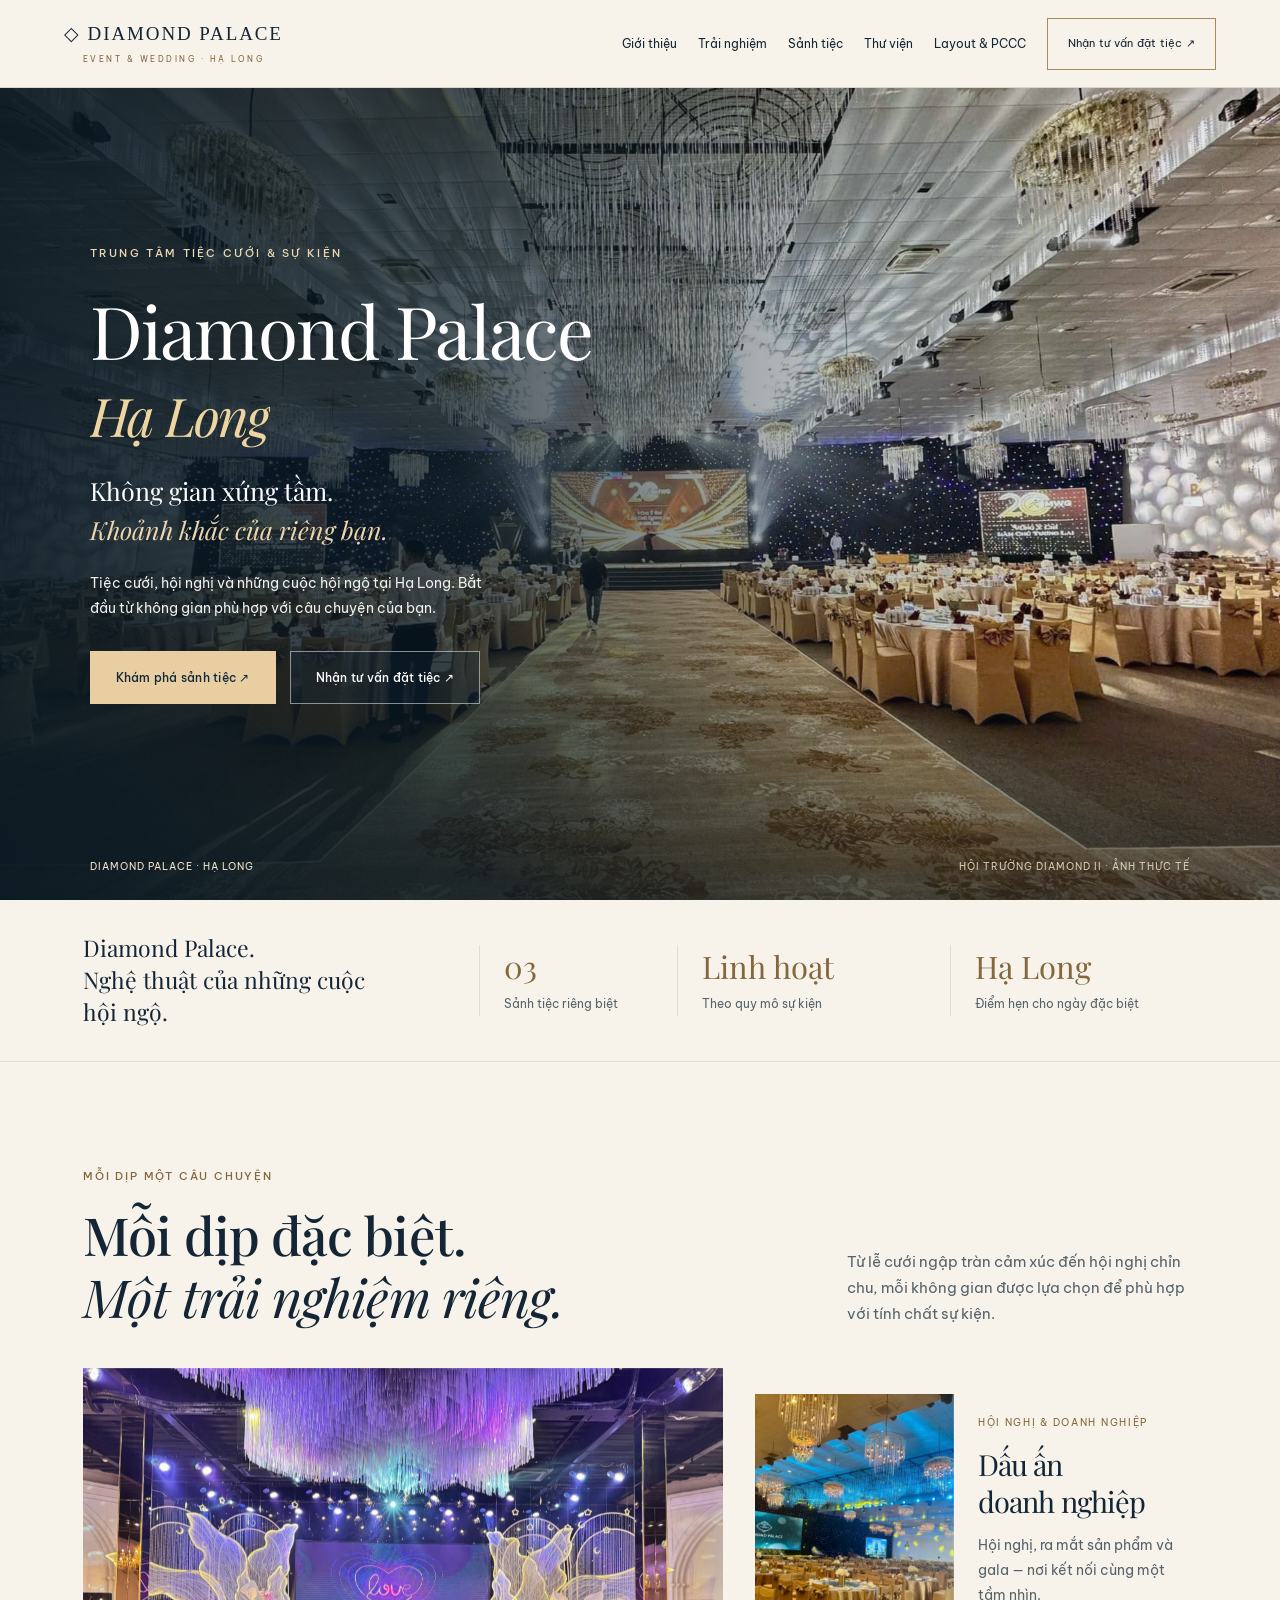
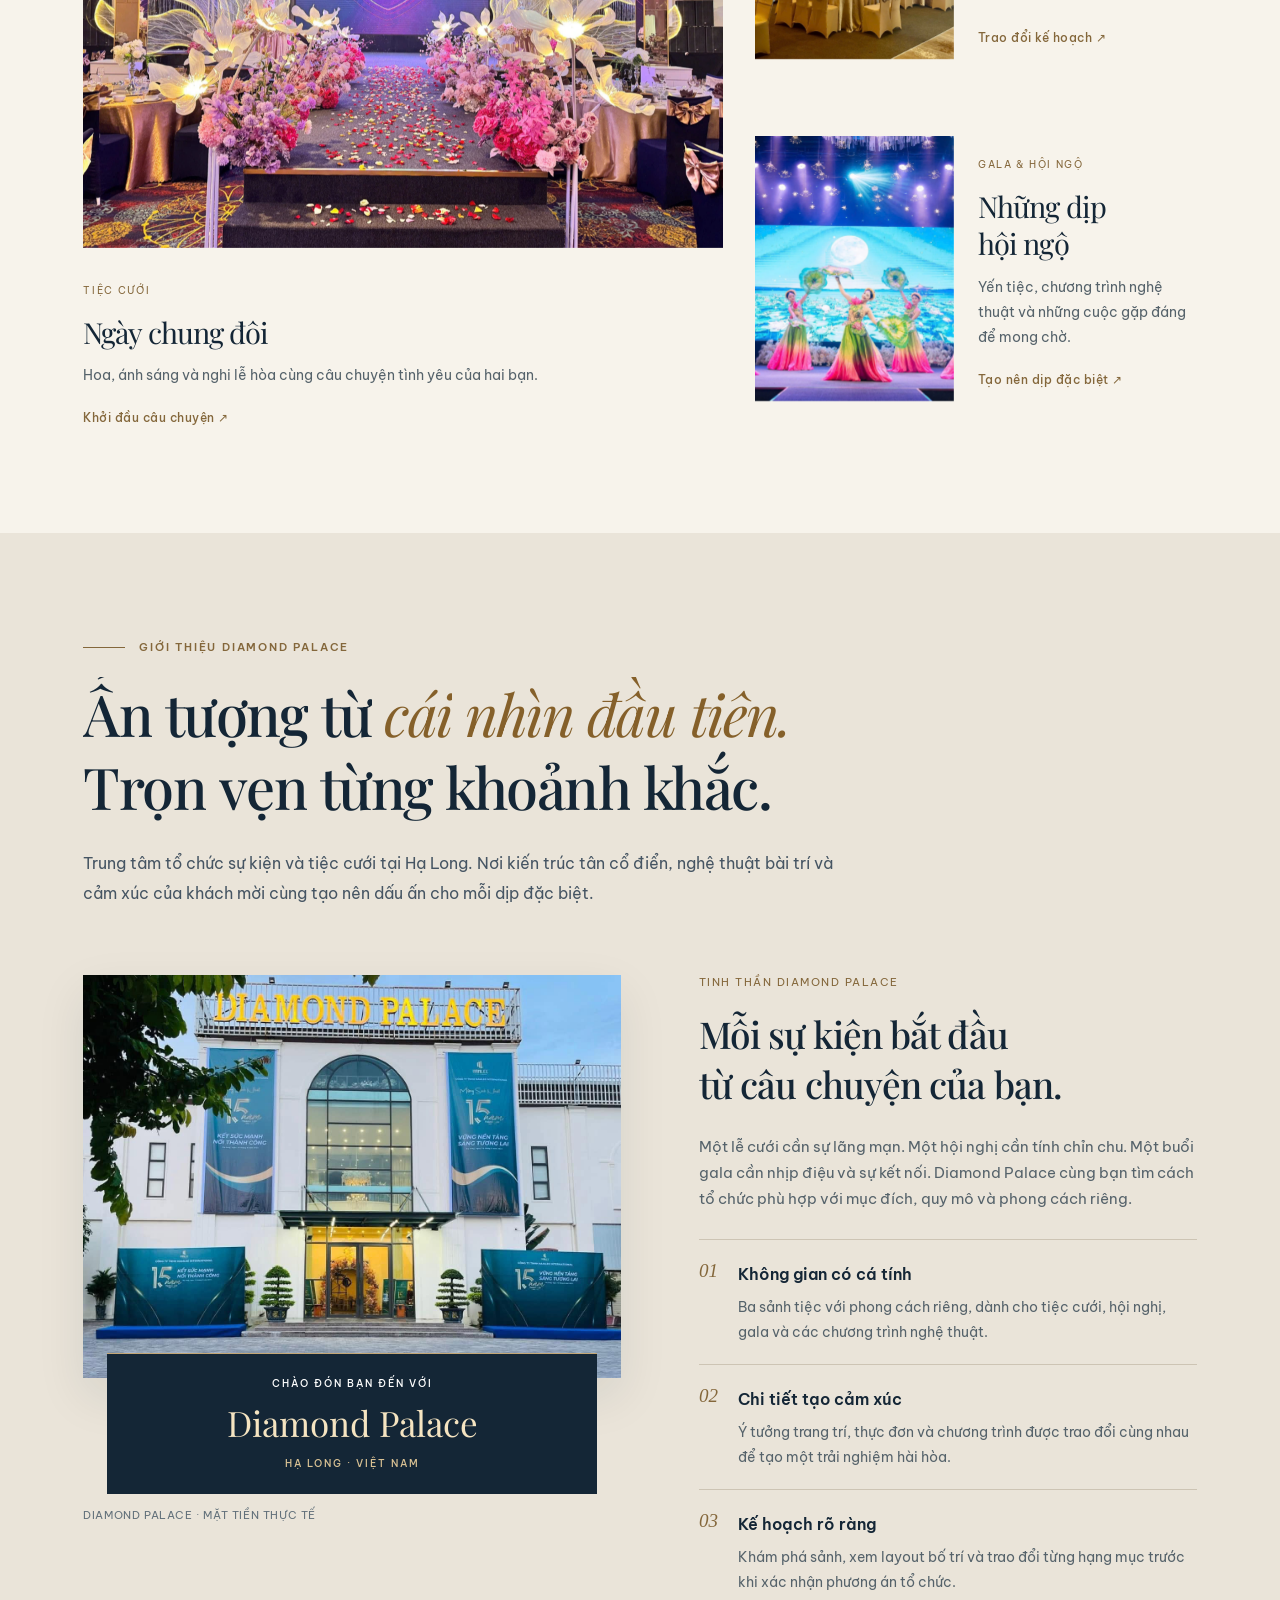
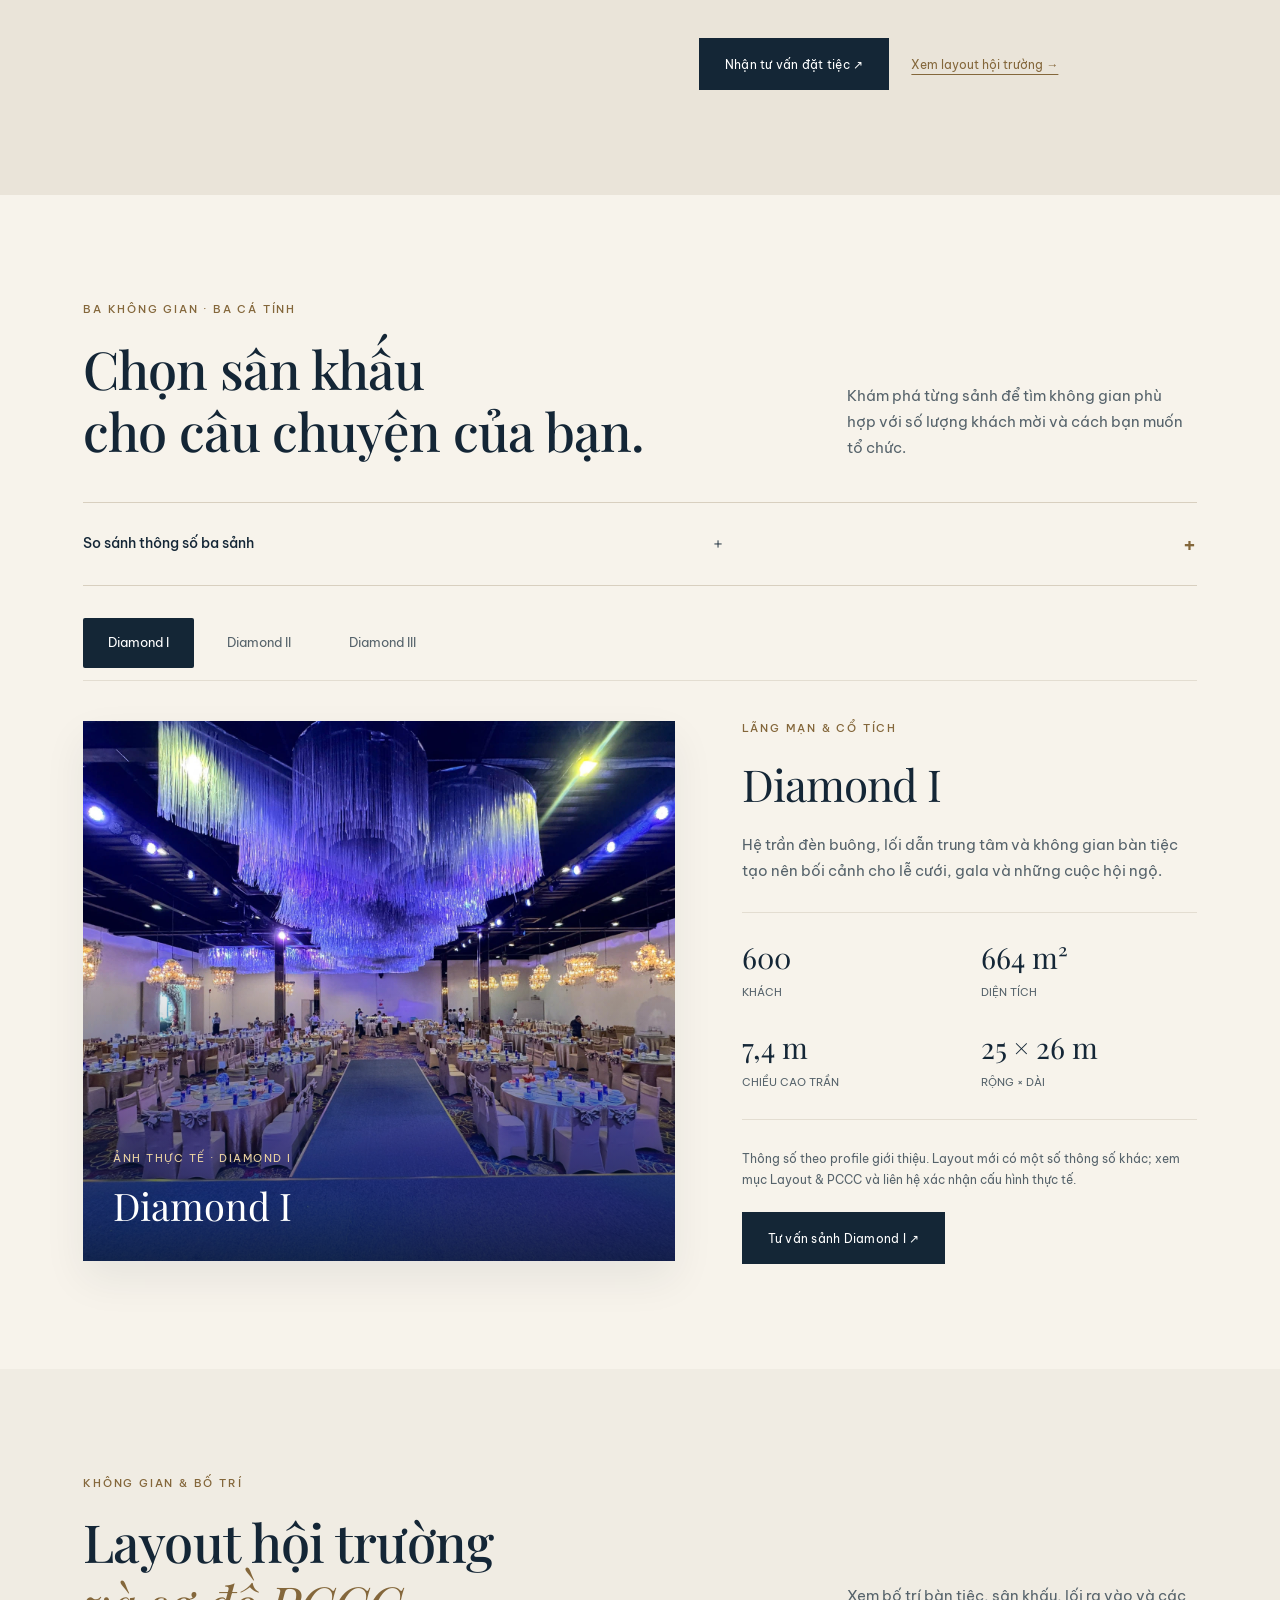
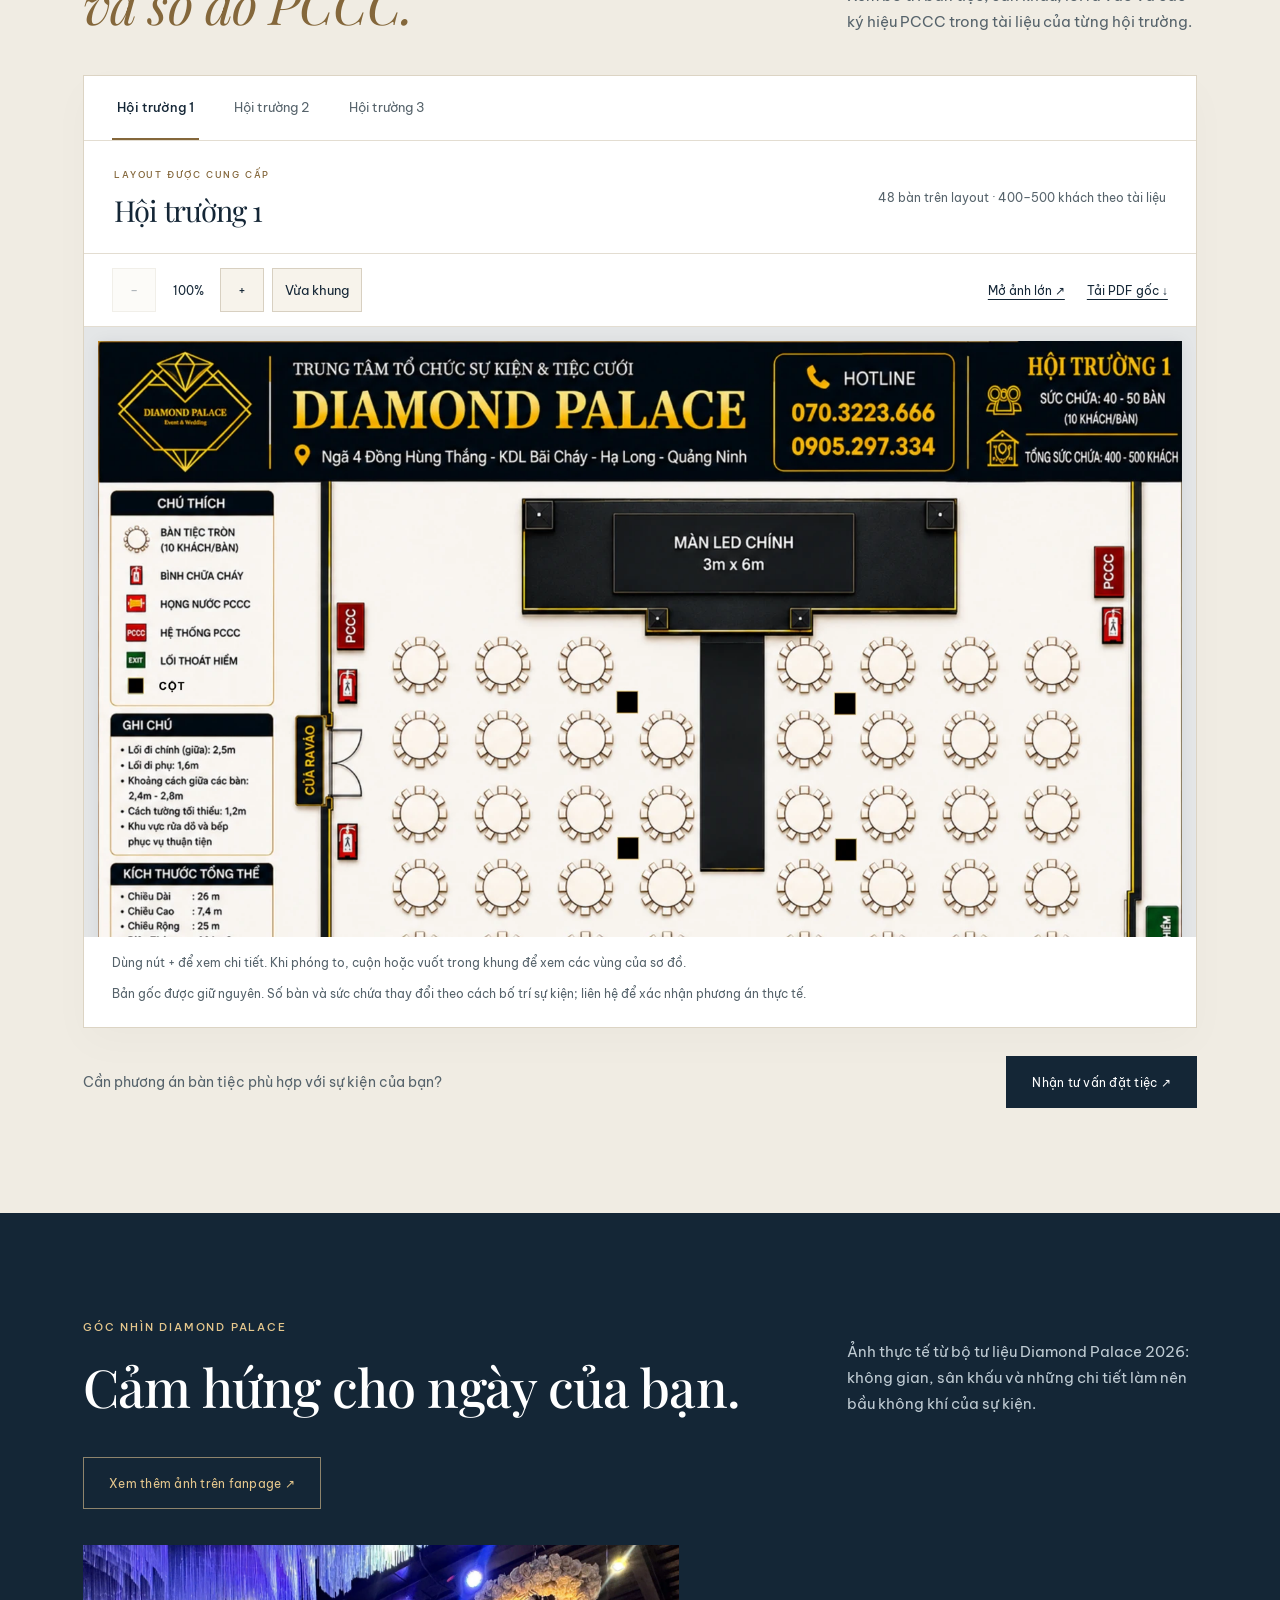
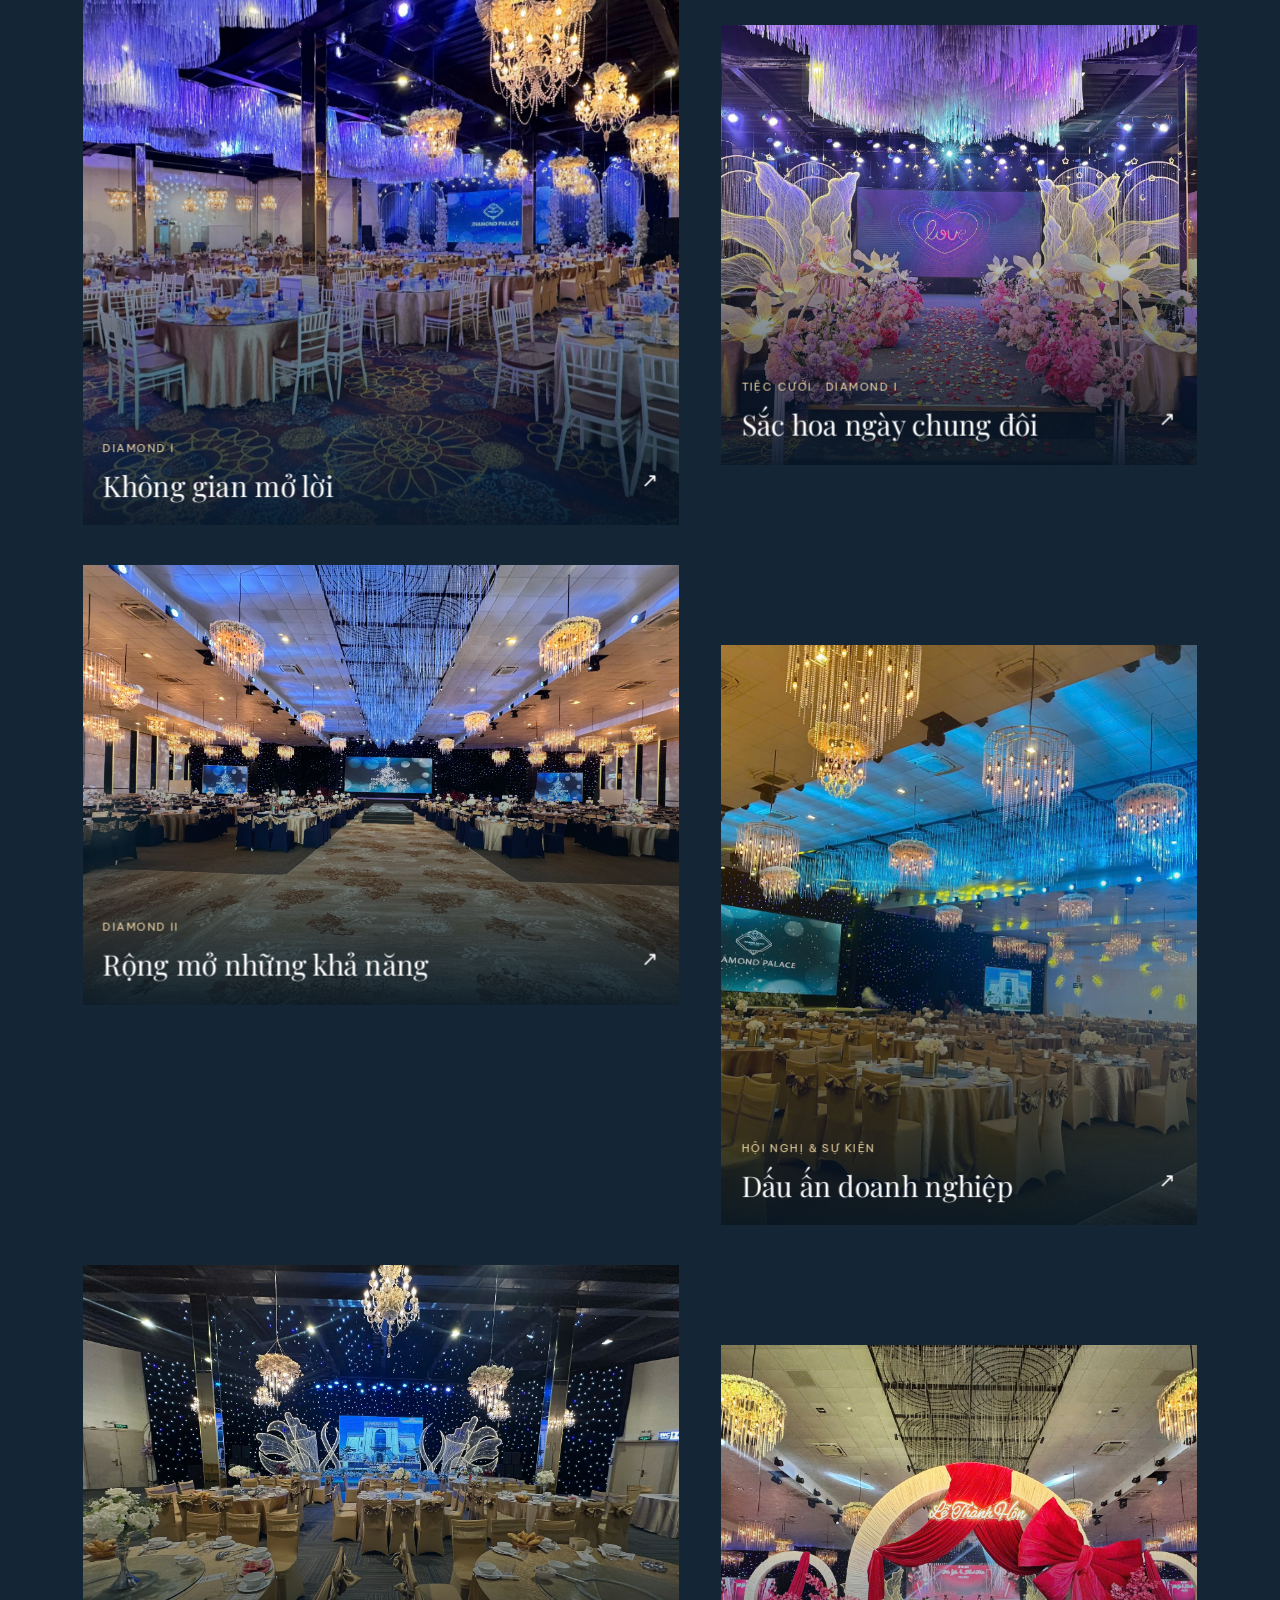
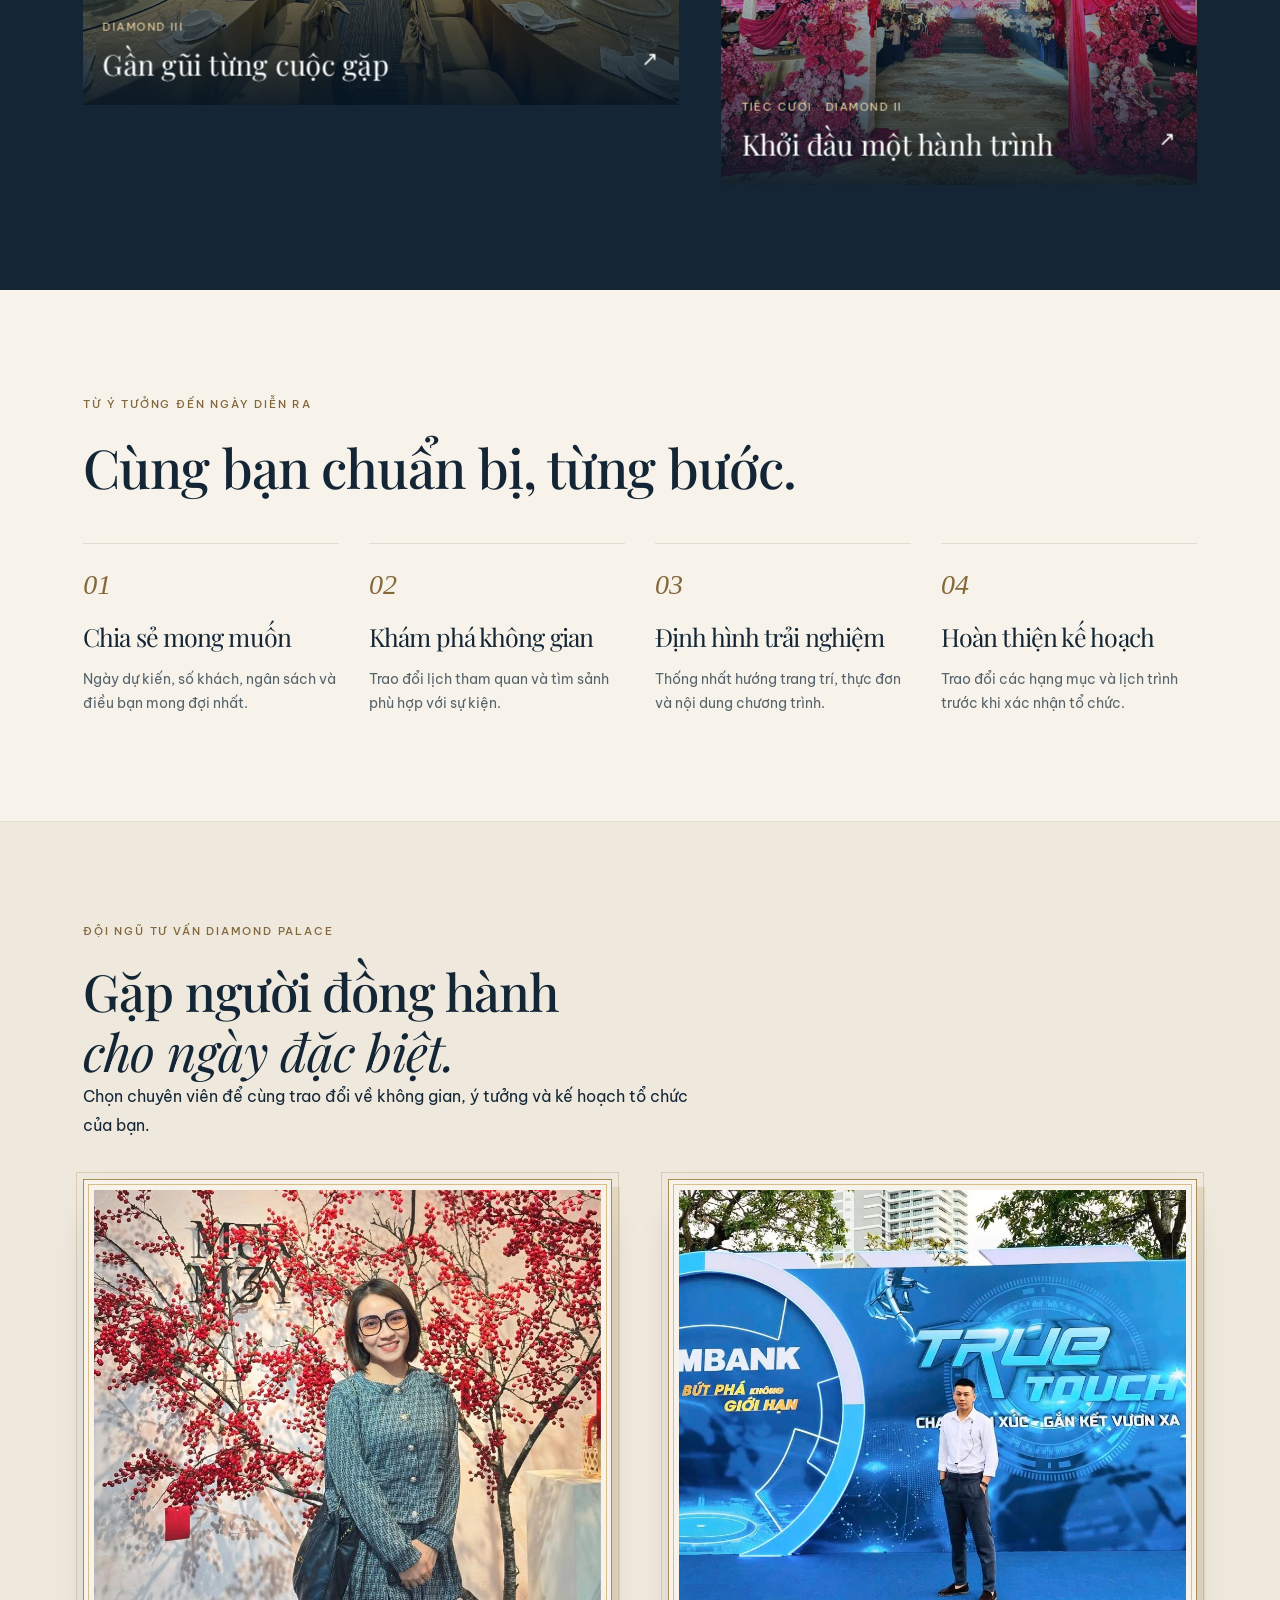
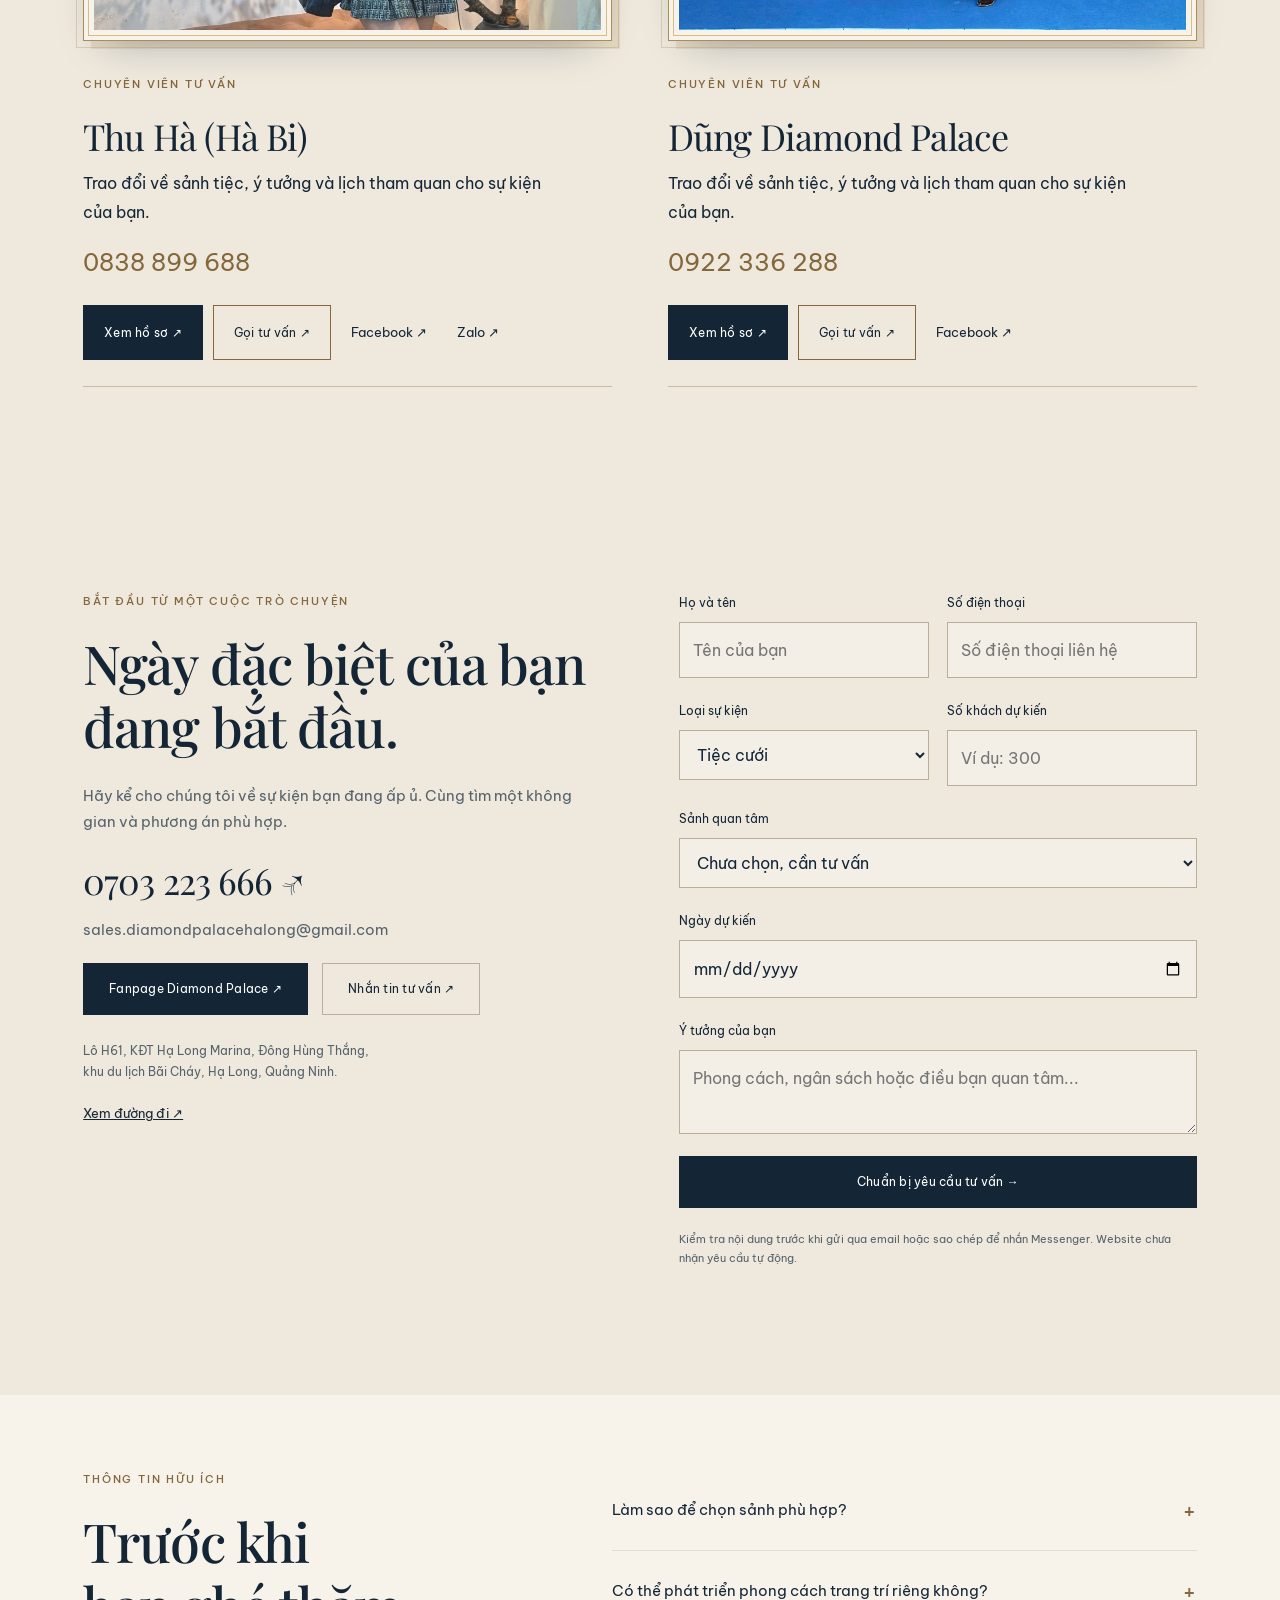
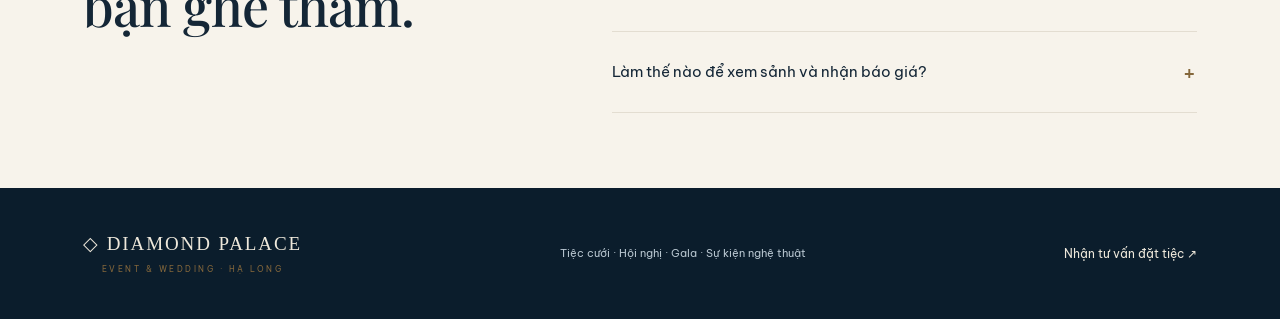
<file: index.html>
<!doctype html><html lang="vi"><head><meta charset="utf-8"><meta name="viewport" content="width=device-width,initial-scale=1,viewport-fit=cover"><meta name="theme-color" content="#172c2a"><title>Diamond Palace Hạ Long | Trung tâm tiệc cưới & sự kiện</title><meta name="description" content="Khám phá Diamond Palace tại Hạ Long. Ba sảnh tiệc cho tiệc cưới, hội nghị, gala và sự kiện doanh nghiệp. Tư vấn đặt tiệc 0703 223 666."><link rel="canonical" href="https://dovantom123.github.io/diamond-palace/"><meta property="og:type" content="website"><meta property="og:locale" content="vi_VN"><meta property="og:title" content="Diamond Palace Hạ Long | Tiệc cưới & sự kiện"><meta property="og:description" content="Khám phá ba sảnh tiệc, ảnh thực tế và layout hội trường. Liên hệ tư vấn đặt tiệc tại Diamond Palace Hạ Long."><meta property="og:url" content="https://dovantom123.github.io/diamond-palace/"><meta property="og:image" content="https://dovantom123.github.io/diamond-palace/assets/diamond-palace-facade.jpg"><meta name="twitter:card" content="summary_large_image"><script type="application/ld+json">{"@context": "https://schema.org", "@type": "LocalBusiness", "@id": "https://dovantom123.github.io/diamond-palace/#business", "name": "Diamond Palace Hạ Long", "url": "https://dovantom123.github.io/diamond-palace/", "telephone": "+84703223666", "email": "sales.diamondpalacehalong@gmail.com", "image": "https://dovantom123.github.io/diamond-palace/assets/diamond-palace-facade.jpg", "address": {"@type": "PostalAddress", "streetAddress": "Lô H61, KĐT Hạ Long Marina, Đông Hùng Thắng, Bãi Cháy", "addressLocality": "Hạ Long", "addressRegion": "Quảng Ninh", "addressCountry": "VN"}, "sameAs": ["https://www.facebook.com/DiamondPalaceHaLong"]}</script><style>@font-face {
  font-family: 'Be Vietnam Pro';
  font-style: normal;
  font-weight: 400;
  font-display: swap;
  src: url(assets/font-0.woff) format('woff');
}@font-face {
  font-family: 'Be Vietnam Pro';
  font-style: normal;
  font-weight: 500;
  font-display: swap;
  src: url(assets/font-1.woff) format('woff');
}@font-face {
  font-family: 'Be Vietnam Pro';
  font-style: normal;
  font-weight: 600;
  font-display: swap;
  src: url(assets/font-2.woff) format('woff');
}@font-face {
  font-family: 'Playfair Display';
  font-style: italic;
  font-weight: 400;
  font-display: swap;
  src: url(assets/font-3.woff) format('woff');
}@font-face {
  font-family: 'Playfair Display';
  font-style: normal;
  font-weight: 400;
  font-display: swap;
  src: url(assets/font-4.woff) format('woff');
}@font-face {
  font-family: 'Playfair Display';
  font-style: normal;
  font-weight: 500;
  font-display: swap;
  src: url(assets/font-5.woff) format('woff');
}:root{--ink:#11273a;--cream:#faf8f3;--gold:#886834;--gold-light:#e5c78d;--muted:#596770;--line:#e3ddd1;--ease:cubic-bezier(.22,1,.36,1)}*{box-sizing:border-box}html{scroll-behavior:smooth;scroll-padding-top:105px}body{margin:0;background:var(--cream);color:var(--ink);font:15px/1.85 'Be Vietnam Pro',Arial,sans-serif;-webkit-font-smoothing:antialiased}button,input,select,textarea{font:inherit}a{color:inherit;text-decoration:none}button,a{touch-action:manipulation}button{cursor:pointer}button:disabled{cursor:default}h1,h2,h3,.phone{font-family:'Playfair Display',Georgia,serif;font-weight:400;line-height:1.18;letter-spacing:-.9px;text-wrap:balance;margin:0}h1{font-size:clamp(48px,6.2vw,88px)}h2{font-size:clamp(35px,4.2vw,59px)}h3{font-size:30px}p{margin:0;text-wrap:pretty}h4{margin:0}img{max-width:100%}a:focus-visible,button:focus-visible,input:focus-visible,textarea:focus-visible,select:focus-visible,[tabindex]:focus-visible{outline:3px solid #b58a43;outline-offset:5px}.wrap{max-width:1370px;padding:0 6.5%;margin:auto}.eyebrow{font-size:11px;letter-spacing:2.4px;color:var(--gold);font-weight:500;margin-bottom:20px;text-transform:uppercase}.btn{display:inline-flex;align-items:center;justify-content:center;gap:18px;min-height:52px;padding:13px 25px;border:1px solid var(--ink);background:var(--ink);color:#fff;font-size:12px;letter-spacing:.25px;border-radius:2px;transition:transform .25s var(--ease),background .2s,box-shadow .2s}.btn:hover{background:#26465b;box-shadow:0 8px 22px #11273a1a;transform:translateY(-2px)}.btn:active{transform:none}.btn.light{background:transparent;color:var(--ink);border-color:#b7ae9d}.btn.light:hover{background:#e9e2d5}header{height:90px;position:sticky;top:0;z-index:30;background:#faf8f3f5;padding:0 5%;display:flex;align-items:center;justify-content:space-between;border-bottom:1px solid var(--line);transition:box-shadow .25s;backdrop-filter:blur(16px)}header.scrolled{box-shadow:0 5px 25px #11273a0d}.brand{font:20px/1.2 Georgia,serif;letter-spacing:1.9px;white-space:nowrap}.brand small{display:block;margin-top:8px;font:8px 'Be Vietnam Pro',Arial;letter-spacing:2.5px;color:var(--gold);text-align:center}nav{display:flex;gap:24px;align-items:center;font-size:12px}nav>a:not(.btn){padding:12px 0;position:relative}nav>a:not(.btn):after{content:'';position:absolute;left:0;right:0;bottom:6px;height:1px;background:var(--gold);transform:scaleX(0);transform-origin:left;transition:transform .25s}nav>a:hover:after,nav>a[aria-current]:after{transform:scaleX(1)}header .btn{background:transparent;border-color:#a78b58;color:var(--ink);padding:11px 20px;font-size:11px}.menu{display:none;border:0;background:none;color:var(--ink);min-width:48px;min-height:48px;font-size:25px}.skip{position:fixed;top:-100px;background:white;padding:12px;z-index:100}.skip:focus{top:8px;left:8px}.hero{position:relative;isolation:isolate;min-height:760px;height:calc(100svh - 90px);max-height:960px;background:var(--ink);overflow:hidden}.hero-photo{position:absolute;inset:0;z-index:-1}.hero-photo>img{position:absolute;inset:0;width:100%;height:100%;object-fit:cover;object-position:center 55%}.hero-photo:after{content:'';position:absolute;inset:0;background:linear-gradient(90deg,#061726de 0%,#061726a1 45%,#06172626 100%),linear-gradient(0deg,#061726aa,transparent 40%)}.hero-copy{height:100%;min-height:inherit;padding:100px 7% 120px;display:flex;flex-direction:column;justify-content:center;align-items:flex-start;color:white;max-width:1120px}.hero-copy .eyebrow{color:#edd9b0;letter-spacing:3px;margin-bottom:26px}.hero h1{max-width:940px;color:#fff;line-height:1.15;text-shadow:0 4px 35px #0002}.hero h1 em{font-weight:400;color:#edd5a3}.hero-copy>p{max-width:455px;color:#f2f3f3;font-size:15px;margin:28px 0 34px;line-height:1.9}.hero-actions{display:flex;gap:14px;flex-wrap:wrap}.hero .btn{background:#e8cea0;border-color:#e8cea0;color:#14283b;font-weight:500}.hero .btn.light{border-color:#ffffff80;color:white;background:#10243855}.hero .btn:hover{background:#f3e4c9}.hero .btn.light:hover{background:#ffffff20}.photo-label{position:absolute;left:7%;right:7%;bottom:28px;display:flex;justify-content:space-between;gap:20px;font-size:10px;color:#f2e6cf;letter-spacing:2px}.hero-credit{font-size:9px;opacity:.75;letter-spacing:1px}.intro-strip{display:grid;grid-template-columns:1.5fr 1fr 1.2fr 1fr;align-items:center;gap:25px;padding-top:36px;padding-bottom:36px;border-bottom:1px solid var(--line)}.intro-strip>p{font:23px/1.4 'Playfair Display',Georgia}.stat{padding-left:24px;border-left:1px solid var(--line)}.stat strong{font:35px/1.4 'Playfair Display',Georgia;display:block;color:var(--gold)}.stat span{font-size:11px;color:var(--muted)}section{padding:100px 0}.section-top{display:flex;align-items:end;justify-content:space-between;gap:50px;margin-bottom:42px}.section-top>p{max-width:350px;color:var(--muted);font-size:14px}.services{display:grid;grid-template-columns:repeat(3,1fr);gap:24px}.service{background:white;border:1px solid #e8e2d7;display:block;transition:box-shadow .3s,transform .4s var(--ease);overflow:hidden}.service img{width:100%;height:340px;object-fit:cover;display:block;transition:transform .7s var(--ease)}.service-copy{position:relative;background:white;padding:28px 27px 30px;min-height:255px}.service-copy>span{font-size:10px;letter-spacing:2px;color:var(--gold)}.service-copy h3{margin:14px 0 15px;font-size:30px;line-height:1.3}.service-copy p{font-size:13px;color:var(--muted)}.service-copy b{display:block;font-size:11px;font-weight:500;letter-spacing:.5px;color:var(--gold);margin-top:23px}.service:hover{transform:translateY(-5px);box-shadow:0 16px 35px #11273a10}.service:hover img{transform:scale(1.025)}.about-premium{background:#eee9df}.about-heading{max-width:1000px;margin-bottom:56px}.about-heading h2{font-size:clamp(39px,4.8vw,68px);line-height:1.22}.about-heading h2 em{color:var(--gold);font-weight:400}.about-heading>p{max-width:700px;margin-top:25px;font-size:15px;color:var(--muted)}.about-editorial{display:grid;grid-template-columns:1fr 1fr;gap:8%;align-items:center}.about-figure{margin:0;position:relative}.about-figure>img{width:100%;height:640px;object-fit:cover;display:block;border-radius:230px 230px 2px 2px}.about-figure:after{content:'';position:absolute;inset:0 0 30px;background:linear-gradient(0deg,#061726b3,transparent 55%);border-radius:230px 230px 2px 2px;pointer-events:none}.about-figure figcaption{font-size:9px;color:#62707a;letter-spacing:1.2px;padding-top:13px}.about-image-title{position:absolute;left:30px;bottom:70px;z-index:1;font:37px/1.25 'Playfair Display',Georgia;color:white;text-shadow:0 2px 20px #0004}.about-index{font-size:10px;letter-spacing:1.8px;color:var(--gold)}.about-content h3{font-size:39px;margin:20px 0 25px}.about-content>p{font-size:14px;color:var(--muted)}.about-values{margin-top:27px}.about-values article{display:flex;gap:20px;border-top:1px solid #cdc4b4;padding:20px 0}.about-values article>span{font:italic 23px Georgia;color:var(--gold)}.about-values h4{font-size:15px;font-weight:500;margin-bottom:7px}.about-values p{font-size:13px;color:var(--muted)}.about-actions{display:flex;gap:22px;align-items:center;flex-wrap:wrap;margin-top:24px}.about-text-link{font-size:12px;color:var(--gold);text-decoration:underline;text-underline-offset:5px}.tabs{display:flex;gap:8px;border-bottom:1px solid var(--line);padding-bottom:12px;margin-bottom:38px}.tabs button{min-height:50px;border:1px solid transparent;background:none;color:var(--muted);padding:12px 24px;font-size:13px;border-radius:2px;transition:background .2s}.tabs button[aria-selected=true]{background:var(--ink);color:#fff}.tabs button:hover{border-color:var(--line)}.hall{display:grid;grid-template-columns:1.25fr 1fr;gap:6%;align-items:center}.hall-visual{position:relative;overflow:hidden;isolation:isolate}.hall-visual>img{width:100%;height:540px;object-fit:cover;display:block}.hall-visual:after{content:'';position:absolute;inset:0;background:linear-gradient(0deg,#061726cf,transparent 55%)}.hall-caption{position:absolute;bottom:30px;left:30px;right:30px;color:#fff;z-index:1}.hall-caption small{font-size:9px;color:#edd5a3;letter-spacing:1.5px}.hall-caption strong{display:block;font:38px 'Playfair Display',Georgia;margin-top:10px}.hall h3{font-size:44px;margin-bottom:22px}.hall p{font-size:14px;color:var(--muted)}.hall-stats{display:grid;grid-template-columns:1fr 1fr;gap:24px;padding:25px 0;margin:28px 0;border-top:1px solid var(--line);border-bottom:1px solid var(--line)}.hall-stats strong{font:29px 'Playfair Display',Georgia;display:block}.hall-stats span{font-size:10px;color:var(--muted)}.hall-note{font-size:11px!important;margin-bottom:22px}.layout-section{background:#f0ece3}.layout-section h2 em{font-weight:400;color:var(--gold)}.layout-shell{background:#fff;border:1px solid #dcd4c4;box-shadow:0 15px 40px #11273a06}.layout-tabs{display:flex;gap:30px;padding:0 28px;border-bottom:1px solid var(--line)}.layout-tabs button{border:0;border-bottom:2px solid transparent;min-height:64px;background:none;padding:15px 5px;color:var(--muted);font-size:13px}.layout-tabs button[aria-selected=true]{border-color:var(--gold);color:var(--ink);font-weight:500}.plan-summary{display:flex;align-items:center;justify-content:space-between;gap:30px;padding:26px 30px}.plan-summary .eyebrow{display:block;font-size:9px;margin-bottom:10px}.plan-summary h3{font-size:29px}.plan-summary p{font-size:12px;color:var(--muted);max-width:440px}.plan-tools{display:flex;gap:22px;align-items:center;flex-wrap:wrap;padding:14px 28px;border-block:1px solid var(--line)}.plan-tools>a{font-size:12px;text-decoration:underline;text-underline-offset:4px}.zoom-controls{display:flex;gap:8px;align-items:center;margin-right:auto}.zoom-controls button{min-width:44px;min-height:44px;border:1px solid #d8d0c1;background:var(--cream);padding:8px 12px;color:var(--ink);font-size:13px}.zoom-controls button:disabled{opacity:.35}.zoom-controls output{min-width:48px;text-align:center;font-size:12px}.plan-viewport{height:610px;max-height:70vh;overflow:auto;overscroll-behavior:contain;background:#e4e6e7;padding:14px}.plan-viewport img{display:block;width:100%;height:auto;max-width:none;box-shadow:0 2px 15px #11273a14}.plan-help{padding:15px 28px 0;font-size:11px;color:var(--muted)}.plan-note{padding:10px 28px 23px;font-size:11px;color:var(--muted)}.layout-bottom{display:flex;justify-content:space-between;align-items:center;gap:30px;margin-top:28px}.layout-bottom p{font-size:14px;color:var(--muted)}.gallery-section{background:var(--ink);color:#fff}.gallery-section .eyebrow{color:#e5c78d}.gallery-section .section-top>p{color:#bfcbd3}.gallery-section>.wrap>.btn{color:#e5c78d;border-color:#8e846c;margin-bottom:36px!important}.gallery{display:grid;grid-template-columns:1fr 1.3fr 1fr;gap:20px;align-items:start}.gallery button{border:0;padding:0;position:relative;overflow:hidden;background:#193246;text-align:left;isolation:isolate}.gallery button:nth-child(2){margin-top:55px}.gallery button:nth-child(3){margin-top:110px}.gallery img{display:block;width:100%;height:440px;object-fit:cover;transition:transform .7s var(--ease)}.gallery button:after{content:'';position:absolute;inset:0;background:linear-gradient(0deg,#061726ed,transparent 65%)}.gallery button>span{position:absolute;bottom:30px;left:25px;right:25px;z-index:1;font:27px/1.3 'Playfair Display',Georgia;color:#fff}.gallery small{display:block;font:9px 'Be Vietnam Pro',Arial;letter-spacing:1.5px;color:#edd5a3;margin-bottom:12px}.gallery b{font:20px Arial;float:right}.gallery button:hover img{transform:scale(1.04)}.concept-note{font-size:9px!important;margin-top:12px}.process{border-bottom:1px solid var(--line)}.steps{display:grid;grid-template-columns:repeat(4,1fr);gap:30px;margin-top:45px}.steps article{border-top:1px solid var(--line);padding-top:25px}.steps span{font:italic 27px Georgia;color:var(--gold)}.steps h3{font-size:24px;margin:20px 0 15px}.steps p{font-size:13px;color:var(--muted)}.contact{background:#eae3d6}.contact-grid{display:grid;grid-template-columns:1fr 1fr;gap:10%}.contact h2{font-size:clamp(36px,3.9vw,55px);margin-bottom:25px}.contact p{font-size:14px;color:var(--muted)}.phone{font-size:36px;display:inline-block;margin:24px 0 15px}.contact address{font-style:normal;font-size:12px;color:var(--muted);margin-top:25px}.contact a[href^='mailto']{overflow-wrap:anywhere}form{display:grid;grid-template-columns:1fr 1fr;gap:22px 18px}label{font-size:12px;display:flex;flex-direction:column;gap:9px}input,textarea,select{font-size:16px;width:100%;background:#ffffff42;border:1px solid #b9ae98;border-radius:2px;padding:13px;min-height:50px;color:var(--ink);transition:background .2s,border-color .2s}input:focus,textarea:focus,select:focus{background:#fff;border-color:var(--gold)}textarea{resize:vertical}.full{grid-column:1/-1}.form-note{font-size:11px!important}.faq{padding:75px 0}.faq-grid{display:grid;grid-template-columns:1fr 1.4fr;gap:10%}details{border-bottom:1px solid var(--line);padding:17px 0}summary{min-height:46px;list-style:none;display:flex;align-items:center;justify-content:space-between;gap:20px;cursor:pointer;font-size:14px}summary::-webkit-details-marker{display:none}summary:after{content:'+';font-size:24px;color:var(--gold)}details[open] summary:after{content:'−'}details p{font-size:13px;color:var(--muted);padding:14px 0 5px}footer{padding:45px 0;background:#0b1d2c;color:#eee8db}.footer-row{display:flex;justify-content:space-between;align-items:center;gap:25px}footer p{font-size:11px;color:#b8c6d0}.mobile-call{display:none}.to-top{position:fixed;bottom:24px;right:22px;width:46px;height:46px;border:1px solid #d4c8b4;border-radius:50%;background:var(--cream);color:var(--ink);z-index:20;box-shadow:0 3px 18px #11273a10;visibility:hidden;opacity:0;transform:translateY(8px);transition:opacity .2s,transform .2s,visibility .2s}.to-top.show{visibility:visible;opacity:1;transform:none}dialog{border:0;padding:16px;max-width:94vw;max-height:94vh;background:#0b1d2c;border-radius:3px}dialog::backdrop{background:#03101ced}dialog img{display:block;max-height:79vh;max-width:85vw;object-fit:contain}dialog button{display:block;margin:0 0 12px auto;min-height:44px;border:1px solid #ddc295;background:none;color:white;padding:8px 18px}.reveal{transition:opacity .7s var(--ease),transform .7s var(--ease)}.reveal.pending{opacity:0;transform:translateY(18px)}.reveal.visible{opacity:1;transform:none}.hero-copy>h1{animation:intro .9s var(--ease) both}.hero-copy>p,.hero-actions{animation:intro 1.1s .08s var(--ease) both}@keyframes intro{from{opacity:0;transform:translateY(18px)}to{opacity:1;transform:none}}
@media(min-width:761px) and (max-width:1100px){header{padding:0 3%}.brand{font-size:16px}nav{gap:14px;font-size:11px}header .btn{padding:10px 14px;font-size:10px}.hero h1{font-size:68px}.hero{min-height:720px}.service img{height:290px}.service-copy{padding:24px 20px;min-height:280px}.service h3{font-size:27px}.about-editorial{gap:6%}.about-content h3{font-size:32px}.about-figure>img{height:690px}.gallery img{height:390px}.gallery button>span{font-size:23px}}
@media(max-width:760px){html{scroll-padding-top:86px}header{height:74px;padding:0 6%}.brand{font-size:17px}.brand small{font-size:7px;letter-spacing:2px}.menu{display:block}nav{display:none;position:absolute;left:0;right:0;top:74px;padding:22px;background:var(--cream);border-bottom:1px solid var(--line);box-shadow:0 20px 30px #11273a10;max-height:calc(100dvh - 74px);overflow:auto}nav.open{display:flex;flex-direction:column;align-items:stretch;gap:8px}nav>a:not(.btn){padding:12px 10px;min-height:46px;font-size:14px}nav>.btn{margin-top:8px}.wrap{padding:0 7%}.hero{height:calc(100svh - 74px);min-height:690px;max-height:880px}.hero h1{font-size:clamp(44px,10vw,68px);line-height:1.22;letter-spacing:-1px}.hero-copy{padding:65px 8% 100px}.hero-copy .eyebrow{font-size:10px;letter-spacing:1.8px}.hero-copy>p{font-size:14px;max-width:360px;margin:24px 0 28px}.hero-photo>img{object-position:57% center}.hero-photo:after{background:linear-gradient(90deg,#061726d9,#06172666),linear-gradient(0deg,#061726bf,transparent)}.hero-actions{gap:12px;flex-direction:column;align-items:flex-start}.hero .btn{font-size:11px;min-height:48px;padding:12px 20px}.photo-label{left:8%;right:8%;bottom:25px;font-size:8px;letter-spacing:1px}.intro-strip{grid-template-columns:repeat(3,1fr);gap:14px;padding-top:28px;padding-bottom:28px}.intro-strip>p{grid-column:1/-1;font-size:22px;padding-bottom:12px}.stat{padding-left:10px}.stat strong{font-size:25px}.stat span{font-size:9px;line-height:1.5;display:block}section{padding:65px 0}.eyebrow{font-size:10px;letter-spacing:1.8px}.section-top{display:block;margin-bottom:30px}.section-top>p{margin-top:22px;max-width:100%;font-size:14px}.services{grid-template-columns:1fr;gap:26px}.service img{height:360px}.service-copy{min-height:0;padding:25px}.service-copy h3{font-size:32px}.service-copy p{font-size:14px}.about-heading{margin-bottom:35px}.about-heading h2{font-size:39px}.about-heading>p{font-size:14px}.about-editorial{grid-template-columns:1fr;gap:36px}.about-figure>img{height:500px;border-radius:160px 160px 2px 2px}.about-figure:after{border-radius:160px 160px 2px 2px}.about-content h3{font-size:33px}.about-image-title{font-size:34px}.about-values h4{font-size:15px}.about-values p{font-size:13px}.about-actions{gap:20px}.tabs{gap:5px}.tabs button{flex:1;padding:12px 6px;font-size:12px}.hall{grid-template-columns:1fr;gap:30px}.hall-visual>img{height:380px}.hall h3{font-size:37px}.hall-caption strong{font-size:32px}.hall-stats{gap:22px}.layout-tabs{gap:0;padding:0 14px;justify-content:space-between}.layout-tabs button{font-size:11px;min-height:56px;padding:12px 5px}.plan-summary{display:block;padding:22px 18px}.plan-summary p{margin-top:13px}.plan-summary h3{font-size:27px}.plan-tools{padding:13px 16px;gap:14px 20px}.zoom-controls{width:100%;margin:0}.plan-viewport{height:430px;padding:6px}.plan-help{padding:14px 18px 0}.plan-note{padding:10px 18px 20px}.layout-bottom{display:block}.layout-bottom .btn{margin-top:18px;font-size:11px}.gallery{grid-template-columns:1fr 1fr;gap:14px}.gallery button:nth-child(1){grid-column:1/-1}.gallery button:nth-child(n){margin-top:0}.gallery img{height:330px}.gallery button:first-child img{height:440px}.gallery button>span{font-size:22px;left:18px;right:18px;bottom:24px}.gallery small{font-size:8px;letter-spacing:.8px}.gallery b{display:none}.steps{grid-template-columns:1fr 1fr;gap:30px 22px}.steps h3{font-size:24px}.contact-grid,.faq-grid{grid-template-columns:1fr;gap:38px}.contact h2{font-size:39px}.phone{font-size:31px}.contact-grid form{gap:20px 14px}.faq{padding-bottom:85px}.footer-row{flex-direction:column;align-items:flex-start}footer{padding-bottom:110px}.mobile-call{display:flex;align-items:center;justify-content:center;min-height:48px;position:fixed;z-index:25;bottom:calc(12px + env(safe-area-inset-bottom));left:16px;right:16px;background:#11273a;color:white;border:1px solid #d8bd87;border-radius:3px;font-size:12px;box-shadow:0 4px 20px #0617263b}.to-top{bottom:calc(77px + env(safe-area-inset-bottom));right:16px}dialog{padding:10px}dialog img{max-width:86vw}}
@media(max-width:380px){.hero h1{font-size:42px}.hero{min-height:710px}.hero-copy{padding-top:45px}.gallery{grid-template-columns:1fr}.gallery button:nth-child(1){grid-column:auto}.gallery img,.gallery button:first-child img{height:370px}form{grid-template-columns:1fr}.steps{grid-template-columns:1fr}.stat strong{font-size:23px}}
@media(prefers-reduced-motion:reduce){html{scroll-behavior:auto}*,*:before,*:after{animation:none!important;transition:none!important}.reveal.pending{opacity:1;transform:none}}
body{font-size:16px}.section-top>p,.about-content>p,.hall p,.contact p{font-size:15px}.service-copy p,.steps p,.about-values p,details p{font-size:14px}.plan-help,.plan-note,.hall-note{font-size:12px!important}.service-copy>span{font-size:11px}.gallery small{font-size:10px}@media(max-width:760px){.section-top>p,.about-content>p,.hall p,.contact p{font-size:15px}.gallery small{font-size:9px}}.lightbox-toolbar{display:flex;align-items:center;gap:20px;justify-content:space-between;color:white;padding-top:14px}.lightbox-toolbar button{margin:0;min-width:44px;min-height:44px}.lightbox-toolbar p{font-size:12px;color:#e9e0d0;text-align:center}dialog img{max-height:70vh}@media(max-width:760px){.lightbox-toolbar{gap:12px}.lightbox-toolbar p{font-size:11px}dialog img{max-height:62vh}}
/* Facade-led editorial identity */
.about-premium{background:linear-gradient(135deg,#f5f1e8,#eae4d8);position:relative;overflow:hidden}
.about-heading{max-width:1100px;margin-bottom:50px}
.about-heading .eyebrow{font-weight:600;display:flex;align-items:center;gap:14px}
.about-heading .eyebrow:before{content:'';width:42px;height:1px;background:var(--gold)}
.about-heading h2{font-size:clamp(36px,4.6vw,65px);font-weight:500;line-height:1.27;letter-spacing:-1.5px}
.about-heading h2 em{display:inline;color:#85602a;font-weight:500}
.about-heading>p{max-width:760px;color:#465563;line-height:1.9}
.about-editorial{grid-template-columns:1.14fr 1fr;gap:6%;align-items:start}
.about-figure{padding-bottom:108px;margin-top:7px}
.about-figure>img{height:auto;aspect-ratio:4/3;object-fit:contain;border-radius:3px;box-shadow:0 20px 50px #11273a1c}
.about-figure:after{inset:14px 14px auto;height:calc((100% - 138px));border:1px solid #ffffff70;border-radius:0;background:none}
.about-figure figcaption{font-size:10px;letter-spacing:1px;padding-top:18px}
.about-image-title{left:30px;right:30px;bottom:0;background:#11273a;color:#f5e4c1;padding:24px 28px;text-align:center;font-size:clamp(28px,3vw,40px);text-shadow:none;border-top:2px solid #c5a268;box-shadow:0 16px 35px #11273a20}
.about-image-title span,.about-image-title small{display:block;font:500 10px/1.6 'Be Vietnam Pro',sans-serif;letter-spacing:2px;color:#fff}
.about-image-title span{margin-bottom:9px}.about-image-title small{margin-top:11px;color:#dac294}
.about-content h3{font-size:clamp(30px,3vw,42px);font-weight:500;margin-top:15px;line-height:1.35}
.about-values h4{font-weight:600;font-size:16px}
.about-values article{transition:transform .3s var(--ease)}
.about-values article:hover{transform:translateX(5px)}
.about-content.reveal{transition-delay:.12s}
h1,h2{font-weight:500}
@media(min-width:761px){.about-content{padding-top:7px}}
@media(max-width:760px){.about-editorial{grid-template-columns:1fr;gap:38px}.about-heading h2{font-size:36px;letter-spacing:-.7px}.about-figure{padding-bottom:105px}.about-figure>img{height:auto;border-radius:3px}.about-figure:after{border-radius:0}.about-image-title{left:15px;right:15px;padding:23px 14px;font-size:32px}.about-heading{margin-bottom:30px}.about-content h3{font-size:32px}}
@media(prefers-reduced-motion:reduce){.about-values article:hover{transform:none}.about-content.reveal{transition-delay:0s}}
.about-figure figcaption{position:absolute;top:100%;left:0;padding-top:12px}.about-figure{padding-bottom:125px;margin-bottom:30px}
.hero{min-height:740px;max-height:960px}.hero-copy{max-width:100%;padding-top:80px;padding-bottom:115px}
.hero-photo>img{object-position:center}.hero-photo:after{background:linear-gradient(90deg,#0614215c,transparent 67%),linear-gradient(0deg,#06142199,transparent 30%)}
.hero .wedding-title{font-size:clamp(54px,5.7vw,82px);line-height:1.14;max-width:700px;letter-spacing:-1.5px;font-weight:500}
.wedding-title>span{display:block}.hero .wedding-title em{display:block;color:#eed4a1;font-size:.8em;margin-top:9px}
.wedding-tagline{font:26px/1.5 'Playfair Display',Georgia,serif;color:#fff;margin-top:26px}.wedding-tagline i{color:#ecd5ad}
.hero-copy>p{max-width:410px;margin:20px 0 30px;color:#f0f0ed}.hero .eyebrow{font-size:11px;letter-spacing:2.5px}
.hero-actions .btn{min-height:54px}.hero-credit{opacity:.85}
@media(max-width:760px){.hero{min-height:870px;height:auto;max-height:none}.hero-photo>img{object-position:76% center}.hero-photo:after{background:linear-gradient(180deg,#061421ef 0%,#061421dc 33%,#06142145 72%,#061421c9 100%)}.hero-copy{min-height:870px;justify-content:flex-start;padding:52px 7% 330px}.hero .wedding-title{font-size:clamp(40px,10.4vw,67px);letter-spacing:-1px;line-height:1.2}.hero .wedding-title em{font-size:.88em;margin-top:0}.hero .eyebrow{font-size:9px;letter-spacing:1.8px;margin-bottom:22px}.wedding-tagline{font-size:23px;margin-top:18px}.hero-copy>p{font-size:14px;margin:16px 0 23px;max-width:350px;line-height:1.8}.hero-actions{gap:10px;width:100%}.hero-actions .btn{padding:12px 17px;font-size:11px;min-height:48px}.photo-label{font-size:9px;letter-spacing:1px;bottom:24px}.hero-credit{max-width:160px;text-align:right;font-size:8px}}

.hero{perspective:1200px}.hero-copy{position:relative;z-index:3}.hero-photo{overflow:hidden}.hero-photo>img{inset:-4%;width:108%;height:108%;max-width:none;transform-origin:center center}
.hero-atmosphere{position:absolute;inset:0;z-index:1;pointer-events:none;background:radial-gradient(ellipse at 78% 24%,#f6d08a20,transparent 42%);mix-blend-mode:screen}
.hero-foreground{position:absolute;z-index:4;right:-5%;bottom:-12%;width:min(45vw,680px);pointer-events:none;transform-origin:bottom right;filter:drop-shadow(-8px -10px 22px #06142144)}
.hero-foreground img{display:block;width:100%;height:auto}.photo-label{z-index:6}
.motion-word{display:inline-block;overflow:clip;vertical-align:bottom;padding-bottom:.12em;margin-bottom:-.12em}
.motion-word>span{display:inline-block;transform-origin:50% 100%}
.about-figure{perspective:1200px}.about-figure>img{transform-origin:center;box-shadow:0 22px 55px #11273a24}
.service img,.gallery img{transform-origin:center;backface-visibility:hidden}.gallery button{perspective:1000px;transform-style:preserve-3d}
.gallery button>span{transform:translateZ(20px)}.gallery button:after{pointer-events:none}
@media(min-width:761px){.service:hover img{transform:none}}
@media(max-width:760px){.hero-foreground{width:65vw;bottom:-4%;right:-16%;opacity:.9}.hero-photo>img{inset:-3%;width:106%;height:106%}.hero-atmosphere{opacity:.55}.hero-copy{z-index:5}.hero-foreground{z-index:2}}
@media(prefers-reduced-motion:reduce){.hero-foreground,.hero-photo>img,.hero-copy,.about-figure>img,.gallery img,.motion-word>span{transform:none!important;opacity:1!important;visibility:visible!important}}

.hall-compare{margin:0 0 45px;padding:28px;background:#eee9df}.hall-compare h3{font-size:29px}.hall-compare p{font-size:14px;max-width:780px;margin:14px 0}.table-scroll{overflow:auto}.hall-compare table{border-collapse:collapse;width:100%;min-width:560px;font-size:14px}.hall-compare th,.hall-compare td{text-align:left;padding:15px 12px;border-bottom:1px solid #cfc6b6}.hall-compare caption{text-align:left;font-size:12px;color:#596770}.hall-compare>a{display:inline-block;margin-top:18px;font-size:13px;text-decoration:underline}.hall-compare td a{color:#745221;text-decoration:underline}.hall-compare td a:focus-visible{outline-offset:2px}.review-actions{display:flex;flex-wrap:wrap;gap:12px;margin:18px 0}#inquiry-review{border-top:1px solid #b7ae9d;padding-top:24px}#inquiry-review h3{font-size:27px;margin-bottom:14px}#inquiry-review p{font-size:13px}#inquiry-summary{width:100%;background:#fff;color:#11273a;padding:14px;border:1px solid #b7ae9d;line-height:1.7}#inquiry-review[hidden]{display:none}.eyebrow{font-size:12px}.stat span{font-size:12px}@media(max-width:760px){.hall-compare{padding:20px 16px}.hall-compare h3{font-size:26px}.hero{min-height:760px}.hero-copy{min-height:760px;padding-bottom:220px}.hero .wedding-title{font-size:clamp(39px,10.4vw,67px)}}
</style><link rel="stylesheet" href="assets/luxury-editorial.css"><link rel="stylesheet" href="assets/advisor.css"></head><body><a class="skip" href="#main">Đến nội dung chính</a><header><a href="#" class="brand">◇ DIAMOND PALACE<small>EVENT & WEDDING · HẠ LONG</small></a><button class="menu" aria-expanded="false" aria-controls="nav" aria-label="Mở menu">☰</button><nav id="nav"><a href="#about">Giới thiệu</a><a href="#services">Trải nghiệm</a><a href="#halls">Sảnh tiệc</a><a href="#gallery">Thư viện</a><a href="#layouts">Layout & PCCC</a><a class="btn" href="#contact">Nhận tư vấn đặt tiệc ↗</a></nav></header><main id="main"><div class="hero"><div class="hero-copy"><div class="eyebrow">TRUNG TÂM TIỆC CƯỚI & SỰ KIỆN</div><h1 class="wedding-title"><span>Diamond Palace</span><em>Hạ Long</em></h1><div class="wedding-tagline">Không gian xứng tầm.<br><i>Khoảnh khắc của riêng bạn.</i></div><p>Tiệc cưới, hội nghị và những cuộc hội ngộ tại Hạ Long. Bắt đầu từ không gian phù hợp với câu chuyện của bạn.</p><div class="hero-actions"><a class="btn" href="#halls">Khám phá sảnh tiệc ↗</a><a class="btn light" href="#contact">Nhận tư vấn đặt tiệc ↗</a></div></div><div class="hero-photo"><img src="assets/drive-hero.webp" alt="Toàn cảnh thực tế hội trường Diamond II, trần đèn pha lê và lối dẫn trung tâm" fetchpriority="high" width="1920" height="1440"><div class="photo-label"><span>DIAMOND PALACE · HẠ LONG</span><span class="hero-credit">HỘI TRƯỜNG DIAMOND II · ẢNH THỰC TẾ</span></div></div></div><div class="wrap intro-strip"><p>Diamond Palace.<br>Nghệ thuật của những cuộc hội ngộ.</p><div class="stat"><strong>03</strong><span>Sảnh tiệc riêng biệt</span></div><div class="stat"><strong>Linh hoạt</strong><span>Theo quy mô sự kiện</span></div><div class="stat"><strong>Hạ Long</strong><span>Điểm hẹn cho ngày đặc biệt</span></div></div>
<section id="services"><div class="wrap"><div class="section-top"><div><div class="eyebrow">MỖI DỊP MỘT CÂU CHUYỆN</div><h2>Mỗi dịp đặc biệt.<br><em>Một trải nghiệm riêng.</em></h2></div><p>Từ lễ cưới ngập tràn cảm xúc đến hội nghị chỉn chu, mỗi không gian được lựa chọn để phù hợp với tính chất sự kiện.</p></div><div class="services"><a href="#contact" class="service"><img src="assets/drive-wedding.webp" alt="Trang trí tiệc cưới thực tế tại hội trường Diamond I" loading="lazy" width="786" height="960" decoding="async"><div class="service-copy"><span>TIỆC CƯỚI</span><h3>Ngày chung đôi</h3><p>Hoa, ánh sáng và nghi lễ hòa cùng câu chuyện tình yêu của hai bạn.</p><b>Khởi đầu câu chuyện ↗</b></div></a><a href="#contact" class="service"><img src="assets/drive-corporate.webp" alt="Bố trí bàn tiệc và ánh sáng sự kiện tại Diamond II" loading="lazy" width="1484" height="1060" decoding="async"><div class="service-copy"><span>HỘI NGHỊ & DOANH NGHIỆP</span><h3>Dấu ấn doanh nghiệp</h3><p>Hội nghị, ra mắt sản phẩm và gala — nơi kết nối cùng một tầm nhìn.</p><b>Trao đổi kế hoạch ↗</b></div></a><a href="#contact" class="service"><img src="assets/drive-celebration.webp" alt="Chương trình biểu diễn trên sân khấu Diamond I" loading="lazy" width="1498" height="1050" decoding="async"><div class="service-copy"><span>GALA & HỘI NGỘ</span><h3>Những dịp hội ngộ</h3><p>Yến tiệc, chương trình nghệ thuật và những cuộc gặp đáng để mong chờ.</p><b>Tạo nên dịp đặc biệt ↗</b></div></a></div></div></section>
<section class="story about-premium" id="about"><div class="wrap"><div class="about-heading"><div class="eyebrow">GIỚI THIỆU DIAMOND PALACE</div><h2>Ấn tượng từ <em>cái nhìn đầu tiên.</em><br>Trọn vẹn từng khoảnh khắc.</h2><p>Trung tâm tổ chức sự kiện và tiệc cưới tại Hạ Long. Nơi kiến trúc tân cổ điển, nghệ thuật bài trí và cảm xúc của khách mời cùng tạo nên dấu ấn cho mỗi dịp đặc biệt.</p></div><div class="about-editorial"><figure class="about-figure"><img src="assets/diamond-palace-facade.jpg" alt="Mặt tiền thực tế Diamond Palace với cửa kính vòm, bảng hiệu vàng và lối vào trung tâm" loading="lazy" width="1280" height="960"><figcaption>DIAMOND PALACE · MẶT TIỀN THỰC TẾ</figcaption><div class="about-image-title"><span>CHÀO ĐÓN BẠN ĐẾN VỚI</span>Diamond Palace<small>HẠ LONG · VIỆT NAM</small></div></figure><div class="about-content"><span class="about-index">TINH THẦN DIAMOND PALACE</span><h3>Mỗi sự kiện bắt đầu<br>từ câu chuyện của bạn.</h3><p>Một lễ cưới cần sự lãng mạn. Một hội nghị cần tính chỉn chu. Một buổi gala cần nhịp điệu và sự kết nối. Diamond Palace cùng bạn tìm cách tổ chức phù hợp với mục đích, quy mô và phong cách riêng.</p><div class="about-values"><article><span>01</span><div><h4>Không gian có cá tính</h4><p>Ba sảnh tiệc với phong cách riêng, dành cho tiệc cưới, hội nghị, gala và các chương trình nghệ thuật.</p></div></article><article><span>02</span><div><h4>Chi tiết tạo cảm xúc</h4><p>Ý tưởng trang trí, thực đơn và chương trình được trao đổi cùng nhau để tạo một trải nghiệm hài hòa.</p></div></article><article><span>03</span><div><h4>Kế hoạch rõ ràng</h4><p>Khám phá sảnh, xem layout bố trí và trao đổi từng hạng mục trước khi xác nhận phương án tổ chức.</p></div></article></div><div class="about-actions"><a class="btn" href="#contact">Nhận tư vấn đặt tiệc ↗</a><a class="about-text-link" href="#layouts">Xem layout hội trường →</a></div></div></div></div></section><section id="halls"><div class="wrap"><div class="section-top"><div><div class="eyebrow">BA KHÔNG GIAN · BA CÁ TÍNH</div><h2>Chọn sân khấu<br>cho câu chuyện của bạn.</h2></div><p>Khám phá từng sảnh để tìm không gian phù hợp với số lượng khách mời và cách bạn muốn tổ chức.</p></div><details class="hall-comparison-disclosure"><summary>So sánh thông số ba sảnh <span aria-hidden="true">＋</span></summary><div class="hall-compare"><h3>So sánh nhanh ba sảnh</h3><p>Thông số dưới đây theo profile giới thiệu. Sức chứa thực tế cần xác nhận theo layout bàn tiệc và chương trình.</p><div class="table-scroll"><table><caption>Thông số sảnh theo profile</caption><thead><tr><th scope="col">Sảnh</th><th scope="col">Khách theo profile</th><th scope="col">Diện tích</th><th scope="col">Trao đổi phương án</th></tr></thead><tbody><tr><th scope="row">Diamond I</th><td>600</td><td>664 m²</td><td><a href="#contact" data-select-hall="Diamond I">Tư vấn Diamond I →</a></td></tr><tr><th scope="row">Diamond II</th><td>1.200</td><td>1.200 m²</td><td><a href="#contact" data-select-hall="Diamond II">Tư vấn Diamond II →</a></td></tr><tr><th scope="row">Diamond III</th><td>200</td><td>364 m²</td><td><a href="#contact" data-select-hall="Diamond III">Tư vấn Diamond III →</a></td></tr></tbody></table></div><a href="#layouts">Đối chiếu layout & PCCC gốc →</a></div></details><div class="tabs" role="tablist" aria-label="Chọn sảnh"><button id="tab-0" role="tab" aria-controls="hall-panel" aria-selected="true" data-hall="0">Diamond I</button><button id="tab-1" role="tab" aria-controls="hall-panel" aria-selected="false" data-hall="1" tabindex="-1">Diamond II</button><button id="tab-2" role="tab" aria-controls="hall-panel" aria-selected="false" data-hall="2" tabindex="-1">Diamond III</button></div><div id="hall-panel" class="hall" role="tabpanel" aria-labelledby="tab-0"><div class="hall-visual"><div class="hall-caption"><small id="hall-visual-label">ẢNH THỰC TẾ · DIAMOND I</small><strong id="hall-photo-title">Diamond I</strong></div><img id="hall-image" src="assets/drive-hall-1.webp" alt="Không gian thực tế hội trường Diamond I" loading="lazy" width="1254" height="1254" decoding="async"></div><div><div class="eyebrow" id="hall-tag">LÃNG MẠN & CỔ TÍCH</div><h3 id="hall-name">Diamond I</h3><p id="hall-desc">Hệ trần đèn buông, lối dẫn trung tâm và không gian bàn tiệc tạo nên bối cảnh cho lễ cưới, gala và những cuộc hội ngộ.</p><div class="hall-stats"><div><strong id="hall-guests">600</strong><span>KHÁCH</span></div><div><strong id="hall-area">664 m²</strong><span>DIỆN TÍCH</span></div><div><strong id="hall-height">7,4 m</strong><span>CHIỀU CAO TRẦN</span></div><div><strong id="hall-size">25 × 26 m</strong><span>RỘNG × DÀI</span></div></div><p class="hall-note">Thông số theo profile giới thiệu. Layout mới có một số thông số khác; xem mục Layout & PCCC và liên hệ xác nhận cấu hình thực tế.</p><a href="#contact" class="btn" id="hall-cta">Tư vấn sảnh Diamond I ↗</a></div></div></div></section>
<section id="layouts" class="layout-section"><div class="wrap"><div class="section-top"><div><div class="eyebrow">KHÔNG GIAN & BỐ TRÍ</div><h2>Layout hội trường<br><em>và sơ đồ PCCC.</em></h2></div><p>Xem bố trí bàn tiệc, sân khấu, lối ra vào và các ký hiệu PCCC trong tài liệu của từng hội trường.</p></div><div class="layout-shell"><div class="layout-tabs" role="tablist" aria-label="Chọn layout hội trường"><button id="plan-tab-1" role="tab" aria-selected="true" aria-controls="plan-panel" data-plan="1">Hội trường 1</button><button id="plan-tab-2" role="tab" aria-selected="false" aria-controls="plan-panel" tabindex="-1" data-plan="2">Hội trường 2</button><button id="plan-tab-3" role="tab" aria-selected="false" aria-controls="plan-panel" tabindex="-1" data-plan="3">Hội trường 3</button></div><div id="plan-panel" role="tabpanel" aria-labelledby="plan-tab-1"><div class="plan-summary"><div><span class="eyebrow">LAYOUT ĐƯỢC CUNG CẤP</span><h3 id="plan-title">Hội trường 1</h3></div><p id="plan-meta">48 bàn trên layout · 400–500 khách theo tài liệu</p></div><div class="plan-tools"><div class="zoom-controls" role="group" aria-label="Điều chỉnh độ phóng đại"><button type="button" id="plan-minus" aria-label="Thu nhỏ sơ đồ" disabled>−</button><output id="plan-zoom" aria-live="polite">100%</output><button type="button" id="plan-plus" aria-label="Phóng to sơ đồ">+</button><button type="button" id="plan-reset">Vừa khung</button></div><a id="plan-full" href="assets/pccc-plan-1.png" target="_blank" rel="noopener">Mở ảnh lớn ↗</a><a id="plan-download" href="documents/pccc-hoi-truong-1.pdf" download>Tải PDF gốc ↓</a></div><div class="plan-viewport" tabindex="0" role="region" aria-label="Sơ đồ hội trường có thể cuộn khi phóng to"><img id="plan-image" src="assets/pccc-preview-1.webp" alt="Sơ đồ bố trí và PCCC hội trường 1, giữ nguyên từ tài liệu cung cấp" loading="lazy" width="1600" height="1200" decoding="async"></div><p class="plan-help">Dùng nút + để xem chi tiết. Khi phóng to, cuộn hoặc vuốt trong khung để xem các vùng của sơ đồ.</p><p class="plan-note" id="plan-note">Bản gốc được giữ nguyên. Số bàn và sức chứa thay đổi theo cách bố trí sự kiện; liên hệ để xác nhận phương án thực tế.</p></div></div><div class="layout-bottom"><p>Cần phương án bàn tiệc phù hợp với sự kiện của bạn?</p><a href="#contact" class="btn">Nhận tư vấn đặt tiệc ↗</a></div></div></section><section class="gallery-section" id="gallery"><div class="wrap"><div class="section-top"><div><div class="eyebrow">GÓC NHÌN DIAMOND PALACE</div><h2>Cảm hứng cho ngày của bạn.</h2></div><p>Ảnh thực tế từ bộ tư liệu Diamond Palace 2026: không gian, sân khấu và những chi tiết làm nên bầu không khí của sự kiện.</p></div><a class="btn light" style="margin-bottom:24px" href="https://www.facebook.com/DiamondPalaceHaLong/photos" target="_blank" rel="noopener">Xem thêm ảnh trên fanpage ↗</a><div class="gallery"><button data-photo="drive-gallery-1" aria-label="Xem ảnh Không gian mở lời"><img src="assets/drive-gallery-1.webp" alt="Không gian mở lời, ảnh thực tế Diamond Palace" loading="lazy" width="1920" height="1440"><span><small>DIAMOND I</small>Không gian mở lời <b>↗</b></span></button><button data-photo="drive-wedding" aria-label="Xem ảnh Sắc hoa ngày chung đôi"><img src="assets/drive-wedding.webp" alt="Sắc hoa ngày chung đôi, ảnh thực tế Diamond Palace" loading="lazy" width="1920" height="1440"><span><small>TIỆC CƯỚI · DIAMOND I</small>Sắc hoa ngày chung đôi <b>↗</b></span></button><button data-photo="drive-hall-2" aria-label="Xem ảnh Rộng mở những khả năng"><img src="assets/drive-hall-2.webp" alt="Rộng mở những khả năng, ảnh thực tế Diamond Palace" loading="lazy" width="1920" height="1440"><span><small>DIAMOND II</small>Rộng mở những khả năng <b>↗</b></span></button><button data-photo="drive-corporate" aria-label="Xem ảnh Dấu ấn doanh nghiệp"><img src="assets/drive-corporate.webp" alt="Dấu ấn doanh nghiệp, ảnh thực tế Diamond Palace" loading="lazy" width="1920" height="1440"><span><small>HỘI NGHỊ & SỰ KIỆN</small>Dấu ấn doanh nghiệp <b>↗</b></span></button><button data-photo="drive-hall-3" aria-label="Xem ảnh Gần gũi từng cuộc gặp"><img src="assets/drive-hall-3.webp" alt="Gần gũi từng cuộc gặp, ảnh thực tế Diamond Palace" loading="lazy" width="1920" height="1440"><span><small>DIAMOND III</small>Gần gũi từng cuộc gặp <b>↗</b></span></button><button data-photo="drive-gallery-3" aria-label="Xem ảnh Khởi đầu một hành trình"><img src="assets/drive-gallery-3.webp" alt="Khởi đầu một hành trình, ảnh thực tế Diamond Palace" loading="lazy" width="1920" height="1440"><span><small>TIỆC CƯỚI · DIAMOND II</small>Khởi đầu một hành trình <b>↗</b></span></button></div></div></section>
<section class="process"><div class="wrap"><div class="eyebrow">TỪ Ý TƯỞNG ĐẾN NGÀY DIỄN RA</div><h2>Cùng bạn chuẩn bị, từng bước.</h2><div class="steps"><article><span>01</span><h3>Chia sẻ mong muốn</h3><p>Ngày dự kiến, số khách, ngân sách và điều bạn mong đợi nhất.</p></article><article><span>02</span><h3>Khám phá không gian</h3><p>Trao đổi lịch tham quan và tìm sảnh phù hợp với sự kiện.</p></article><article><span>03</span><h3>Định hình trải nghiệm</h3><p>Thống nhất hướng trang trí, thực đơn và nội dung chương trình.</p></article><article><span>04</span><h3>Hoàn thiện kế hoạch</h3><p>Trao đổi các hạng mục và lịch trình trước khi xác nhận tổ chức.</p></article></div></div></section>
<section class="advisor-section" id="consultant"><div class="wrap"><div class="eyebrow">ĐỘI NGŨ TƯ VẤN DIAMOND PALACE</div><h2>Gặp người đồng hành<br><em>cho ngày đặc biệt.</em></h2><p class="consultant-intro">Chọn chuyên viên để cùng trao đổi về không gian, ý tưởng và kế hoạch tổ chức của bạn.</p><div class="consultant-team"><article class="consultant-card"><a class="consultant-photo " href="chuyen-vien-tu-van.html" aria-label="Xem hồ sơ Thu Hà (Hà Bi)"><img src="assets/advisor-thu-ha.webp" alt="Thu Hà (Hà Bi), chuyên viên tư vấn Diamond Palace" loading="lazy" width="600" height="750"></a><div class="consultant-info"><div class="eyebrow">CHUYÊN VIÊN TƯ VẤN</div><h3><a href="chuyen-vien-tu-van.html">Thu Hà (Hà Bi)</a></h3><p>Trao đổi về sảnh tiệc, ý tưởng và lịch tham quan cho sự kiện của bạn.</p><a class="consultant-tel" href="tel:0838899688">0838 899 688</a><div class="advisor-actions"><a class="btn" href="chuyen-vien-tu-van.html">Xem hồ sơ ↗</a><a class="btn light" href="tel:0838899688">Gọi tư vấn ↗</a><a class="consultant-facebook" href="https://www.facebook.com/ha.buithu.2019" target="_blank" rel="noopener noreferrer">Facebook ↗</a><a class="consultant-facebook" href="https://zalo.me/0838899688" target="_blank" rel="noopener noreferrer">Zalo ↗</a></div></div></article><article class="consultant-card"><a class="consultant-photo consultant-dung" href="chuyen-vien-dung.html" aria-label="Xem hồ sơ Dũng"><img src="assets/advisor-dung.webp" alt="Dũng, chuyên viên tư vấn Diamond Palace" loading="lazy" width="600" height="750"></a><div class="consultant-info"><div class="eyebrow">CHUYÊN VIÊN TƯ VẤN</div><h3><a href="chuyen-vien-dung.html">Dũng Diamond Palace</a></h3><p>Trao đổi về sảnh tiệc, ý tưởng và lịch tham quan cho sự kiện của bạn.</p><a class="consultant-tel" href="tel:0922336288">0922 336 288</a><div class="advisor-actions"><a class="btn" href="chuyen-vien-dung.html">Xem hồ sơ ↗</a><a class="btn light" href="tel:0922336288">Gọi tư vấn ↗</a><a class="consultant-facebook" href="https://www.facebook.com/tran.dung.919705" target="_blank" rel="noopener noreferrer">Facebook ↗</a></div></div></article></div></div></section><section class="contact" id="contact"><div class="wrap contact-grid"><div><div class="eyebrow">BẮT ĐẦU TỪ MỘT CUỘC TRÒ CHUYỆN</div><h2>Ngày đặc biệt của bạn<br>đang bắt đầu.</h2><p>Hãy kể cho chúng tôi về sự kiện bạn đang ấp ủ. Cùng tìm một không gian và phương án phù hợp.</p><a class="phone" href="tel:0703223666">0703 223 666 ↗</a><p><a href="mailto:sales.diamondpalacehalong@gmail.com">sales.diamondpalacehalong@gmail.com</a></p><div style="display:flex;gap:14px;flex-wrap:wrap;margin-top:20px"><a class="btn" href="https://www.facebook.com/DiamondPalaceHaLong" target="_blank" rel="noopener">Fanpage Diamond Palace ↗</a><a class="btn light" href="https://m.me/DiamondPalaceHaLong" target="_blank" rel="noopener">Nhắn tin tư vấn ↗</a></div><address>Lô H61, KĐT Hạ Long Marina, Đông Hùng Thắng,<br>khu du lịch Bãi Cháy, Hạ Long, Quảng Ninh.</address><a href="https://www.google.com/maps/search/?api=1&query=Diamond+Palace+Ha+Long" target="_blank" rel="noopener" style="display:inline-block;margin-top:20px;font-size:13px;text-decoration:underline">Xem đường đi ↗</a></div><form id="inquiry" action="#contact" method="dialog"><noscript><p>Vui lòng gọi 0703 223 666 hoặc nhắn Messenger để được tư vấn.</p></noscript><label>Họ và tên<input name="name" autocomplete="name" required placeholder="Tên của bạn"></label><label>Số điện thoại<input name="phone" type="tel" autocomplete="tel" required placeholder="Số điện thoại liên hệ"></label><label>Loại sự kiện<select name="type"><option>Tiệc cưới</option><option>Hội nghị / Hội thảo</option><option>Gala / Sự kiện doanh nghiệp</option><option>Yến tiệc / Sự kiện khác</option></select></label><label>Số khách dự kiến<input name="guests" type="number" min="1" placeholder="Ví dụ: 300"></label><label class="full">Sảnh quan tâm<select name="hall"><option>Chưa chọn, cần tư vấn</option><option>Diamond I</option><option>Diamond II</option><option>Diamond III</option></select></label><label class="full">Ngày dự kiến<input name="date" type="date"></label><label class="full">Ý tưởng của bạn<textarea name="message" rows="2" placeholder="Phong cách, ngân sách hoặc điều bạn quan tâm..."></textarea></label><button class="btn full" type="submit">Chuẩn bị yêu cầu tư vấn →</button><p class="form-note full">Kiểm tra nội dung trước khi gửi qua email hoặc sao chép để nhắn Messenger. Website chưa nhận yêu cầu tự động.</p><div id="inquiry-review" class="full" hidden><h3>Yêu cầu của bạn</h3><textarea id="inquiry-summary" rows="8" readonly aria-label="Nội dung yêu cầu tư vấn"></textarea><div class="review-actions"><a id="send-inquiry-email" class="btn">Gửi qua email ↗</a><button id="copy-inquiry" type="button" class="btn light">Sao chép nội dung</button><a class="btn light" href="https://m.me/DiamondPalaceHaLong" target="_blank" rel="noopener">Mở Messenger ↗</a></div><p>Với Messenger: sao chép nội dung, mở cuộc trò chuyện và dán để gửi. Chỉ cung cấp thông tin cần thiết cho việc tư vấn.</p></div><p id="form-status" class="full" role="status"></p></form></div></section>
<section class="faq"><div class="wrap faq-grid"><div><div class="eyebrow">THÔNG TIN HỮU ÍCH</div><h2>Trước khi<br>bạn ghé thăm.</h2></div><div><details><summary>Làm sao để chọn sảnh phù hợp?</summary><p>Hãy bắt đầu từ số lượng khách, loại sự kiện và cách bố trí mong muốn. Diamond I có sức chứa theo hồ sơ 600 khách, Diamond II 1.200 khách và Diamond III 200 khách. Liên hệ để trao đổi cấu hình cụ thể.</p></details><details><summary>Có thể phát triển phong cách trang trí riêng không?</summary><p>Bạn có thể chia sẻ bảng màu, hình ảnh tham khảo và ý tưởng. Đội ngũ tư vấn sẽ trao đổi phương án, phạm vi thực hiện và chi phí cho từng hạng mục.</p></details><details><summary>Làm thế nào để xem sảnh và nhận báo giá?</summary><p>Gọi 0703 223 666 hoặc soạn email từ biểu mẫu để trao đổi lịch tham quan, tình trạng sảnh và báo giá theo ngày, quy mô cùng các hạng mục bạn cần.</p></details></div></div></section></main><footer><div class="wrap footer-row"><a class="brand" href="#">◇ DIAMOND PALACE<small>EVENT & WEDDING · HẠ LONG</small></a><p>Tiệc cưới · Hội nghị · Gala · Sự kiện nghệ thuật</p><a href="#contact" style="font-size:12px">Nhận tư vấn đặt tiệc ↗</a></div></footer><a href="tel:0703223666" class="mobile-call">Gọi tư vấn · 0703 223 666</a><button class="to-top" aria-label="Về đầu trang" type="button">↑</button><dialog id="lightbox" aria-label="Xem ảnh không gian"><button id="close-photo">Đóng ×</button><img id="large-photo" alt=""><div class="lightbox-toolbar"><button type="button" id="previous-photo" aria-label="Ảnh trước">←</button><p id="photo-caption" aria-live="polite"></p><button type="button" id="next-photo" aria-label="Ảnh tiếp theo">→</button></div></dialog><script>
const menu=document.querySelector('.menu'),nav=document.querySelector('nav');menu.onclick=()=>{const open=nav.classList.toggle('open');menu.setAttribute('aria-expanded',open)};nav.querySelectorAll('a').forEach(a=>a.onclick=()=>{nav.classList.remove('open');menu.setAttribute('aria-expanded','false')});
const halls=[{name:'Diamond I',tag:'LÃNG MẠN & CỔ TÍCH',image:'drive-hall-1',guests:'600',area:'664 m²',height:'7,4 m',size:'25 × 26 m',desc:'Hệ trần đèn buông, lối dẫn trung tâm và không gian bàn tiệc tạo nên bối cảnh cho lễ cưới, gala và những cuộc hội ngộ.'},{name:'Diamond II',tag:'LỘNG LẪY & RỘNG MỞ',image:'drive-hall-2',guests:'1.200',area:'1.200 m²',height:'10,6 m',size:'28 × 43 m',desc:'Không gian rộng mở với hệ đèn trần, sân khấu và nhiều phương án bố trí bàn tiệc, hội nghị. Trao đổi layout để lựa chọn cấu hình phù hợp.'},{name:'Diamond III',tag:'ẤM CÚNG & GẦN GŨI',image:'drive-hall-3',guests:'200',area:'364 m²',height:'7,4 m',size:'14 × 26 m',desc:'Không gian cho gala, yến tiệc và tiệc cá nhân. Trần cao kết hợp sân khấu có màn hình LED P5 tạo điểm tập trung cho chương trình.'}];
function selectHall(i){const h=halls[i];document.querySelectorAll('[data-hall]').forEach((b,j)=>{b.setAttribute('aria-selected',j===i);b.tabIndex=j===i?0:-1});document.querySelector('#hall-panel').setAttribute('aria-labelledby','tab-'+i);['name','tag','guests','area','height','size','desc'].forEach(k=>document.getElementById('hall-'+k).textContent=h[k]);document.querySelector('#hall-image').src='assets/'+h.image+'.webp';document.querySelector('#hall-image').alt='Không gian '+h.name;document.querySelector('#hall-cta').textContent='Tư vấn sảnh '+h.name+' ↗'}document.querySelectorAll('[data-hall]').forEach(b=>{b.onclick=()=>selectHall(+b.dataset.hall);b.onkeydown=e=>{let i=+b.dataset.hall;if(e.key==='ArrowRight')i=(i+1)%3;else if(e.key==='ArrowLeft')i=(i+2)%3;else if(e.key==='Home')i=0;else if(e.key==='End')i=2;else return;e.preventDefault();selectHall(i);document.querySelector('#tab-'+i).focus()}});
const box=document.querySelector('#lightbox');document.querySelectorAll('[data-photo]').forEach(b=>b.onclick=()=>{const im=document.querySelector('#large-photo');im.src='assets/'+b.dataset.photo+'.webp';im.alt=b.querySelector('img').alt;box.showModal()});document.querySelector('#close-photo').onclick=()=>box.close();box.onclick=e=>{if(e.target===box)box.close()};document.querySelector('#inquiry').onsubmit=e=>{e.preventDefault();const d=new FormData(e.target);const text=`Họ tên: ${d.get('name')}\nĐiện thoại: ${d.get('phone')}\nSự kiện: ${d.get('type')}\nSố khách: ${d.get('guests')||'Chưa xác định'}\nNgày dự kiến: ${d.get('date')||'Chưa xác định'}\nNội dung: ${d.get('message')}`;location.href='mailto:sales.diamondpalacehalong@gmail.com?subject='+encodeURIComponent('Tư vấn tổ chức '+d.get('type'))+'&body='+encodeURIComponent(text);document.querySelector('#form-status').textContent='Nội dung email đã được chuẩn bị. Nếu ứng dụng email chưa mở, bạn có thể gọi hotline để được tư vấn.'};

const motionQuery=matchMedia('(prefers-reduced-motion: reduce)');
const headerEl=document.querySelector('header'),topButton=document.querySelector('.to-top');
let scrollQueued=false;function updateScroll(){if(scrollY<300)nav.querySelectorAll('a[aria-current]').forEach(a=>a.removeAttribute('aria-current'));headerEl.classList.toggle('scrolled',scrollY>24);topButton.classList.toggle('show',scrollY>800);scrollQueued=false}addEventListener('scroll',()=>{if(!scrollQueued){requestAnimationFrame(updateScroll);scrollQueued=true}},{passive:true});updateScroll();topButton.onclick=()=>window.scrollTo({top:0,behavior:motionQuery.matches?'instant':'smooth'});
const revealItems=document.querySelectorAll('.about-heading,.about-figure,.about-content,.section-top,.service,.story-images,.story-grid>div:last-child,.hall,.gallery button,.steps article,.contact-grid>div,.contact-grid form,.faq-grid');
if('IntersectionObserver' in window){const sectionObserver=new IntersectionObserver(entries=>{entries.forEach(e=>{if(e.isIntersecting){nav.querySelectorAll('a').forEach(a=>{if(a.getAttribute('href')==='#'+e.target.id)a.setAttribute('aria-current','location');else a.removeAttribute('aria-current')})}})},{rootMargin:'-15% 0px -60% 0px'});document.querySelectorAll('section[id]').forEach(el=>sectionObserver.observe(el))}
document.addEventListener('keydown',e=>{if(e.key==='Escape'&&nav.classList.contains('open')){nav.classList.remove('open');menu.setAttribute('aria-expanded','false');menu.focus()}});document.addEventListener('click',e=>{if(!headerEl.contains(e.target)){nav.classList.remove('open');menu.setAttribute('aria-expanded','false')}});
const originalSelectHall=selectHall;selectHall=function(i){originalSelectHall(i);document.getElementById("hall-photo-title").textContent=halls[i].name;document.getElementById("hall-visual-label").textContent="ẢNH THỰC TẾ · "+halls[i].name.toUpperCase();document.querySelector("#hall-image").alt="Không gian thực tế hội trường "+halls[i].name;if(!motionQuery.matches&&document.querySelector('#hall-panel').animate)document.querySelector('#hall-panel').animate([{opacity:.45,transform:'translateY(7px)'},{opacity:1,transform:'translateY(0)'}],{duration:350,easing:'ease-out'})};
const inquiryDate=document.querySelector('input[type=date]');const today=new Date();inquiryDate.min=[today.getFullYear(),String(today.getMonth()+1).padStart(2,'0'),String(today.getDate()).padStart(2,'0')].join('-');

let planNumber=1,planScale=1;const planNames={1:'48 bàn trên layout · 400–500 khách theo tài liệu',2:'80 bàn trên layout · Sức chứa tổng ghi trong tài liệu: 1.200 khách',3:'21 bàn trên layout · 210–250 khách theo tài liệu'};const planImage=document.getElementById('plan-image');
function zoomPlan(value){if(value>1)planImage.src='assets/pccc-plan-'+planNumber+'.png';else planImage.src='assets/pccc-preview-'+planNumber+'.webp';planScale=Math.max(1,Math.min(3,value));planImage.style.width=(planScale*100)+'%';document.getElementById('plan-zoom').value=Math.round(planScale*100)+'%';document.getElementById('plan-minus').disabled=planScale<=1;document.getElementById('plan-plus').disabled=planScale>=3}
function choosePlan(n){planNumber=n;document.querySelectorAll('[data-plan]').forEach(b=>{const selected=+b.dataset.plan===n;b.setAttribute('aria-selected',selected);b.tabIndex=selected?0:-1});document.getElementById('plan-panel').setAttribute('aria-labelledby','plan-tab-'+n);document.getElementById('plan-title').textContent='Hội trường '+n;document.getElementById('plan-meta').textContent=planNames[n];planImage.src='assets/pccc-preview-'+n+'.webp';planImage.alt='Sơ đồ bố trí và PCCC hội trường '+n+', giữ nguyên từ tài liệu cung cấp';document.getElementById('plan-full').href='assets/pccc-plan-'+n+'.png';document.getElementById('plan-download').href='documents/pccc-hoi-truong-'+n+'.pdf';document.getElementById('plan-note').textContent=n===2?'Bản gốc ghi 80 bàn (10 khách/bàn) và tổng sức chứa 1.200 khách; hai con số thể hiện thông tin khác nhau. Chiều cao và một số kích thước trong tài liệu cũng chưa thống nhất. Vui lòng liên hệ để xác nhận cấu hình thực tế.':'Bản gốc được giữ nguyên. Số bàn và sức chứa thay đổi theo cách bố trí sự kiện; liên hệ để xác nhận phương án thực tế.';zoomPlan(1);document.querySelector('.plan-viewport').scrollTo(0,0)}
document.querySelectorAll('[data-plan]').forEach(b=>{b.onclick=()=>choosePlan(+b.dataset.plan);b.onkeydown=e=>{let n=+b.dataset.plan;if(e.key==='ArrowRight')n=n%3+1;else if(e.key==='ArrowLeft')n=(n+1)%3+1;else if(e.key==='Home')n=1;else if(e.key==='End')n=3;else return;e.preventDefault();choosePlan(n);document.getElementById('plan-tab-'+n).focus()}});document.getElementById('plan-plus').onclick=()=>zoomPlan(planScale+.25);document.getElementById('plan-minus').onclick=()=>zoomPlan(planScale-.25);document.getElementById('plan-reset').onclick=()=>zoomPlan(1);

const photoButtons=[...document.querySelectorAll('[data-photo]')];let activePhoto=0;
function showGalleryPhoto(i){activePhoto=(i+photoButtons.length)%photoButtons.length;const button=photoButtons[activePhoto];const img=document.getElementById('large-photo');img.src='assets/'+button.dataset.photo+'.webp';img.alt=button.querySelector('img').alt;document.getElementById('photo-caption').textContent=(activePhoto+1)+' / '+photoButtons.length+' · '+button.querySelector('img').alt}
photoButtons.forEach((b,i)=>b.addEventListener('click',()=>showGalleryPhoto(i)));document.getElementById('previous-photo').onclick=()=>showGalleryPhoto(activePhoto-1);document.getElementById('next-photo').onclick=()=>showGalleryPhoto(activePhoto+1);document.addEventListener('keydown',e=>{if(!box.open)return;if(e.key==='ArrowRight'){e.preventDefault();showGalleryPhoto(activePhoto+1)}else if(e.key==='ArrowLeft'){e.preventDefault();showGalleryPhoto(activePhoto-1)}});
</script><script src="assets/gsap.min.js"></script><script src="assets/ScrollTrigger.min.js"></script><script src="assets/depth-motion.js"></script><script src="assets/optimization.js"></script></body></html>
</file>
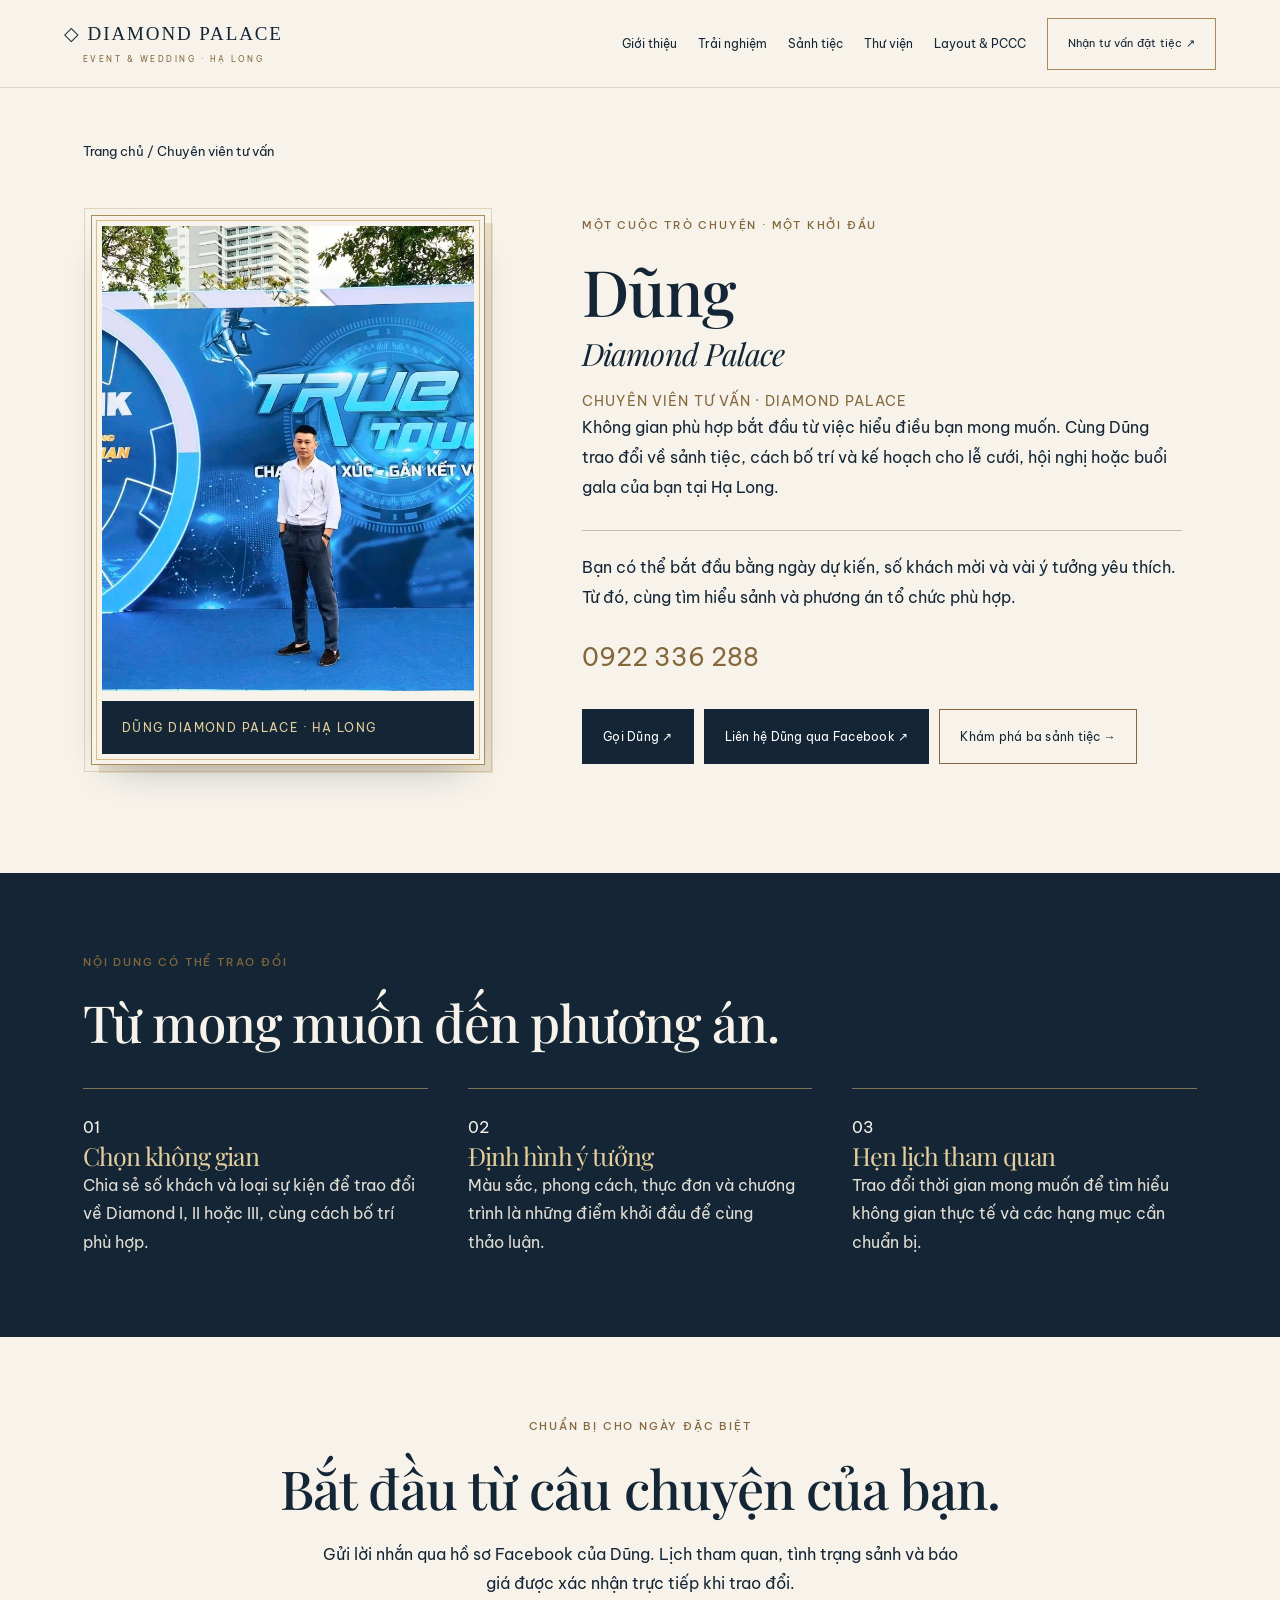
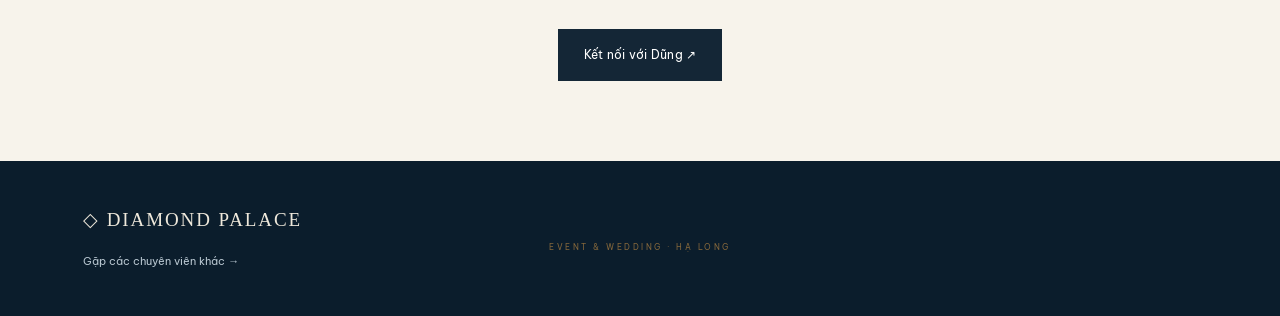
<file: chuyen-vien-dung.html>
<!doctype html><html lang="vi"><head><meta charset="utf-8"><meta name="viewport" content="width=device-width,initial-scale=1,viewport-fit=cover"><meta name="theme-color" content="#172c2a"><title>Dũng Diamond Palace | Chuyên viên tư vấn Diamond Palace Hạ Long</title><meta name="description" content="Kết nối với Dũng, chuyên viên tư vấn tiệc cưới và sự kiện tại Diamond Palace Hạ Long. Trao đổi chọn sảnh và lịch tham quan qua Facebook."><link rel="canonical" href="https://dovantom123.github.io/diamond-palace/chuyen-vien-dung.html"><meta property="og:type" content="website"><meta property="og:locale" content="vi_VN"><meta property="og:title" content="Dũng | Tư vấn Diamond Palace"><meta property="og:description" content="Khám phá ba sảnh tiệc, ảnh thực tế và layout hội trường. Liên hệ tư vấn đặt tiệc tại Diamond Palace Hạ Long."><meta property="og:url" content="https://dovantom123.github.io/diamond-palace/chuyen-vien-dung.html"><meta property="og:image" content="https://dovantom123.github.io/diamond-palace/assets/advisor-dung.webp"><meta name="twitter:card" content="summary_large_image"><style>@font-face {
  font-family: 'Be Vietnam Pro';
  font-style: normal;
  font-weight: 400;
  font-display: swap;
  src: url(assets/font-0.woff) format('woff');
}@font-face {
  font-family: 'Be Vietnam Pro';
  font-style: normal;
  font-weight: 500;
  font-display: swap;
  src: url(assets/font-1.woff) format('woff');
}@font-face {
  font-family: 'Be Vietnam Pro';
  font-style: normal;
  font-weight: 600;
  font-display: swap;
  src: url(assets/font-2.woff) format('woff');
}@font-face {
  font-family: 'Playfair Display';
  font-style: italic;
  font-weight: 400;
  font-display: swap;
  src: url(assets/font-3.woff) format('woff');
}@font-face {
  font-family: 'Playfair Display';
  font-style: normal;
  font-weight: 400;
  font-display: swap;
  src: url(assets/font-4.woff) format('woff');
}@font-face {
  font-family: 'Playfair Display';
  font-style: normal;
  font-weight: 500;
  font-display: swap;
  src: url(assets/font-5.woff) format('woff');
}:root{--ink:#11273a;--cream:#faf8f3;--gold:#886834;--gold-light:#e5c78d;--muted:#596770;--line:#e3ddd1;--ease:cubic-bezier(.22,1,.36,1)}*{box-sizing:border-box}html{scroll-behavior:smooth;scroll-padding-top:105px}body{margin:0;background:var(--cream);color:var(--ink);font:15px/1.85 'Be Vietnam Pro',Arial,sans-serif;-webkit-font-smoothing:antialiased}button,input,select,textarea{font:inherit}a{color:inherit;text-decoration:none}button,a{touch-action:manipulation}button{cursor:pointer}button:disabled{cursor:default}h1,h2,h3,.phone{font-family:'Playfair Display',Georgia,serif;font-weight:400;line-height:1.18;letter-spacing:-.9px;text-wrap:balance;margin:0}h1{font-size:clamp(48px,6.2vw,88px)}h2{font-size:clamp(35px,4.2vw,59px)}h3{font-size:30px}p{margin:0;text-wrap:pretty}h4{margin:0}img{max-width:100%}a:focus-visible,button:focus-visible,input:focus-visible,textarea:focus-visible,select:focus-visible,[tabindex]:focus-visible{outline:3px solid #b58a43;outline-offset:5px}.wrap{max-width:1370px;padding:0 6.5%;margin:auto}.eyebrow{font-size:11px;letter-spacing:2.4px;color:var(--gold);font-weight:500;margin-bottom:20px;text-transform:uppercase}.btn{display:inline-flex;align-items:center;justify-content:center;gap:18px;min-height:52px;padding:13px 25px;border:1px solid var(--ink);background:var(--ink);color:#fff;font-size:12px;letter-spacing:.25px;border-radius:2px;transition:transform .25s var(--ease),background .2s,box-shadow .2s}.btn:hover{background:#26465b;box-shadow:0 8px 22px #11273a1a;transform:translateY(-2px)}.btn:active{transform:none}.btn.light{background:transparent;color:var(--ink);border-color:#b7ae9d}.btn.light:hover{background:#e9e2d5}header{height:90px;position:sticky;top:0;z-index:30;background:#faf8f3f5;padding:0 5%;display:flex;align-items:center;justify-content:space-between;border-bottom:1px solid var(--line);transition:box-shadow .25s;backdrop-filter:blur(16px)}header.scrolled{box-shadow:0 5px 25px #11273a0d}.brand{font:20px/1.2 Georgia,serif;letter-spacing:1.9px;white-space:nowrap}.brand small{display:block;margin-top:8px;font:8px 'Be Vietnam Pro',Arial;letter-spacing:2.5px;color:var(--gold);text-align:center}nav{display:flex;gap:24px;align-items:center;font-size:12px}nav>a:not(.btn){padding:12px 0;position:relative}nav>a:not(.btn):after{content:'';position:absolute;left:0;right:0;bottom:6px;height:1px;background:var(--gold);transform:scaleX(0);transform-origin:left;transition:transform .25s}nav>a:hover:after,nav>a[aria-current]:after{transform:scaleX(1)}header .btn{background:transparent;border-color:#a78b58;color:var(--ink);padding:11px 20px;font-size:11px}.menu{display:none;border:0;background:none;color:var(--ink);min-width:48px;min-height:48px;font-size:25px}.skip{position:fixed;top:-100px;background:white;padding:12px;z-index:100}.skip:focus{top:8px;left:8px}.hero{position:relative;isolation:isolate;min-height:760px;height:calc(100svh - 90px);max-height:960px;background:var(--ink);overflow:hidden}.hero-photo{position:absolute;inset:0;z-index:-1}.hero-photo>img{position:absolute;inset:0;width:100%;height:100%;object-fit:cover;object-position:center 55%}.hero-photo:after{content:'';position:absolute;inset:0;background:linear-gradient(90deg,#061726de 0%,#061726a1 45%,#06172626 100%),linear-gradient(0deg,#061726aa,transparent 40%)}.hero-copy{height:100%;min-height:inherit;padding:100px 7% 120px;display:flex;flex-direction:column;justify-content:center;align-items:flex-start;color:white;max-width:1120px}.hero-copy .eyebrow{color:#edd9b0;letter-spacing:3px;margin-bottom:26px}.hero h1{max-width:940px;color:#fff;line-height:1.15;text-shadow:0 4px 35px #0002}.hero h1 em{font-weight:400;color:#edd5a3}.hero-copy>p{max-width:455px;color:#f2f3f3;font-size:15px;margin:28px 0 34px;line-height:1.9}.hero-actions{display:flex;gap:14px;flex-wrap:wrap}.hero .btn{background:#e8cea0;border-color:#e8cea0;color:#14283b;font-weight:500}.hero .btn.light{border-color:#ffffff80;color:white;background:#10243855}.hero .btn:hover{background:#f3e4c9}.hero .btn.light:hover{background:#ffffff20}.photo-label{position:absolute;left:7%;right:7%;bottom:28px;display:flex;justify-content:space-between;gap:20px;font-size:10px;color:#f2e6cf;letter-spacing:2px}.hero-credit{font-size:9px;opacity:.75;letter-spacing:1px}.intro-strip{display:grid;grid-template-columns:1.5fr 1fr 1.2fr 1fr;align-items:center;gap:25px;padding-top:36px;padding-bottom:36px;border-bottom:1px solid var(--line)}.intro-strip>p{font:23px/1.4 'Playfair Display',Georgia}.stat{padding-left:24px;border-left:1px solid var(--line)}.stat strong{font:35px/1.4 'Playfair Display',Georgia;display:block;color:var(--gold)}.stat span{font-size:11px;color:var(--muted)}section{padding:100px 0}.section-top{display:flex;align-items:end;justify-content:space-between;gap:50px;margin-bottom:42px}.section-top>p{max-width:350px;color:var(--muted);font-size:14px}.services{display:grid;grid-template-columns:repeat(3,1fr);gap:24px}.service{background:white;border:1px solid #e8e2d7;display:block;transition:box-shadow .3s,transform .4s var(--ease);overflow:hidden}.service img{width:100%;height:340px;object-fit:cover;display:block;transition:transform .7s var(--ease)}.service-copy{position:relative;background:white;padding:28px 27px 30px;min-height:255px}.service-copy>span{font-size:10px;letter-spacing:2px;color:var(--gold)}.service-copy h3{margin:14px 0 15px;font-size:30px;line-height:1.3}.service-copy p{font-size:13px;color:var(--muted)}.service-copy b{display:block;font-size:11px;font-weight:500;letter-spacing:.5px;color:var(--gold);margin-top:23px}.service:hover{transform:translateY(-5px);box-shadow:0 16px 35px #11273a10}.service:hover img{transform:scale(1.025)}.about-premium{background:#eee9df}.about-heading{max-width:1000px;margin-bottom:56px}.about-heading h2{font-size:clamp(39px,4.8vw,68px);line-height:1.22}.about-heading h2 em{color:var(--gold);font-weight:400}.about-heading>p{max-width:700px;margin-top:25px;font-size:15px;color:var(--muted)}.about-editorial{display:grid;grid-template-columns:1fr 1fr;gap:8%;align-items:center}.about-figure{margin:0;position:relative}.about-figure>img{width:100%;height:640px;object-fit:cover;display:block;border-radius:230px 230px 2px 2px}.about-figure:after{content:'';position:absolute;inset:0 0 30px;background:linear-gradient(0deg,#061726b3,transparent 55%);border-radius:230px 230px 2px 2px;pointer-events:none}.about-figure figcaption{font-size:9px;color:#62707a;letter-spacing:1.2px;padding-top:13px}.about-image-title{position:absolute;left:30px;bottom:70px;z-index:1;font:37px/1.25 'Playfair Display',Georgia;color:white;text-shadow:0 2px 20px #0004}.about-index{font-size:10px;letter-spacing:1.8px;color:var(--gold)}.about-content h3{font-size:39px;margin:20px 0 25px}.about-content>p{font-size:14px;color:var(--muted)}.about-values{margin-top:27px}.about-values article{display:flex;gap:20px;border-top:1px solid #cdc4b4;padding:20px 0}.about-values article>span{font:italic 23px Georgia;color:var(--gold)}.about-values h4{font-size:15px;font-weight:500;margin-bottom:7px}.about-values p{font-size:13px;color:var(--muted)}.about-actions{display:flex;gap:22px;align-items:center;flex-wrap:wrap;margin-top:24px}.about-text-link{font-size:12px;color:var(--gold);text-decoration:underline;text-underline-offset:5px}.tabs{display:flex;gap:8px;border-bottom:1px solid var(--line);padding-bottom:12px;margin-bottom:38px}.tabs button{min-height:50px;border:1px solid transparent;background:none;color:var(--muted);padding:12px 24px;font-size:13px;border-radius:2px;transition:background .2s}.tabs button[aria-selected=true]{background:var(--ink);color:#fff}.tabs button:hover{border-color:var(--line)}.hall{display:grid;grid-template-columns:1.25fr 1fr;gap:6%;align-items:center}.hall-visual{position:relative;overflow:hidden;isolation:isolate}.hall-visual>img{width:100%;height:540px;object-fit:cover;display:block}.hall-visual:after{content:'';position:absolute;inset:0;background:linear-gradient(0deg,#061726cf,transparent 55%)}.hall-caption{position:absolute;bottom:30px;left:30px;right:30px;color:#fff;z-index:1}.hall-caption small{font-size:9px;color:#edd5a3;letter-spacing:1.5px}.hall-caption strong{display:block;font:38px 'Playfair Display',Georgia;margin-top:10px}.hall h3{font-size:44px;margin-bottom:22px}.hall p{font-size:14px;color:var(--muted)}.hall-stats{display:grid;grid-template-columns:1fr 1fr;gap:24px;padding:25px 0;margin:28px 0;border-top:1px solid var(--line);border-bottom:1px solid var(--line)}.hall-stats strong{font:29px 'Playfair Display',Georgia;display:block}.hall-stats span{font-size:10px;color:var(--muted)}.hall-note{font-size:11px!important;margin-bottom:22px}.layout-section{background:#f0ece3}.layout-section h2 em{font-weight:400;color:var(--gold)}.layout-shell{background:#fff;border:1px solid #dcd4c4;box-shadow:0 15px 40px #11273a06}.layout-tabs{display:flex;gap:30px;padding:0 28px;border-bottom:1px solid var(--line)}.layout-tabs button{border:0;border-bottom:2px solid transparent;min-height:64px;background:none;padding:15px 5px;color:var(--muted);font-size:13px}.layout-tabs button[aria-selected=true]{border-color:var(--gold);color:var(--ink);font-weight:500}.plan-summary{display:flex;align-items:center;justify-content:space-between;gap:30px;padding:26px 30px}.plan-summary .eyebrow{display:block;font-size:9px;margin-bottom:10px}.plan-summary h3{font-size:29px}.plan-summary p{font-size:12px;color:var(--muted);max-width:440px}.plan-tools{display:flex;gap:22px;align-items:center;flex-wrap:wrap;padding:14px 28px;border-block:1px solid var(--line)}.plan-tools>a{font-size:12px;text-decoration:underline;text-underline-offset:4px}.zoom-controls{display:flex;gap:8px;align-items:center;margin-right:auto}.zoom-controls button{min-width:44px;min-height:44px;border:1px solid #d8d0c1;background:var(--cream);padding:8px 12px;color:var(--ink);font-size:13px}.zoom-controls button:disabled{opacity:.35}.zoom-controls output{min-width:48px;text-align:center;font-size:12px}.plan-viewport{height:610px;max-height:70vh;overflow:auto;overscroll-behavior:contain;background:#e4e6e7;padding:14px}.plan-viewport img{display:block;width:100%;height:auto;max-width:none;box-shadow:0 2px 15px #11273a14}.plan-help{padding:15px 28px 0;font-size:11px;color:var(--muted)}.plan-note{padding:10px 28px 23px;font-size:11px;color:var(--muted)}.layout-bottom{display:flex;justify-content:space-between;align-items:center;gap:30px;margin-top:28px}.layout-bottom p{font-size:14px;color:var(--muted)}.gallery-section{background:var(--ink);color:#fff}.gallery-section .eyebrow{color:#e5c78d}.gallery-section .section-top>p{color:#bfcbd3}.gallery-section>.wrap>.btn{color:#e5c78d;border-color:#8e846c;margin-bottom:36px!important}.gallery{display:grid;grid-template-columns:1fr 1.3fr 1fr;gap:20px;align-items:start}.gallery button{border:0;padding:0;position:relative;overflow:hidden;background:#193246;text-align:left;isolation:isolate}.gallery button:nth-child(2){margin-top:55px}.gallery button:nth-child(3){margin-top:110px}.gallery img{display:block;width:100%;height:440px;object-fit:cover;transition:transform .7s var(--ease)}.gallery button:after{content:'';position:absolute;inset:0;background:linear-gradient(0deg,#061726ed,transparent 65%)}.gallery button>span{position:absolute;bottom:30px;left:25px;right:25px;z-index:1;font:27px/1.3 'Playfair Display',Georgia;color:#fff}.gallery small{display:block;font:9px 'Be Vietnam Pro',Arial;letter-spacing:1.5px;color:#edd5a3;margin-bottom:12px}.gallery b{font:20px Arial;float:right}.gallery button:hover img{transform:scale(1.04)}.concept-note{font-size:9px!important;margin-top:12px}.process{border-bottom:1px solid var(--line)}.steps{display:grid;grid-template-columns:repeat(4,1fr);gap:30px;margin-top:45px}.steps article{border-top:1px solid var(--line);padding-top:25px}.steps span{font:italic 27px Georgia;color:var(--gold)}.steps h3{font-size:24px;margin:20px 0 15px}.steps p{font-size:13px;color:var(--muted)}.contact{background:#eae3d6}.contact-grid{display:grid;grid-template-columns:1fr 1fr;gap:10%}.contact h2{font-size:clamp(36px,3.9vw,55px);margin-bottom:25px}.contact p{font-size:14px;color:var(--muted)}.phone{font-size:36px;display:inline-block;margin:24px 0 15px}.contact address{font-style:normal;font-size:12px;color:var(--muted);margin-top:25px}.contact a[href^='mailto']{overflow-wrap:anywhere}form{display:grid;grid-template-columns:1fr 1fr;gap:22px 18px}label{font-size:12px;display:flex;flex-direction:column;gap:9px}input,textarea,select{font-size:16px;width:100%;background:#ffffff42;border:1px solid #b9ae98;border-radius:2px;padding:13px;min-height:50px;color:var(--ink);transition:background .2s,border-color .2s}input:focus,textarea:focus,select:focus{background:#fff;border-color:var(--gold)}textarea{resize:vertical}.full{grid-column:1/-1}.form-note{font-size:11px!important}.faq{padding:75px 0}.faq-grid{display:grid;grid-template-columns:1fr 1.4fr;gap:10%}details{border-bottom:1px solid var(--line);padding:17px 0}summary{min-height:46px;list-style:none;display:flex;align-items:center;justify-content:space-between;gap:20px;cursor:pointer;font-size:14px}summary::-webkit-details-marker{display:none}summary:after{content:'+';font-size:24px;color:var(--gold)}details[open] summary:after{content:'−'}details p{font-size:13px;color:var(--muted);padding:14px 0 5px}footer{padding:45px 0;background:#0b1d2c;color:#eee8db}.footer-row{display:flex;justify-content:space-between;align-items:center;gap:25px}footer p{font-size:11px;color:#b8c6d0}.mobile-call{display:none}.to-top{position:fixed;bottom:24px;right:22px;width:46px;height:46px;border:1px solid #d4c8b4;border-radius:50%;background:var(--cream);color:var(--ink);z-index:20;box-shadow:0 3px 18px #11273a10;visibility:hidden;opacity:0;transform:translateY(8px);transition:opacity .2s,transform .2s,visibility .2s}.to-top.show{visibility:visible;opacity:1;transform:none}dialog{border:0;padding:16px;max-width:94vw;max-height:94vh;background:#0b1d2c;border-radius:3px}dialog::backdrop{background:#03101ced}dialog img{display:block;max-height:79vh;max-width:85vw;object-fit:contain}dialog button{display:block;margin:0 0 12px auto;min-height:44px;border:1px solid #ddc295;background:none;color:white;padding:8px 18px}.reveal{transition:opacity .7s var(--ease),transform .7s var(--ease)}.reveal.pending{opacity:0;transform:translateY(18px)}.reveal.visible{opacity:1;transform:none}.hero-copy>h1{animation:intro .9s var(--ease) both}.hero-copy>p,.hero-actions{animation:intro 1.1s .08s var(--ease) both}@keyframes intro{from{opacity:0;transform:translateY(18px)}to{opacity:1;transform:none}}
@media(min-width:761px) and (max-width:1100px){header{padding:0 3%}.brand{font-size:16px}nav{gap:14px;font-size:11px}header .btn{padding:10px 14px;font-size:10px}.hero h1{font-size:68px}.hero{min-height:720px}.service img{height:290px}.service-copy{padding:24px 20px;min-height:280px}.service h3{font-size:27px}.about-editorial{gap:6%}.about-content h3{font-size:32px}.about-figure>img{height:690px}.gallery img{height:390px}.gallery button>span{font-size:23px}}
@media(max-width:760px){html{scroll-padding-top:86px}header{height:74px;padding:0 6%}.brand{font-size:17px}.brand small{font-size:7px;letter-spacing:2px}.menu{display:block}nav{display:none;position:absolute;left:0;right:0;top:74px;padding:22px;background:var(--cream);border-bottom:1px solid var(--line);box-shadow:0 20px 30px #11273a10;max-height:calc(100dvh - 74px);overflow:auto}nav.open{display:flex;flex-direction:column;align-items:stretch;gap:8px}nav>a:not(.btn){padding:12px 10px;min-height:46px;font-size:14px}nav>.btn{margin-top:8px}.wrap{padding:0 7%}.hero{height:calc(100svh - 74px);min-height:690px;max-height:880px}.hero h1{font-size:clamp(44px,10vw,68px);line-height:1.22;letter-spacing:-1px}.hero-copy{padding:65px 8% 100px}.hero-copy .eyebrow{font-size:10px;letter-spacing:1.8px}.hero-copy>p{font-size:14px;max-width:360px;margin:24px 0 28px}.hero-photo>img{object-position:57% center}.hero-photo:after{background:linear-gradient(90deg,#061726d9,#06172666),linear-gradient(0deg,#061726bf,transparent)}.hero-actions{gap:12px;flex-direction:column;align-items:flex-start}.hero .btn{font-size:11px;min-height:48px;padding:12px 20px}.photo-label{left:8%;right:8%;bottom:25px;font-size:8px;letter-spacing:1px}.intro-strip{grid-template-columns:repeat(3,1fr);gap:14px;padding-top:28px;padding-bottom:28px}.intro-strip>p{grid-column:1/-1;font-size:22px;padding-bottom:12px}.stat{padding-left:10px}.stat strong{font-size:25px}.stat span{font-size:9px;line-height:1.5;display:block}section{padding:65px 0}.eyebrow{font-size:10px;letter-spacing:1.8px}.section-top{display:block;margin-bottom:30px}.section-top>p{margin-top:22px;max-width:100%;font-size:14px}.services{grid-template-columns:1fr;gap:26px}.service img{height:360px}.service-copy{min-height:0;padding:25px}.service-copy h3{font-size:32px}.service-copy p{font-size:14px}.about-heading{margin-bottom:35px}.about-heading h2{font-size:39px}.about-heading>p{font-size:14px}.about-editorial{grid-template-columns:1fr;gap:36px}.about-figure>img{height:500px;border-radius:160px 160px 2px 2px}.about-figure:after{border-radius:160px 160px 2px 2px}.about-content h3{font-size:33px}.about-image-title{font-size:34px}.about-values h4{font-size:15px}.about-values p{font-size:13px}.about-actions{gap:20px}.tabs{gap:5px}.tabs button{flex:1;padding:12px 6px;font-size:12px}.hall{grid-template-columns:1fr;gap:30px}.hall-visual>img{height:380px}.hall h3{font-size:37px}.hall-caption strong{font-size:32px}.hall-stats{gap:22px}.layout-tabs{gap:0;padding:0 14px;justify-content:space-between}.layout-tabs button{font-size:11px;min-height:56px;padding:12px 5px}.plan-summary{display:block;padding:22px 18px}.plan-summary p{margin-top:13px}.plan-summary h3{font-size:27px}.plan-tools{padding:13px 16px;gap:14px 20px}.zoom-controls{width:100%;margin:0}.plan-viewport{height:430px;padding:6px}.plan-help{padding:14px 18px 0}.plan-note{padding:10px 18px 20px}.layout-bottom{display:block}.layout-bottom .btn{margin-top:18px;font-size:11px}.gallery{grid-template-columns:1fr 1fr;gap:14px}.gallery button:nth-child(1){grid-column:1/-1}.gallery button:nth-child(n){margin-top:0}.gallery img{height:330px}.gallery button:first-child img{height:440px}.gallery button>span{font-size:22px;left:18px;right:18px;bottom:24px}.gallery small{font-size:8px;letter-spacing:.8px}.gallery b{display:none}.steps{grid-template-columns:1fr 1fr;gap:30px 22px}.steps h3{font-size:24px}.contact-grid,.faq-grid{grid-template-columns:1fr;gap:38px}.contact h2{font-size:39px}.phone{font-size:31px}.contact-grid form{gap:20px 14px}.faq{padding-bottom:85px}.footer-row{flex-direction:column;align-items:flex-start}footer{padding-bottom:110px}.mobile-call{display:flex;align-items:center;justify-content:center;min-height:48px;position:fixed;z-index:25;bottom:calc(12px + env(safe-area-inset-bottom));left:16px;right:16px;background:#11273a;color:white;border:1px solid #d8bd87;border-radius:3px;font-size:12px;box-shadow:0 4px 20px #0617263b}.to-top{bottom:calc(77px + env(safe-area-inset-bottom));right:16px}dialog{padding:10px}dialog img{max-width:86vw}}
@media(max-width:380px){.hero h1{font-size:42px}.hero{min-height:710px}.hero-copy{padding-top:45px}.gallery{grid-template-columns:1fr}.gallery button:nth-child(1){grid-column:auto}.gallery img,.gallery button:first-child img{height:370px}form{grid-template-columns:1fr}.steps{grid-template-columns:1fr}.stat strong{font-size:23px}}
@media(prefers-reduced-motion:reduce){html{scroll-behavior:auto}*,*:before,*:after{animation:none!important;transition:none!important}.reveal.pending{opacity:1;transform:none}}
body{font-size:16px}.section-top>p,.about-content>p,.hall p,.contact p{font-size:15px}.service-copy p,.steps p,.about-values p,details p{font-size:14px}.plan-help,.plan-note,.hall-note{font-size:12px!important}.service-copy>span{font-size:11px}.gallery small{font-size:10px}@media(max-width:760px){.section-top>p,.about-content>p,.hall p,.contact p{font-size:15px}.gallery small{font-size:9px}}.lightbox-toolbar{display:flex;align-items:center;gap:20px;justify-content:space-between;color:white;padding-top:14px}.lightbox-toolbar button{margin:0;min-width:44px;min-height:44px}.lightbox-toolbar p{font-size:12px;color:#e9e0d0;text-align:center}dialog img{max-height:70vh}@media(max-width:760px){.lightbox-toolbar{gap:12px}.lightbox-toolbar p{font-size:11px}dialog img{max-height:62vh}}
/* Facade-led editorial identity */
.about-premium{background:linear-gradient(135deg,#f5f1e8,#eae4d8);position:relative;overflow:hidden}
.about-heading{max-width:1100px;margin-bottom:50px}
.about-heading .eyebrow{font-weight:600;display:flex;align-items:center;gap:14px}
.about-heading .eyebrow:before{content:'';width:42px;height:1px;background:var(--gold)}
.about-heading h2{font-size:clamp(36px,4.6vw,65px);font-weight:500;line-height:1.27;letter-spacing:-1.5px}
.about-heading h2 em{display:inline;color:#85602a;font-weight:500}
.about-heading>p{max-width:760px;color:#465563;line-height:1.9}
.about-editorial{grid-template-columns:1.14fr 1fr;gap:6%;align-items:start}
.about-figure{padding-bottom:108px;margin-top:7px}
.about-figure>img{height:auto;aspect-ratio:4/3;object-fit:contain;border-radius:3px;box-shadow:0 20px 50px #11273a1c}
.about-figure:after{inset:14px 14px auto;height:calc((100% - 138px));border:1px solid #ffffff70;border-radius:0;background:none}
.about-figure figcaption{font-size:10px;letter-spacing:1px;padding-top:18px}
.about-image-title{left:30px;right:30px;bottom:0;background:#11273a;color:#f5e4c1;padding:24px 28px;text-align:center;font-size:clamp(28px,3vw,40px);text-shadow:none;border-top:2px solid #c5a268;box-shadow:0 16px 35px #11273a20}
.about-image-title span,.about-image-title small{display:block;font:500 10px/1.6 'Be Vietnam Pro',sans-serif;letter-spacing:2px;color:#fff}
.about-image-title span{margin-bottom:9px}.about-image-title small{margin-top:11px;color:#dac294}
.about-content h3{font-size:clamp(30px,3vw,42px);font-weight:500;margin-top:15px;line-height:1.35}
.about-values h4{font-weight:600;font-size:16px}
.about-values article{transition:transform .3s var(--ease)}
.about-values article:hover{transform:translateX(5px)}
.about-content.reveal{transition-delay:.12s}
h1,h2{font-weight:500}
@media(min-width:761px){.about-content{padding-top:7px}}
@media(max-width:760px){.about-editorial{grid-template-columns:1fr;gap:38px}.about-heading h2{font-size:36px;letter-spacing:-.7px}.about-figure{padding-bottom:105px}.about-figure>img{height:auto;border-radius:3px}.about-figure:after{border-radius:0}.about-image-title{left:15px;right:15px;padding:23px 14px;font-size:32px}.about-heading{margin-bottom:30px}.about-content h3{font-size:32px}}
@media(prefers-reduced-motion:reduce){.about-values article:hover{transform:none}.about-content.reveal{transition-delay:0s}}
.about-figure figcaption{position:absolute;top:100%;left:0;padding-top:12px}.about-figure{padding-bottom:125px;margin-bottom:30px}
.hero{min-height:740px;max-height:960px}.hero-copy{max-width:100%;padding-top:80px;padding-bottom:115px}
.hero-photo>img{object-position:center}.hero-photo:after{background:linear-gradient(90deg,#0614215c,transparent 67%),linear-gradient(0deg,#06142199,transparent 30%)}
.hero .wedding-title{font-size:clamp(54px,5.7vw,82px);line-height:1.14;max-width:700px;letter-spacing:-1.5px;font-weight:500}
.wedding-title>span{display:block}.hero .wedding-title em{display:block;color:#eed4a1;font-size:.8em;margin-top:9px}
.wedding-tagline{font:26px/1.5 'Playfair Display',Georgia,serif;color:#fff;margin-top:26px}.wedding-tagline i{color:#ecd5ad}
.hero-copy>p{max-width:410px;margin:20px 0 30px;color:#f0f0ed}.hero .eyebrow{font-size:11px;letter-spacing:2.5px}
.hero-actions .btn{min-height:54px}.hero-credit{opacity:.85}
@media(max-width:760px){.hero{min-height:870px;height:auto;max-height:none}.hero-photo>img{object-position:76% center}.hero-photo:after{background:linear-gradient(180deg,#061421ef 0%,#061421dc 33%,#06142145 72%,#061421c9 100%)}.hero-copy{min-height:870px;justify-content:flex-start;padding:52px 7% 330px}.hero .wedding-title{font-size:clamp(40px,10.4vw,67px);letter-spacing:-1px;line-height:1.2}.hero .wedding-title em{font-size:.88em;margin-top:0}.hero .eyebrow{font-size:9px;letter-spacing:1.8px;margin-bottom:22px}.wedding-tagline{font-size:23px;margin-top:18px}.hero-copy>p{font-size:14px;margin:16px 0 23px;max-width:350px;line-height:1.8}.hero-actions{gap:10px;width:100%}.hero-actions .btn{padding:12px 17px;font-size:11px;min-height:48px}.photo-label{font-size:9px;letter-spacing:1px;bottom:24px}.hero-credit{max-width:160px;text-align:right;font-size:8px}}

.hero{perspective:1200px}.hero-copy{position:relative;z-index:3}.hero-photo{overflow:hidden}.hero-photo>img{inset:-4%;width:108%;height:108%;max-width:none;transform-origin:center center}
.hero-atmosphere{position:absolute;inset:0;z-index:1;pointer-events:none;background:radial-gradient(ellipse at 78% 24%,#f6d08a20,transparent 42%);mix-blend-mode:screen}
.hero-foreground{position:absolute;z-index:4;right:-5%;bottom:-12%;width:min(45vw,680px);pointer-events:none;transform-origin:bottom right;filter:drop-shadow(-8px -10px 22px #06142144)}
.hero-foreground img{display:block;width:100%;height:auto}.photo-label{z-index:6}
.motion-word{display:inline-block;overflow:clip;vertical-align:bottom;padding-bottom:.12em;margin-bottom:-.12em}
.motion-word>span{display:inline-block;transform-origin:50% 100%}
.about-figure{perspective:1200px}.about-figure>img{transform-origin:center;box-shadow:0 22px 55px #11273a24}
.service img,.gallery img{transform-origin:center;backface-visibility:hidden}.gallery button{perspective:1000px;transform-style:preserve-3d}
.gallery button>span{transform:translateZ(20px)}.gallery button:after{pointer-events:none}
@media(min-width:761px){.service:hover img{transform:none}}
@media(max-width:760px){.hero-foreground{width:65vw;bottom:-4%;right:-16%;opacity:.9}.hero-photo>img{inset:-3%;width:106%;height:106%}.hero-atmosphere{opacity:.55}.hero-copy{z-index:5}.hero-foreground{z-index:2}}
@media(prefers-reduced-motion:reduce){.hero-foreground,.hero-photo>img,.hero-copy,.about-figure>img,.gallery img,.motion-word>span{transform:none!important;opacity:1!important;visibility:visible!important}}

.hall-compare{margin:0 0 45px;padding:28px;background:#eee9df}.hall-compare h3{font-size:29px}.hall-compare p{font-size:14px;max-width:780px;margin:14px 0}.table-scroll{overflow:auto}.hall-compare table{border-collapse:collapse;width:100%;min-width:560px;font-size:14px}.hall-compare th,.hall-compare td{text-align:left;padding:15px 12px;border-bottom:1px solid #cfc6b6}.hall-compare caption{text-align:left;font-size:12px;color:#596770}.hall-compare>a{display:inline-block;margin-top:18px;font-size:13px;text-decoration:underline}.hall-compare td a{color:#745221;text-decoration:underline}.hall-compare td a:focus-visible{outline-offset:2px}.review-actions{display:flex;flex-wrap:wrap;gap:12px;margin:18px 0}#inquiry-review{border-top:1px solid #b7ae9d;padding-top:24px}#inquiry-review h3{font-size:27px;margin-bottom:14px}#inquiry-review p{font-size:13px}#inquiry-summary{width:100%;background:#fff;color:#11273a;padding:14px;border:1px solid #b7ae9d;line-height:1.7}#inquiry-review[hidden]{display:none}.eyebrow{font-size:12px}.stat span{font-size:12px}@media(max-width:760px){.hall-compare{padding:20px 16px}.hall-compare h3{font-size:26px}.hero{min-height:760px}.hero-copy{min-height:760px;padding-bottom:220px}.hero .wedding-title{font-size:clamp(39px,10.4vw,67px)}}
</style><link rel="stylesheet" href="assets/luxury-editorial.css"><link rel="stylesheet" href="assets/advisor.css"></head><body><header><a href="index.html#" class="brand">◇ DIAMOND PALACE<small>EVENT & WEDDING · HẠ LONG</small></a><button class="menu" aria-expanded="false" aria-controls="nav" aria-label="Mở menu">☰</button><nav id="nav"><a href="index.html#about">Giới thiệu</a><a href="index.html#services">Trải nghiệm</a><a href="index.html#halls">Sảnh tiệc</a><a href="index.html#gallery">Thư viện</a><a href="index.html#layouts">Layout & PCCC</a><a class="btn" href="index.html#contact">Nhận tư vấn đặt tiệc ↗</a></nav></header><main id="main"><section class="advisor-page"><div class="wrap"><div class="advisor-breadcrumb"><a href="index.html">Trang chủ</a> / Chuyên viên tư vấn</div><div class="advisor-grid"><figure class="advisor-portrait advisor-dung"><img src="assets/advisor-dung.webp" alt="Dũng, chuyên viên tư vấn Diamond Palace" width="1443" height="869" fetchpriority="high"><figcaption>DŨNG DIAMOND PALACE · HẠ LONG</figcaption></figure><div class="advisor-copy"><div class="eyebrow">MỘT CUỘC TRÒ CHUYỆN · MỘT KHỞI ĐẦU</div><h1>Dũng <em>Diamond Palace</em></h1><div class="advisor-role">CHUYÊN VIÊN TƯ VẤN · DIAMOND PALACE</div><p>Không gian phù hợp bắt đầu từ việc hiểu điều bạn mong muốn. Cùng Dũng trao đổi về sảnh tiệc, cách bố trí và kế hoạch cho lễ cưới, hội nghị hoặc buổi gala của bạn tại Hạ Long.</p><p class="advisor-kicker">Bạn có thể bắt đầu bằng ngày dự kiến, số khách mời và vài ý tưởng yêu thích. Từ đó, cùng tìm hiểu sảnh và phương án tổ chức phù hợp.</p><p class="advisor-phone"><a href="tel:0922336288">0922 336 288</a></p><div class="advisor-actions"><a class="btn" href="tel:0922336288">Gọi Dũng ↗</a><a class="btn" href="https://www.facebook.com/tran.dung.919705" target="_blank" rel="noopener noreferrer">Liên hệ Dũng qua Facebook ↗</a><a class="btn light" href="index.html#halls">Khám phá ba sảnh tiệc →</a></div></div></div></div></section><section class="advisor-support"><div class="wrap"><div class="eyebrow">NỘI DUNG CÓ THỂ TRAO ĐỔI</div><h2>Từ mong muốn đến phương án.</h2><div class="advisor-support-grid"><article><span>01</span><h3>Chọn không gian</h3><p>Chia sẻ số khách và loại sự kiện để trao đổi về Diamond I, II hoặc III, cùng cách bố trí phù hợp.</p></article><article><span>02</span><h3>Định hình ý tưởng</h3><p>Màu sắc, phong cách, thực đơn và chương trình là những điểm khởi đầu để cùng thảo luận.</p></article><article><span>03</span><h3>Hẹn lịch tham quan</h3><p>Trao đổi thời gian mong muốn để tìm hiểu không gian thực tế và các hạng mục cần chuẩn bị.</p></article></div></div></section><section class="advisor-closing wrap"><div class="eyebrow">CHUẨN BỊ CHO NGÀY ĐẶC BIỆT</div><h2>Bắt đầu từ câu chuyện của bạn.</h2><p>Gửi lời nhắn qua hồ sơ Facebook của Dũng. Lịch tham quan, tình trạng sảnh và báo giá được xác nhận trực tiếp khi trao đổi.</p><a class="btn" href="https://www.facebook.com/tran.dung.919705" target="_blank" rel="noopener noreferrer">Kết nối với Dũng ↗</a></section></main><footer><div class="wrap"><a class="brand" href="index.html">◇ DIAMOND PALACE<small>EVENT & WEDDING · HẠ LONG</small></a><p><a href="index.html#consultant">Gặp các chuyên viên khác →</a></p></div></footer><script>const b=document.querySelector(".menu"),n=document.querySelector("nav");b.addEventListener("click",()=>{const open=b.getAttribute("aria-expanded")!=="true";b.setAttribute("aria-expanded",open);n.classList.toggle("open",open)});</script></body></html>
</file>
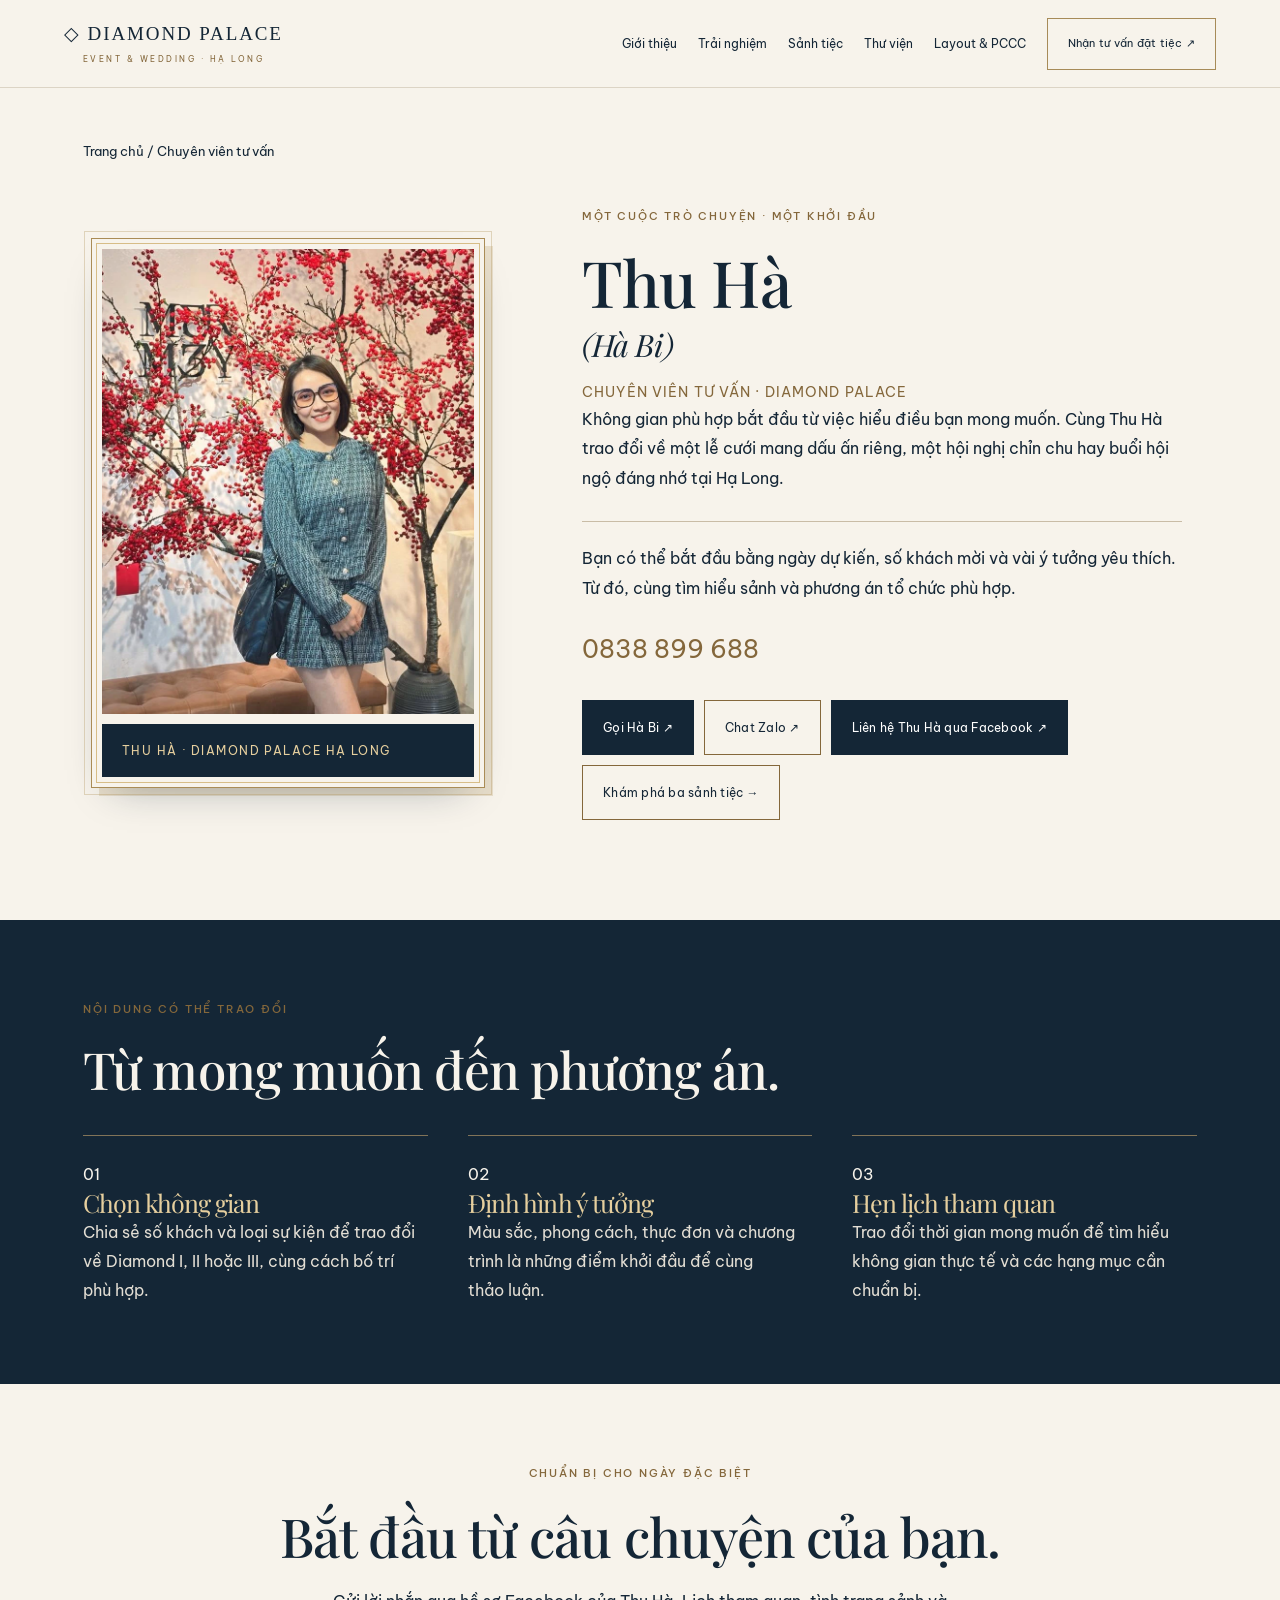
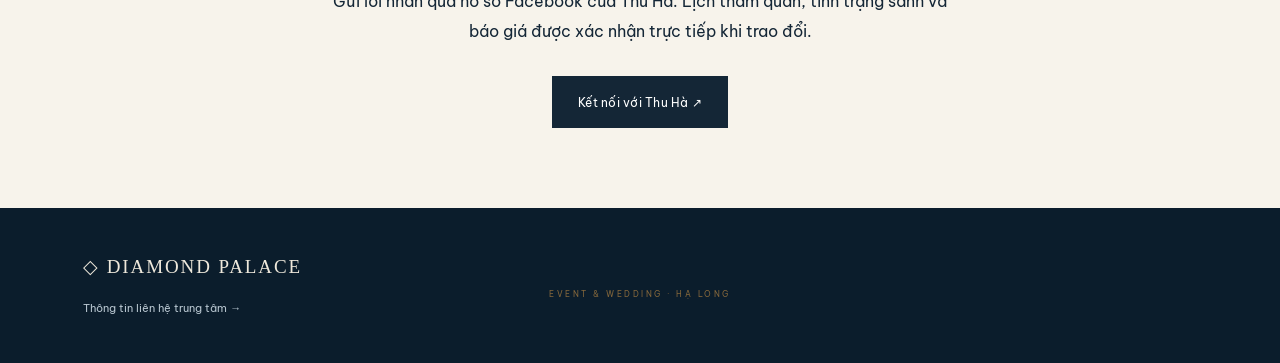
<file: chuyen-vien-tu-van.html>
<!doctype html><html lang="vi"><head><meta charset="utf-8"><meta name="viewport" content="width=device-width,initial-scale=1,viewport-fit=cover"><meta name="theme-color" content="#172c2a"><title>Thu Hà | Chuyên viên tư vấn Diamond Palace Hạ Long</title><meta name="description" content="Kết nối với Thu Hà, chuyên viên tư vấn tiệc cưới và sự kiện tại Diamond Palace Hạ Long. Trao đổi chọn sảnh và lịch tham quan qua Facebook."><link rel="canonical" href="https://dovantom123.github.io/diamond-palace/chuyen-vien-tu-van.html"><meta property="og:type" content="website"><meta property="og:locale" content="vi_VN"><meta property="og:title" content="Thu Hà (Hà Bi) | Tư vấn Diamond Palace"><meta property="og:description" content="Khám phá ba sảnh tiệc, ảnh thực tế và layout hội trường. Liên hệ tư vấn đặt tiệc tại Diamond Palace Hạ Long."><meta property="og:url" content="https://dovantom123.github.io/diamond-palace/chuyen-vien-tu-van.html"><meta property="og:image" content="https://dovantom123.github.io/diamond-palace/assets/advisor-thu-ha.webp"><meta name="twitter:card" content="summary_large_image"><style>@font-face {
  font-family: 'Be Vietnam Pro';
  font-style: normal;
  font-weight: 400;
  font-display: swap;
  src: url(assets/font-0.woff) format('woff');
}@font-face {
  font-family: 'Be Vietnam Pro';
  font-style: normal;
  font-weight: 500;
  font-display: swap;
  src: url(assets/font-1.woff) format('woff');
}@font-face {
  font-family: 'Be Vietnam Pro';
  font-style: normal;
  font-weight: 600;
  font-display: swap;
  src: url(assets/font-2.woff) format('woff');
}@font-face {
  font-family: 'Playfair Display';
  font-style: italic;
  font-weight: 400;
  font-display: swap;
  src: url(assets/font-3.woff) format('woff');
}@font-face {
  font-family: 'Playfair Display';
  font-style: normal;
  font-weight: 400;
  font-display: swap;
  src: url(assets/font-4.woff) format('woff');
}@font-face {
  font-family: 'Playfair Display';
  font-style: normal;
  font-weight: 500;
  font-display: swap;
  src: url(assets/font-5.woff) format('woff');
}:root{--ink:#11273a;--cream:#faf8f3;--gold:#886834;--gold-light:#e5c78d;--muted:#596770;--line:#e3ddd1;--ease:cubic-bezier(.22,1,.36,1)}*{box-sizing:border-box}html{scroll-behavior:smooth;scroll-padding-top:105px}body{margin:0;background:var(--cream);color:var(--ink);font:15px/1.85 'Be Vietnam Pro',Arial,sans-serif;-webkit-font-smoothing:antialiased}button,input,select,textarea{font:inherit}a{color:inherit;text-decoration:none}button,a{touch-action:manipulation}button{cursor:pointer}button:disabled{cursor:default}h1,h2,h3,.phone{font-family:'Playfair Display',Georgia,serif;font-weight:400;line-height:1.18;letter-spacing:-.9px;text-wrap:balance;margin:0}h1{font-size:clamp(48px,6.2vw,88px)}h2{font-size:clamp(35px,4.2vw,59px)}h3{font-size:30px}p{margin:0;text-wrap:pretty}h4{margin:0}img{max-width:100%}a:focus-visible,button:focus-visible,input:focus-visible,textarea:focus-visible,select:focus-visible,[tabindex]:focus-visible{outline:3px solid #b58a43;outline-offset:5px}.wrap{max-width:1370px;padding:0 6.5%;margin:auto}.eyebrow{font-size:11px;letter-spacing:2.4px;color:var(--gold);font-weight:500;margin-bottom:20px;text-transform:uppercase}.btn{display:inline-flex;align-items:center;justify-content:center;gap:18px;min-height:52px;padding:13px 25px;border:1px solid var(--ink);background:var(--ink);color:#fff;font-size:12px;letter-spacing:.25px;border-radius:2px;transition:transform .25s var(--ease),background .2s,box-shadow .2s}.btn:hover{background:#26465b;box-shadow:0 8px 22px #11273a1a;transform:translateY(-2px)}.btn:active{transform:none}.btn.light{background:transparent;color:var(--ink);border-color:#b7ae9d}.btn.light:hover{background:#e9e2d5}header{height:90px;position:sticky;top:0;z-index:30;background:#faf8f3f5;padding:0 5%;display:flex;align-items:center;justify-content:space-between;border-bottom:1px solid var(--line);transition:box-shadow .25s;backdrop-filter:blur(16px)}header.scrolled{box-shadow:0 5px 25px #11273a0d}.brand{font:20px/1.2 Georgia,serif;letter-spacing:1.9px;white-space:nowrap}.brand small{display:block;margin-top:8px;font:8px 'Be Vietnam Pro',Arial;letter-spacing:2.5px;color:var(--gold);text-align:center}nav{display:flex;gap:24px;align-items:center;font-size:12px}nav>a:not(.btn){padding:12px 0;position:relative}nav>a:not(.btn):after{content:'';position:absolute;left:0;right:0;bottom:6px;height:1px;background:var(--gold);transform:scaleX(0);transform-origin:left;transition:transform .25s}nav>a:hover:after,nav>a[aria-current]:after{transform:scaleX(1)}header .btn{background:transparent;border-color:#a78b58;color:var(--ink);padding:11px 20px;font-size:11px}.menu{display:none;border:0;background:none;color:var(--ink);min-width:48px;min-height:48px;font-size:25px}.skip{position:fixed;top:-100px;background:white;padding:12px;z-index:100}.skip:focus{top:8px;left:8px}.hero{position:relative;isolation:isolate;min-height:760px;height:calc(100svh - 90px);max-height:960px;background:var(--ink);overflow:hidden}.hero-photo{position:absolute;inset:0;z-index:-1}.hero-photo>img{position:absolute;inset:0;width:100%;height:100%;object-fit:cover;object-position:center 55%}.hero-photo:after{content:'';position:absolute;inset:0;background:linear-gradient(90deg,#061726de 0%,#061726a1 45%,#06172626 100%),linear-gradient(0deg,#061726aa,transparent 40%)}.hero-copy{height:100%;min-height:inherit;padding:100px 7% 120px;display:flex;flex-direction:column;justify-content:center;align-items:flex-start;color:white;max-width:1120px}.hero-copy .eyebrow{color:#edd9b0;letter-spacing:3px;margin-bottom:26px}.hero h1{max-width:940px;color:#fff;line-height:1.15;text-shadow:0 4px 35px #0002}.hero h1 em{font-weight:400;color:#edd5a3}.hero-copy>p{max-width:455px;color:#f2f3f3;font-size:15px;margin:28px 0 34px;line-height:1.9}.hero-actions{display:flex;gap:14px;flex-wrap:wrap}.hero .btn{background:#e8cea0;border-color:#e8cea0;color:#14283b;font-weight:500}.hero .btn.light{border-color:#ffffff80;color:white;background:#10243855}.hero .btn:hover{background:#f3e4c9}.hero .btn.light:hover{background:#ffffff20}.photo-label{position:absolute;left:7%;right:7%;bottom:28px;display:flex;justify-content:space-between;gap:20px;font-size:10px;color:#f2e6cf;letter-spacing:2px}.hero-credit{font-size:9px;opacity:.75;letter-spacing:1px}.intro-strip{display:grid;grid-template-columns:1.5fr 1fr 1.2fr 1fr;align-items:center;gap:25px;padding-top:36px;padding-bottom:36px;border-bottom:1px solid var(--line)}.intro-strip>p{font:23px/1.4 'Playfair Display',Georgia}.stat{padding-left:24px;border-left:1px solid var(--line)}.stat strong{font:35px/1.4 'Playfair Display',Georgia;display:block;color:var(--gold)}.stat span{font-size:11px;color:var(--muted)}section{padding:100px 0}.section-top{display:flex;align-items:end;justify-content:space-between;gap:50px;margin-bottom:42px}.section-top>p{max-width:350px;color:var(--muted);font-size:14px}.services{display:grid;grid-template-columns:repeat(3,1fr);gap:24px}.service{background:white;border:1px solid #e8e2d7;display:block;transition:box-shadow .3s,transform .4s var(--ease);overflow:hidden}.service img{width:100%;height:340px;object-fit:cover;display:block;transition:transform .7s var(--ease)}.service-copy{position:relative;background:white;padding:28px 27px 30px;min-height:255px}.service-copy>span{font-size:10px;letter-spacing:2px;color:var(--gold)}.service-copy h3{margin:14px 0 15px;font-size:30px;line-height:1.3}.service-copy p{font-size:13px;color:var(--muted)}.service-copy b{display:block;font-size:11px;font-weight:500;letter-spacing:.5px;color:var(--gold);margin-top:23px}.service:hover{transform:translateY(-5px);box-shadow:0 16px 35px #11273a10}.service:hover img{transform:scale(1.025)}.about-premium{background:#eee9df}.about-heading{max-width:1000px;margin-bottom:56px}.about-heading h2{font-size:clamp(39px,4.8vw,68px);line-height:1.22}.about-heading h2 em{color:var(--gold);font-weight:400}.about-heading>p{max-width:700px;margin-top:25px;font-size:15px;color:var(--muted)}.about-editorial{display:grid;grid-template-columns:1fr 1fr;gap:8%;align-items:center}.about-figure{margin:0;position:relative}.about-figure>img{width:100%;height:640px;object-fit:cover;display:block;border-radius:230px 230px 2px 2px}.about-figure:after{content:'';position:absolute;inset:0 0 30px;background:linear-gradient(0deg,#061726b3,transparent 55%);border-radius:230px 230px 2px 2px;pointer-events:none}.about-figure figcaption{font-size:9px;color:#62707a;letter-spacing:1.2px;padding-top:13px}.about-image-title{position:absolute;left:30px;bottom:70px;z-index:1;font:37px/1.25 'Playfair Display',Georgia;color:white;text-shadow:0 2px 20px #0004}.about-index{font-size:10px;letter-spacing:1.8px;color:var(--gold)}.about-content h3{font-size:39px;margin:20px 0 25px}.about-content>p{font-size:14px;color:var(--muted)}.about-values{margin-top:27px}.about-values article{display:flex;gap:20px;border-top:1px solid #cdc4b4;padding:20px 0}.about-values article>span{font:italic 23px Georgia;color:var(--gold)}.about-values h4{font-size:15px;font-weight:500;margin-bottom:7px}.about-values p{font-size:13px;color:var(--muted)}.about-actions{display:flex;gap:22px;align-items:center;flex-wrap:wrap;margin-top:24px}.about-text-link{font-size:12px;color:var(--gold);text-decoration:underline;text-underline-offset:5px}.tabs{display:flex;gap:8px;border-bottom:1px solid var(--line);padding-bottom:12px;margin-bottom:38px}.tabs button{min-height:50px;border:1px solid transparent;background:none;color:var(--muted);padding:12px 24px;font-size:13px;border-radius:2px;transition:background .2s}.tabs button[aria-selected=true]{background:var(--ink);color:#fff}.tabs button:hover{border-color:var(--line)}.hall{display:grid;grid-template-columns:1.25fr 1fr;gap:6%;align-items:center}.hall-visual{position:relative;overflow:hidden;isolation:isolate}.hall-visual>img{width:100%;height:540px;object-fit:cover;display:block}.hall-visual:after{content:'';position:absolute;inset:0;background:linear-gradient(0deg,#061726cf,transparent 55%)}.hall-caption{position:absolute;bottom:30px;left:30px;right:30px;color:#fff;z-index:1}.hall-caption small{font-size:9px;color:#edd5a3;letter-spacing:1.5px}.hall-caption strong{display:block;font:38px 'Playfair Display',Georgia;margin-top:10px}.hall h3{font-size:44px;margin-bottom:22px}.hall p{font-size:14px;color:var(--muted)}.hall-stats{display:grid;grid-template-columns:1fr 1fr;gap:24px;padding:25px 0;margin:28px 0;border-top:1px solid var(--line);border-bottom:1px solid var(--line)}.hall-stats strong{font:29px 'Playfair Display',Georgia;display:block}.hall-stats span{font-size:10px;color:var(--muted)}.hall-note{font-size:11px!important;margin-bottom:22px}.layout-section{background:#f0ece3}.layout-section h2 em{font-weight:400;color:var(--gold)}.layout-shell{background:#fff;border:1px solid #dcd4c4;box-shadow:0 15px 40px #11273a06}.layout-tabs{display:flex;gap:30px;padding:0 28px;border-bottom:1px solid var(--line)}.layout-tabs button{border:0;border-bottom:2px solid transparent;min-height:64px;background:none;padding:15px 5px;color:var(--muted);font-size:13px}.layout-tabs button[aria-selected=true]{border-color:var(--gold);color:var(--ink);font-weight:500}.plan-summary{display:flex;align-items:center;justify-content:space-between;gap:30px;padding:26px 30px}.plan-summary .eyebrow{display:block;font-size:9px;margin-bottom:10px}.plan-summary h3{font-size:29px}.plan-summary p{font-size:12px;color:var(--muted);max-width:440px}.plan-tools{display:flex;gap:22px;align-items:center;flex-wrap:wrap;padding:14px 28px;border-block:1px solid var(--line)}.plan-tools>a{font-size:12px;text-decoration:underline;text-underline-offset:4px}.zoom-controls{display:flex;gap:8px;align-items:center;margin-right:auto}.zoom-controls button{min-width:44px;min-height:44px;border:1px solid #d8d0c1;background:var(--cream);padding:8px 12px;color:var(--ink);font-size:13px}.zoom-controls button:disabled{opacity:.35}.zoom-controls output{min-width:48px;text-align:center;font-size:12px}.plan-viewport{height:610px;max-height:70vh;overflow:auto;overscroll-behavior:contain;background:#e4e6e7;padding:14px}.plan-viewport img{display:block;width:100%;height:auto;max-width:none;box-shadow:0 2px 15px #11273a14}.plan-help{padding:15px 28px 0;font-size:11px;color:var(--muted)}.plan-note{padding:10px 28px 23px;font-size:11px;color:var(--muted)}.layout-bottom{display:flex;justify-content:space-between;align-items:center;gap:30px;margin-top:28px}.layout-bottom p{font-size:14px;color:var(--muted)}.gallery-section{background:var(--ink);color:#fff}.gallery-section .eyebrow{color:#e5c78d}.gallery-section .section-top>p{color:#bfcbd3}.gallery-section>.wrap>.btn{color:#e5c78d;border-color:#8e846c;margin-bottom:36px!important}.gallery{display:grid;grid-template-columns:1fr 1.3fr 1fr;gap:20px;align-items:start}.gallery button{border:0;padding:0;position:relative;overflow:hidden;background:#193246;text-align:left;isolation:isolate}.gallery button:nth-child(2){margin-top:55px}.gallery button:nth-child(3){margin-top:110px}.gallery img{display:block;width:100%;height:440px;object-fit:cover;transition:transform .7s var(--ease)}.gallery button:after{content:'';position:absolute;inset:0;background:linear-gradient(0deg,#061726ed,transparent 65%)}.gallery button>span{position:absolute;bottom:30px;left:25px;right:25px;z-index:1;font:27px/1.3 'Playfair Display',Georgia;color:#fff}.gallery small{display:block;font:9px 'Be Vietnam Pro',Arial;letter-spacing:1.5px;color:#edd5a3;margin-bottom:12px}.gallery b{font:20px Arial;float:right}.gallery button:hover img{transform:scale(1.04)}.concept-note{font-size:9px!important;margin-top:12px}.process{border-bottom:1px solid var(--line)}.steps{display:grid;grid-template-columns:repeat(4,1fr);gap:30px;margin-top:45px}.steps article{border-top:1px solid var(--line);padding-top:25px}.steps span{font:italic 27px Georgia;color:var(--gold)}.steps h3{font-size:24px;margin:20px 0 15px}.steps p{font-size:13px;color:var(--muted)}.contact{background:#eae3d6}.contact-grid{display:grid;grid-template-columns:1fr 1fr;gap:10%}.contact h2{font-size:clamp(36px,3.9vw,55px);margin-bottom:25px}.contact p{font-size:14px;color:var(--muted)}.phone{font-size:36px;display:inline-block;margin:24px 0 15px}.contact address{font-style:normal;font-size:12px;color:var(--muted);margin-top:25px}.contact a[href^='mailto']{overflow-wrap:anywhere}form{display:grid;grid-template-columns:1fr 1fr;gap:22px 18px}label{font-size:12px;display:flex;flex-direction:column;gap:9px}input,textarea,select{font-size:16px;width:100%;background:#ffffff42;border:1px solid #b9ae98;border-radius:2px;padding:13px;min-height:50px;color:var(--ink);transition:background .2s,border-color .2s}input:focus,textarea:focus,select:focus{background:#fff;border-color:var(--gold)}textarea{resize:vertical}.full{grid-column:1/-1}.form-note{font-size:11px!important}.faq{padding:75px 0}.faq-grid{display:grid;grid-template-columns:1fr 1.4fr;gap:10%}details{border-bottom:1px solid var(--line);padding:17px 0}summary{min-height:46px;list-style:none;display:flex;align-items:center;justify-content:space-between;gap:20px;cursor:pointer;font-size:14px}summary::-webkit-details-marker{display:none}summary:after{content:'+';font-size:24px;color:var(--gold)}details[open] summary:after{content:'−'}details p{font-size:13px;color:var(--muted);padding:14px 0 5px}footer{padding:45px 0;background:#0b1d2c;color:#eee8db}.footer-row{display:flex;justify-content:space-between;align-items:center;gap:25px}footer p{font-size:11px;color:#b8c6d0}.mobile-call{display:none}.to-top{position:fixed;bottom:24px;right:22px;width:46px;height:46px;border:1px solid #d4c8b4;border-radius:50%;background:var(--cream);color:var(--ink);z-index:20;box-shadow:0 3px 18px #11273a10;visibility:hidden;opacity:0;transform:translateY(8px);transition:opacity .2s,transform .2s,visibility .2s}.to-top.show{visibility:visible;opacity:1;transform:none}dialog{border:0;padding:16px;max-width:94vw;max-height:94vh;background:#0b1d2c;border-radius:3px}dialog::backdrop{background:#03101ced}dialog img{display:block;max-height:79vh;max-width:85vw;object-fit:contain}dialog button{display:block;margin:0 0 12px auto;min-height:44px;border:1px solid #ddc295;background:none;color:white;padding:8px 18px}.reveal{transition:opacity .7s var(--ease),transform .7s var(--ease)}.reveal.pending{opacity:0;transform:translateY(18px)}.reveal.visible{opacity:1;transform:none}.hero-copy>h1{animation:intro .9s var(--ease) both}.hero-copy>p,.hero-actions{animation:intro 1.1s .08s var(--ease) both}@keyframes intro{from{opacity:0;transform:translateY(18px)}to{opacity:1;transform:none}}
@media(min-width:761px) and (max-width:1100px){header{padding:0 3%}.brand{font-size:16px}nav{gap:14px;font-size:11px}header .btn{padding:10px 14px;font-size:10px}.hero h1{font-size:68px}.hero{min-height:720px}.service img{height:290px}.service-copy{padding:24px 20px;min-height:280px}.service h3{font-size:27px}.about-editorial{gap:6%}.about-content h3{font-size:32px}.about-figure>img{height:690px}.gallery img{height:390px}.gallery button>span{font-size:23px}}
@media(max-width:760px){html{scroll-padding-top:86px}header{height:74px;padding:0 6%}.brand{font-size:17px}.brand small{font-size:7px;letter-spacing:2px}.menu{display:block}nav{display:none;position:absolute;left:0;right:0;top:74px;padding:22px;background:var(--cream);border-bottom:1px solid var(--line);box-shadow:0 20px 30px #11273a10;max-height:calc(100dvh - 74px);overflow:auto}nav.open{display:flex;flex-direction:column;align-items:stretch;gap:8px}nav>a:not(.btn){padding:12px 10px;min-height:46px;font-size:14px}nav>.btn{margin-top:8px}.wrap{padding:0 7%}.hero{height:calc(100svh - 74px);min-height:690px;max-height:880px}.hero h1{font-size:clamp(44px,10vw,68px);line-height:1.22;letter-spacing:-1px}.hero-copy{padding:65px 8% 100px}.hero-copy .eyebrow{font-size:10px;letter-spacing:1.8px}.hero-copy>p{font-size:14px;max-width:360px;margin:24px 0 28px}.hero-photo>img{object-position:57% center}.hero-photo:after{background:linear-gradient(90deg,#061726d9,#06172666),linear-gradient(0deg,#061726bf,transparent)}.hero-actions{gap:12px;flex-direction:column;align-items:flex-start}.hero .btn{font-size:11px;min-height:48px;padding:12px 20px}.photo-label{left:8%;right:8%;bottom:25px;font-size:8px;letter-spacing:1px}.intro-strip{grid-template-columns:repeat(3,1fr);gap:14px;padding-top:28px;padding-bottom:28px}.intro-strip>p{grid-column:1/-1;font-size:22px;padding-bottom:12px}.stat{padding-left:10px}.stat strong{font-size:25px}.stat span{font-size:9px;line-height:1.5;display:block}section{padding:65px 0}.eyebrow{font-size:10px;letter-spacing:1.8px}.section-top{display:block;margin-bottom:30px}.section-top>p{margin-top:22px;max-width:100%;font-size:14px}.services{grid-template-columns:1fr;gap:26px}.service img{height:360px}.service-copy{min-height:0;padding:25px}.service-copy h3{font-size:32px}.service-copy p{font-size:14px}.about-heading{margin-bottom:35px}.about-heading h2{font-size:39px}.about-heading>p{font-size:14px}.about-editorial{grid-template-columns:1fr;gap:36px}.about-figure>img{height:500px;border-radius:160px 160px 2px 2px}.about-figure:after{border-radius:160px 160px 2px 2px}.about-content h3{font-size:33px}.about-image-title{font-size:34px}.about-values h4{font-size:15px}.about-values p{font-size:13px}.about-actions{gap:20px}.tabs{gap:5px}.tabs button{flex:1;padding:12px 6px;font-size:12px}.hall{grid-template-columns:1fr;gap:30px}.hall-visual>img{height:380px}.hall h3{font-size:37px}.hall-caption strong{font-size:32px}.hall-stats{gap:22px}.layout-tabs{gap:0;padding:0 14px;justify-content:space-between}.layout-tabs button{font-size:11px;min-height:56px;padding:12px 5px}.plan-summary{display:block;padding:22px 18px}.plan-summary p{margin-top:13px}.plan-summary h3{font-size:27px}.plan-tools{padding:13px 16px;gap:14px 20px}.zoom-controls{width:100%;margin:0}.plan-viewport{height:430px;padding:6px}.plan-help{padding:14px 18px 0}.plan-note{padding:10px 18px 20px}.layout-bottom{display:block}.layout-bottom .btn{margin-top:18px;font-size:11px}.gallery{grid-template-columns:1fr 1fr;gap:14px}.gallery button:nth-child(1){grid-column:1/-1}.gallery button:nth-child(n){margin-top:0}.gallery img{height:330px}.gallery button:first-child img{height:440px}.gallery button>span{font-size:22px;left:18px;right:18px;bottom:24px}.gallery small{font-size:8px;letter-spacing:.8px}.gallery b{display:none}.steps{grid-template-columns:1fr 1fr;gap:30px 22px}.steps h3{font-size:24px}.contact-grid,.faq-grid{grid-template-columns:1fr;gap:38px}.contact h2{font-size:39px}.phone{font-size:31px}.contact-grid form{gap:20px 14px}.faq{padding-bottom:85px}.footer-row{flex-direction:column;align-items:flex-start}footer{padding-bottom:110px}.mobile-call{display:flex;align-items:center;justify-content:center;min-height:48px;position:fixed;z-index:25;bottom:calc(12px + env(safe-area-inset-bottom));left:16px;right:16px;background:#11273a;color:white;border:1px solid #d8bd87;border-radius:3px;font-size:12px;box-shadow:0 4px 20px #0617263b}.to-top{bottom:calc(77px + env(safe-area-inset-bottom));right:16px}dialog{padding:10px}dialog img{max-width:86vw}}
@media(max-width:380px){.hero h1{font-size:42px}.hero{min-height:710px}.hero-copy{padding-top:45px}.gallery{grid-template-columns:1fr}.gallery button:nth-child(1){grid-column:auto}.gallery img,.gallery button:first-child img{height:370px}form{grid-template-columns:1fr}.steps{grid-template-columns:1fr}.stat strong{font-size:23px}}
@media(prefers-reduced-motion:reduce){html{scroll-behavior:auto}*,*:before,*:after{animation:none!important;transition:none!important}.reveal.pending{opacity:1;transform:none}}
body{font-size:16px}.section-top>p,.about-content>p,.hall p,.contact p{font-size:15px}.service-copy p,.steps p,.about-values p,details p{font-size:14px}.plan-help,.plan-note,.hall-note{font-size:12px!important}.service-copy>span{font-size:11px}.gallery small{font-size:10px}@media(max-width:760px){.section-top>p,.about-content>p,.hall p,.contact p{font-size:15px}.gallery small{font-size:9px}}.lightbox-toolbar{display:flex;align-items:center;gap:20px;justify-content:space-between;color:white;padding-top:14px}.lightbox-toolbar button{margin:0;min-width:44px;min-height:44px}.lightbox-toolbar p{font-size:12px;color:#e9e0d0;text-align:center}dialog img{max-height:70vh}@media(max-width:760px){.lightbox-toolbar{gap:12px}.lightbox-toolbar p{font-size:11px}dialog img{max-height:62vh}}
/* Facade-led editorial identity */
.about-premium{background:linear-gradient(135deg,#f5f1e8,#eae4d8);position:relative;overflow:hidden}
.about-heading{max-width:1100px;margin-bottom:50px}
.about-heading .eyebrow{font-weight:600;display:flex;align-items:center;gap:14px}
.about-heading .eyebrow:before{content:'';width:42px;height:1px;background:var(--gold)}
.about-heading h2{font-size:clamp(36px,4.6vw,65px);font-weight:500;line-height:1.27;letter-spacing:-1.5px}
.about-heading h2 em{display:inline;color:#85602a;font-weight:500}
.about-heading>p{max-width:760px;color:#465563;line-height:1.9}
.about-editorial{grid-template-columns:1.14fr 1fr;gap:6%;align-items:start}
.about-figure{padding-bottom:108px;margin-top:7px}
.about-figure>img{height:auto;aspect-ratio:4/3;object-fit:contain;border-radius:3px;box-shadow:0 20px 50px #11273a1c}
.about-figure:after{inset:14px 14px auto;height:calc((100% - 138px));border:1px solid #ffffff70;border-radius:0;background:none}
.about-figure figcaption{font-size:10px;letter-spacing:1px;padding-top:18px}
.about-image-title{left:30px;right:30px;bottom:0;background:#11273a;color:#f5e4c1;padding:24px 28px;text-align:center;font-size:clamp(28px,3vw,40px);text-shadow:none;border-top:2px solid #c5a268;box-shadow:0 16px 35px #11273a20}
.about-image-title span,.about-image-title small{display:block;font:500 10px/1.6 'Be Vietnam Pro',sans-serif;letter-spacing:2px;color:#fff}
.about-image-title span{margin-bottom:9px}.about-image-title small{margin-top:11px;color:#dac294}
.about-content h3{font-size:clamp(30px,3vw,42px);font-weight:500;margin-top:15px;line-height:1.35}
.about-values h4{font-weight:600;font-size:16px}
.about-values article{transition:transform .3s var(--ease)}
.about-values article:hover{transform:translateX(5px)}
.about-content.reveal{transition-delay:.12s}
h1,h2{font-weight:500}
@media(min-width:761px){.about-content{padding-top:7px}}
@media(max-width:760px){.about-editorial{grid-template-columns:1fr;gap:38px}.about-heading h2{font-size:36px;letter-spacing:-.7px}.about-figure{padding-bottom:105px}.about-figure>img{height:auto;border-radius:3px}.about-figure:after{border-radius:0}.about-image-title{left:15px;right:15px;padding:23px 14px;font-size:32px}.about-heading{margin-bottom:30px}.about-content h3{font-size:32px}}
@media(prefers-reduced-motion:reduce){.about-values article:hover{transform:none}.about-content.reveal{transition-delay:0s}}
.about-figure figcaption{position:absolute;top:100%;left:0;padding-top:12px}.about-figure{padding-bottom:125px;margin-bottom:30px}
.hero{min-height:740px;max-height:960px}.hero-copy{max-width:100%;padding-top:80px;padding-bottom:115px}
.hero-photo>img{object-position:center}.hero-photo:after{background:linear-gradient(90deg,#0614215c,transparent 67%),linear-gradient(0deg,#06142199,transparent 30%)}
.hero .wedding-title{font-size:clamp(54px,5.7vw,82px);line-height:1.14;max-width:700px;letter-spacing:-1.5px;font-weight:500}
.wedding-title>span{display:block}.hero .wedding-title em{display:block;color:#eed4a1;font-size:.8em;margin-top:9px}
.wedding-tagline{font:26px/1.5 'Playfair Display',Georgia,serif;color:#fff;margin-top:26px}.wedding-tagline i{color:#ecd5ad}
.hero-copy>p{max-width:410px;margin:20px 0 30px;color:#f0f0ed}.hero .eyebrow{font-size:11px;letter-spacing:2.5px}
.hero-actions .btn{min-height:54px}.hero-credit{opacity:.85}
@media(max-width:760px){.hero{min-height:870px;height:auto;max-height:none}.hero-photo>img{object-position:76% center}.hero-photo:after{background:linear-gradient(180deg,#061421ef 0%,#061421dc 33%,#06142145 72%,#061421c9 100%)}.hero-copy{min-height:870px;justify-content:flex-start;padding:52px 7% 330px}.hero .wedding-title{font-size:clamp(40px,10.4vw,67px);letter-spacing:-1px;line-height:1.2}.hero .wedding-title em{font-size:.88em;margin-top:0}.hero .eyebrow{font-size:9px;letter-spacing:1.8px;margin-bottom:22px}.wedding-tagline{font-size:23px;margin-top:18px}.hero-copy>p{font-size:14px;margin:16px 0 23px;max-width:350px;line-height:1.8}.hero-actions{gap:10px;width:100%}.hero-actions .btn{padding:12px 17px;font-size:11px;min-height:48px}.photo-label{font-size:9px;letter-spacing:1px;bottom:24px}.hero-credit{max-width:160px;text-align:right;font-size:8px}}

.hero{perspective:1200px}.hero-copy{position:relative;z-index:3}.hero-photo{overflow:hidden}.hero-photo>img{inset:-4%;width:108%;height:108%;max-width:none;transform-origin:center center}
.hero-atmosphere{position:absolute;inset:0;z-index:1;pointer-events:none;background:radial-gradient(ellipse at 78% 24%,#f6d08a20,transparent 42%);mix-blend-mode:screen}
.hero-foreground{position:absolute;z-index:4;right:-5%;bottom:-12%;width:min(45vw,680px);pointer-events:none;transform-origin:bottom right;filter:drop-shadow(-8px -10px 22px #06142144)}
.hero-foreground img{display:block;width:100%;height:auto}.photo-label{z-index:6}
.motion-word{display:inline-block;overflow:clip;vertical-align:bottom;padding-bottom:.12em;margin-bottom:-.12em}
.motion-word>span{display:inline-block;transform-origin:50% 100%}
.about-figure{perspective:1200px}.about-figure>img{transform-origin:center;box-shadow:0 22px 55px #11273a24}
.service img,.gallery img{transform-origin:center;backface-visibility:hidden}.gallery button{perspective:1000px;transform-style:preserve-3d}
.gallery button>span{transform:translateZ(20px)}.gallery button:after{pointer-events:none}
@media(min-width:761px){.service:hover img{transform:none}}
@media(max-width:760px){.hero-foreground{width:65vw;bottom:-4%;right:-16%;opacity:.9}.hero-photo>img{inset:-3%;width:106%;height:106%}.hero-atmosphere{opacity:.55}.hero-copy{z-index:5}.hero-foreground{z-index:2}}
@media(prefers-reduced-motion:reduce){.hero-foreground,.hero-photo>img,.hero-copy,.about-figure>img,.gallery img,.motion-word>span{transform:none!important;opacity:1!important;visibility:visible!important}}

.hall-compare{margin:0 0 45px;padding:28px;background:#eee9df}.hall-compare h3{font-size:29px}.hall-compare p{font-size:14px;max-width:780px;margin:14px 0}.table-scroll{overflow:auto}.hall-compare table{border-collapse:collapse;width:100%;min-width:560px;font-size:14px}.hall-compare th,.hall-compare td{text-align:left;padding:15px 12px;border-bottom:1px solid #cfc6b6}.hall-compare caption{text-align:left;font-size:12px;color:#596770}.hall-compare>a{display:inline-block;margin-top:18px;font-size:13px;text-decoration:underline}.hall-compare td a{color:#745221;text-decoration:underline}.hall-compare td a:focus-visible{outline-offset:2px}.review-actions{display:flex;flex-wrap:wrap;gap:12px;margin:18px 0}#inquiry-review{border-top:1px solid #b7ae9d;padding-top:24px}#inquiry-review h3{font-size:27px;margin-bottom:14px}#inquiry-review p{font-size:13px}#inquiry-summary{width:100%;background:#fff;color:#11273a;padding:14px;border:1px solid #b7ae9d;line-height:1.7}#inquiry-review[hidden]{display:none}.eyebrow{font-size:12px}.stat span{font-size:12px}@media(max-width:760px){.hall-compare{padding:20px 16px}.hall-compare h3{font-size:26px}.hero{min-height:760px}.hero-copy{min-height:760px;padding-bottom:220px}.hero .wedding-title{font-size:clamp(39px,10.4vw,67px)}}
</style><link rel="stylesheet" href="assets/luxury-editorial.css"><link rel="stylesheet" href="assets/advisor.css"></head><body><header><a href="index.html#" class="brand">◇ DIAMOND PALACE<small>EVENT & WEDDING · HẠ LONG</small></a><button class="menu" aria-expanded="false" aria-controls="nav" aria-label="Mở menu">☰</button><nav id="nav"><a href="index.html#about">Giới thiệu</a><a href="index.html#services">Trải nghiệm</a><a href="index.html#halls">Sảnh tiệc</a><a href="index.html#gallery">Thư viện</a><a href="index.html#layouts">Layout & PCCC</a><a class="btn" href="index.html#contact">Nhận tư vấn đặt tiệc ↗</a></nav></header><main id="main"><section class="advisor-page"><div class="wrap"><div class="advisor-breadcrumb"><a href="index.html">Trang chủ</a> / Chuyên viên tư vấn</div><div class="advisor-grid"><figure class="advisor-portrait"><img src="assets/advisor-thu-ha.webp" alt="Thu Hà, chuyên viên tư vấn Diamond Palace" width="960" height="960" fetchpriority="high"><figcaption>THU HÀ · DIAMOND PALACE HẠ LONG</figcaption></figure><div class="advisor-copy"><div class="eyebrow">MỘT CUỘC TRÒ CHUYỆN · MỘT KHỞI ĐẦU</div><h1>Thu Hà <em>(Hà Bi)</em></h1><div class="advisor-role">CHUYÊN VIÊN TƯ VẤN · DIAMOND PALACE</div><p>Không gian phù hợp bắt đầu từ việc hiểu điều bạn mong muốn. Cùng Thu Hà trao đổi về một lễ cưới mang dấu ấn riêng, một hội nghị chỉn chu hay buổi hội ngộ đáng nhớ tại Hạ Long.</p><p class="advisor-kicker">Bạn có thể bắt đầu bằng ngày dự kiến, số khách mời và vài ý tưởng yêu thích. Từ đó, cùng tìm hiểu sảnh và phương án tổ chức phù hợp.</p><p class="advisor-phone"><a href="tel:0838899688">0838 899 688</a></p><div class="advisor-actions"><a class="btn" href="tel:0838899688">Gọi Hà Bi ↗</a><a class="btn light" href="https://zalo.me/0838899688" target="_blank" rel="noopener noreferrer">Chat Zalo ↗</a><a class="btn" href="https://www.facebook.com/ha.buithu.2019" target="_blank" rel="noopener noreferrer">Liên hệ Thu Hà qua Facebook ↗</a><a class="btn light" href="index.html#halls">Khám phá ba sảnh tiệc →</a></div></div></div></div></section><section class="advisor-support"><div class="wrap"><div class="eyebrow">NỘI DUNG CÓ THỂ TRAO ĐỔI</div><h2>Từ mong muốn đến phương án.</h2><div class="advisor-support-grid"><article><span>01</span><h3>Chọn không gian</h3><p>Chia sẻ số khách và loại sự kiện để trao đổi về Diamond I, II hoặc III, cùng cách bố trí phù hợp.</p></article><article><span>02</span><h3>Định hình ý tưởng</h3><p>Màu sắc, phong cách, thực đơn và chương trình là những điểm khởi đầu để cùng thảo luận.</p></article><article><span>03</span><h3>Hẹn lịch tham quan</h3><p>Trao đổi thời gian mong muốn để tìm hiểu không gian thực tế và các hạng mục cần chuẩn bị.</p></article></div></div></section><section class="advisor-closing wrap"><div class="eyebrow">CHUẨN BỊ CHO NGÀY ĐẶC BIỆT</div><h2>Bắt đầu từ câu chuyện của bạn.</h2><p>Gửi lời nhắn qua hồ sơ Facebook của Thu Hà. Lịch tham quan, tình trạng sảnh và báo giá được xác nhận trực tiếp khi trao đổi.</p><a class="btn" href="https://www.facebook.com/ha.buithu.2019" target="_blank" rel="noopener noreferrer">Kết nối với Thu Hà ↗</a></section></main><footer><div class="wrap"><a class="brand" href="index.html">◇ DIAMOND PALACE<small>EVENT & WEDDING · HẠ LONG</small></a><p><a href="index.html#contact">Thông tin liên hệ trung tâm →</a></p></div></footer><script>const b=document.querySelector(".menu"),n=document.querySelector("nav");b.addEventListener("click",()=>{const open=b.getAttribute("aria-expanded")!=="true";b.setAttribute("aria-expanded",open);n.classList.toggle("open",open)});</script></body></html>
</file>
<file: assets/luxury-editorial.css>
:root{--cream:#f7f3eb;--ink:#142636;--gold:#84673b;--muted:#56636b}
body{font-size:16px;line-height:1.75;background:var(--cream)}section{padding:105px 0}header{background:#f7f3ebf5;height:88px;border-color:#dcd4c5}.brand{font-size:19px}nav{gap:21px}nav .btn{font-size:11px}
.hero{min-height:740px;height:calc(100svh - 88px);max-height:1000px;background:#101e2a;perspective:none}
.hero-photo{z-index:0}.hero-photo>img{inset:-2%;width:104%;height:104%;object-position:center 46%}.hero-photo:after{background:linear-gradient(90deg,#091923ed 0%,#091923b8 36%,#09192333 69%,#09192311),linear-gradient(0deg,#0919239c,transparent 30%)}
.hero-copy{z-index:2;max-width:900px;padding:80px 7% 120px}.hero .wedding-title{font-size:clamp(55px,5.7vw,83px);font-weight:400;letter-spacing:-1.7px;line-height:1.15;max-width:740px}.hero .wedding-title em{font-size:.73em;margin-top:12px}.hero .eyebrow{font-size:11px;letter-spacing:2.3px;margin-bottom:25px}.wedding-tagline{font-size:25px;line-height:1.55;margin-top:27px}.hero-copy>p{font-size:14px;line-height:1.85;max-width:395px;margin:21px 0 29px}.hero-actions .btn{font-size:12px;min-height:53px}.photo-label{left:7%;right:7%;bottom:25px;font-size:10px;letter-spacing:1px;z-index:3}.hero-credit{font-size:10px;max-width:none}
.intro-strip{padding-block:32px;grid-template-columns:1.5fr .7fr 1fr 1fr}.intro-strip>p{font-size:23px}.stat strong{font-size:31px}.stat span{font-size:12px}
.section-top{margin-bottom:40px}.section-top h2{font-size:clamp(36px,4.1vw,58px)}.section-top>p{font-size:15px}.eyebrow{font-size:11px;letter-spacing:1.8px}.section-top .eyebrow{margin-bottom:18px}
.services{grid-template-columns:1.45fr 1fr;gap:24px 32px}.service{border:0;background:transparent;box-shadow:none;overflow:hidden;display:grid;grid-template-columns:45% 55%;align-items:center}.service:first-child{grid-row:span 2;display:block}.service img{height:265px;object-fit:cover}.service:first-child img{height:480px}.service-copy{min-height:0;padding:20px 0 20px 24px;background:transparent}.service:first-child .service-copy{padding:26px 0 0}.service-copy h3{font-size:29px;margin:12px 0}.service-copy p{font-size:14px;line-height:1.8}.service-copy b{margin-top:18px;font-size:12px}.service-copy>span{font-size:10px;letter-spacing:1.7px}.service:hover{box-shadow:none;transform:none}
.about-premium{background:#eae4d9}.about-heading h2{font-size:clamp(37px,4.5vw,62px)}.about-heading>p{font-size:16px;max-width:770px}.about-editorial{grid-template-columns:1.08fr 1fr;gap:7%}.about-figure>img{border-radius:0;box-shadow:0 18px 45px #14263618}.about-figure:after{display:none}.about-image-title{left:24px;right:24px;padding:22px;background:#142636;border-top:1px solid #c4a776;box-shadow:none;font-size:35px}.about-figure figcaption{font-size:11px;letter-spacing:.6px}.about-content h3{font-size:37px;line-height:1.35}.about-index{font-size:11px;letter-spacing:1.5px}.about-values article>span{font-size:19px}.about-values h4{font-size:16px}.about-values p{font-size:14px}.about-values article:hover{transform:none}
.hall-comparison-disclosure{margin:0 0 32px;padding:0;border-block:1px solid #d8cfbf}.hall-comparison-disclosure>summary{padding:20px 0;font-family:'Be Vietnam Pro',sans-serif;font-size:14px;font-weight:500;display:flex;justify-content:space-between}.hall-comparison-disclosure[open]>summary span{transform:rotate(45deg)}.hall-compare{padding:24px;margin:0 0 24px;background:#eee8dc}.hall-compare h3{display:none}.hall-compare p{font-size:13px;margin-top:0}.hall-compare th,.hall-compare td{font-size:14px}.tabs{margin-top:12px}.hall{gap:6%;grid-template-columns:1.3fr 1fr}.hall-visual{box-shadow:0 18px 40px #14263612}.hall-visual>img{height:540px}.hall-caption small{font-size:11px}.hall-stats strong{font-size:29px}.hall-stats span{font-size:11px}.hall-note{font-size:12px!important}
.gallery-section{background:#142636}.gallery{grid-template-columns:1.25fr 1fr;gap:40px 42px;align-items:start}.gallery button:nth-child(n){margin-top:0;grid-column:auto}.gallery button:nth-child(even){margin-top:80px}.gallery img,.gallery button:nth-child(n) img{height:440px}.gallery button:nth-child(1) img,.gallery button:nth-child(4) img{height:580px}.gallery button>span{font-size:28px;left:25px;bottom:26px}.gallery small{font-size:11px;letter-spacing:1.3px}.gallery button{border-radius:0}
.steps article>span{font-size:28px}.steps h3{font-size:25px}.steps p{font-size:14px}.contact{background:#eee8dd}.contact-grid{gap:7%}.contact h2{font-size:clamp(37px,4.2vw,58px)}.contact input,.contact textarea,.contact select{border-radius:0}.btn{border-radius:0}.faq summary{font-size:15px}.footer-row{gap:30px}
@media(max-width:1050px) and (min-width:761px){nav{gap:13px;font-size:11px}header{padding-inline:3%}.brand{font-size:16px}.service{display:block}.service img{height:230px}.service-copy{padding:20px 0}.service:first-child img{height:460px}}
@media(max-width:760px){
header{height:76px;padding-inline:7%}.brand{font-size:16px}.hero{min-height:0;height:auto;max-height:none;display:flex;flex-direction:column;background:#142636}.hero-copy{min-height:0;height:auto;max-width:none;padding:44px 7% 36px;justify-content:flex-start;position:relative;background:#142636}.hero .wedding-title{font-size:clamp(42px,11vw,68px);line-height:1.15;letter-spacing:-1px}.hero .wedding-title em{font-size:.77em;margin-top:7px}.hero .eyebrow{font-size:10px;letter-spacing:1.7px;margin-bottom:20px}.wedding-tagline{font-size:23px;line-height:1.45;margin-top:22px}.wedding-tagline br{display:none}.hero-copy>p{font-size:14px;max-width:400px;margin:18px 0 25px}.hero-actions{width:auto;gap:11px}.hero-actions .btn{font-size:11px;padding:12px 17px;min-height:48px}.hero-photo{position:relative;inset:auto;width:100%;height:330px;flex:none;overflow:hidden}.hero-photo>img{position:absolute;inset:-2%;width:104%;height:104%;object-position:center;object-fit:cover}.hero-photo:after{background:linear-gradient(0deg,#091923bc,transparent 55%)}.photo-label{left:7%;right:7%;bottom:18px;display:block;font-size:10px;line-height:1.7}.photo-label>span:first-child{display:none}.hero-credit{display:block;text-align:left;max-width:none;font-size:10px}
section{padding:68px 0}.intro-strip{grid-template-columns:1fr 1fr;gap:24px;padding-block:28px}.intro-strip>p{font-size:22px;grid-column:1/-1}.stat{padding-left:16px}.stat strong{font-size:28px}.stat span{font-size:11px}.stat:last-child{grid-column:1/-1}.section-top{display:block;margin-bottom:30px}.section-top h2{font-size:37px}.section-top>p{margin-top:23px}.services{grid-template-columns:1fr;gap:34px}.service,.service:first-child{display:block;grid-row:auto}.service img,.service:first-child img{height:300px}.service-copy,.service:first-child .service-copy{padding:22px 0 0}.service-copy h3{font-size:29px}.service-copy b{margin-top:15px}.about-heading h2{font-size:36px}.about-heading>p{font-size:15px}.about-editorial{grid-template-columns:1fr;gap:42px}.about-figure{padding-bottom:110px;margin-bottom:25px}.about-image-title{font-size:31px;padding:20px;left:16px;right:16px}.about-content h3{font-size:32px}.about-values article>span{font-size:19px}.about-figure figcaption{font-size:10px}.hall{grid-template-columns:1fr;gap:30px}.hall-visual>img{height:340px}.hall h3{font-size:35px}.hall-comparison-disclosure{margin-bottom:25px}.hall-comparison-disclosure>summary{font-size:13px}.hall-compare{padding:20px 15px}.hall-compare table{min-width:0;display:block}.hall-compare caption{display:block;margin:12px 0}.hall-compare thead{display:none}.hall-compare tbody{display:grid;gap:14px}.hall-compare tr{display:grid;grid-template-columns:1fr 1fr;gap:0;background:#f8f4ec;padding:14px}.hall-compare th,.hall-compare td{border:0;padding:5px 0;font-size:13px}.hall-compare th{grid-column:1/-1;font-size:19px;font-family:'Playfair Display',Georgia}.hall-compare td:nth-child(2):after{content:' khách (profile)';font-size:11px}.hall-compare td:last-child{grid-column:1/-1;margin-top:8px}.gallery{grid-template-columns:1fr;gap:27px}.gallery button:nth-child(n){grid-column:auto;margin:0}.gallery img,.gallery button:nth-child(n) img{height:340px}.gallery button:first-child img{height:410px}.gallery button>span{font-size:26px;left:22px;bottom:24px}.gallery small{font-size:10px}.contact h2{font-size:37px}.steps{gap:30px 24px}.steps h3{font-size:24px}.contact-grid{gap:36px}.mobile-call{border-radius:0}.gallery b{display:block}
}
@media(prefers-reduced-motion:reduce){.hero-photo>img,.gallery img,.about-figure>img{transform:none!important}}

.wedding-tagline i{display:block}.wedding-tagline br{display:none}
</file>
<file: assets/advisor.css>
.advisor-section{padding:100px 0;background:#eee8dd}.advisor-grid{display:grid;grid-template-columns: minmax(0,.8fr) minmax(0,1.2fr);gap:8%;align-items:center}.advisor-portrait{margin:0;position:relative}.advisor-portrait img{width:100%;aspect-ratio:4/5;object-fit:cover;object-position:55% 45%;display:block}.advisor-portrait figcaption{background:#142636;color:#e6cf9e;padding:16px 20px;font-size:12px;letter-spacing:.12em}.advisor-copy h2,.advisor-copy h1{font-family:'Playfair Display',serif;font-size:clamp(44px,5vw,76px);line-height:1.12;margin:18px 0;color:#142636}.advisor-role{color:#84673b;font-size:14px;letter-spacing:.08em}.advisor-copy p{max-width:600px;line-height:1.85}.advisor-actions{display:flex;flex-wrap:wrap;gap:14px;margin-top:28px}.advisor-kicker{border-top:1px solid #c9bca6;padding-top:22px;margin-top:28px}.advisor-page{padding:52px 0 100px}.advisor-breadcrumb{font-size:13px;margin-bottom:44px}.advisor-support{padding:80px 0;background:#142636;color:#f7f3eb}.advisor-support h2{font-size:clamp(32px,4vw,52px);font-family:'Playfair Display',serif}.advisor-support-grid{display:grid;grid-template-columns:repeat(3,1fr);gap:40px;margin-top:36px}.advisor-support-grid article{border-top:1px solid #817358;padding-top:24px}.advisor-support-grid h3{font-family:'Playfair Display',serif;font-size:25px;color:#e6cf9e}.advisor-support-grid p{color:#e3ded4;line-height:1.8}.advisor-closing{padding:80px 0;text-align:center}.advisor-closing p{max-width:640px;margin:20px auto 30px;line-height:1.85}@media(max-width:760px){.advisor-section{padding:64px 0}.advisor-grid{grid-template-columns:1fr;gap:36px}.advisor-portrait{max-width:440px}.advisor-copy h1,.advisor-copy h2{font-size:48px}.advisor-support-grid{grid-template-columns:1fr;gap:26px}.advisor-page{padding:28px 0 60px}.advisor-breadcrumb{margin-bottom:28px}}@media(prefers-reduced-motion:no-preference){.advisor-page .advisor-copy{animation:advisor-in .7s ease-out both}@keyframes advisor-in{from{opacity:0;transform:translateY(16px)}to{opacity:1;transform:none}}}

.advisor-portrait img{height:auto}.advisor-actions .btn.light{color:#142636;border-color:#84673b;background:transparent}

.advisor-phone{margin:22px 0 0;font-size:25px;color:#84673b}.advisor-copy h1 em,.advisor-copy h2 em{font-size:.48em;display:block;margin-top:10px}.advisor-actions{gap:10px}.advisor-actions .btn{font-size:12px;padding:16px 20px}

.consultant-team{display:grid;grid-template-columns:1fr 1fr;gap:48px;margin-top:40px}.consultant-card{min-width:0}.consultant-photo{display:block;overflow:hidden;background:#d5cbbd}.consultant-photo img{display:block;width:100%;height:440px;object-fit:cover;object-position:55% 40%;transition:transform .5s ease}.consultant-dung img{object-position:60% 50%}.consultant-info{padding:26px 0;border-bottom:1px solid #c9bca6}.consultant-info h3{font-family:'Playfair Display',serif;font-size:36px;margin:12px 0}.consultant-info p{line-height:1.8;max-width:500px}.consultant-tel{font-size:24px;color:#84673b;display:inline-block;margin-top:14px}.consultant-facebook{align-self:center;font-size:13px;padding:10px}.consultant-intro{max-width:650px;line-height:1.8}.advisor-dung img{object-position:60% center}.consultant-team .advisor-actions{margin-top:22px}.advisor-section h2{font-family:'Playfair Display',serif;font-size:clamp(36px,4vw,56px);line-height:1.18}@media(hover:hover) and (prefers-reduced-motion:no-preference){.consultant-photo:hover img{transform:scale(1.025)}}@media(max-width:760px){.consultant-team{grid-template-columns:1fr;gap:40px}.consultant-photo img{height:380px}.consultant-info h3{font-size:32px}}

/* Dimensional portrait frames; original photos retained. */
.consultant-photo,.advisor-portrait{position:relative;isolation:isolate;border:1px solid #aa8c56;padding:10px;background:#f7f3eb;box-shadow:0 18px 40px -22px #14263666,8px 8px 0 #d8c8a880;transform:perspective(1100px) rotateY(0deg);transition:transform .65s cubic-bezier(.2,.7,.2,1),box-shadow .65s ease;overflow:visible}
.consultant-photo:before,.advisor-portrait:before{content:"";position:absolute;inset:4px;border:1px solid #d7bd87;pointer-events:none;z-index:2}
.consultant-photo:after,.advisor-portrait:after{content:"";position:absolute;inset:-8px;border:1px solid #b2945c55;pointer-events:none;z-index:-1;transform:translate3d(0,0,-12px);transition:transform .65s ease,border-color .65s ease}
.consultant-photo img{transition:filter .6s ease;transform:none!important}.advisor-portrait img{aspect-ratio:4/5}.consultant-photo img{height:440px;aspect-ratio:auto}.consultant-dung img,.advisor-dung img{object-position:60% 50%}.advisor-portrait figcaption{margin-top:10px}.consultant-team{gap:56px}.consultant-info{padding-top:34px}.advisor-portrait{margin:8px}
@media(hover:hover) and (pointer:fine) and (prefers-reduced-motion:no-preference){.consultant-photo:hover,.consultant-photo:focus-visible,.advisor-portrait:hover{transform:perspective(1100px) translateY(-6px) rotateY(-2deg) rotateX(1deg);box-shadow:0 28px 50px -22px #14263677,12px 12px 0 #d8c8a880}.consultant-photo:hover:after,.advisor-portrait:hover:after{transform:translate(5px,5px);border-color:#b2945c99}.consultant-photo:hover img{filter:brightness(1.025)}.consultant-photo,.advisor-portrait{animation:portrait-frame-breathe 7s ease-in-out infinite}.consultant-card:nth-child(2) .consultant-photo{animation-delay:-3.5s}@keyframes portrait-frame-breathe{0%,100%{box-shadow:0 18px 40px -22px #14263666,8px 8px 0 #d8c8a880}50%{box-shadow:0 24px 46px -22px #14263677,11px 11px 0 #d8c8a880}}}
@media(max-width:760px){.consultant-photo img{height:380px}.consultant-team{gap:44px}.consultant-photo,.advisor-portrait{padding:8px;box-shadow:0 14px 32px -22px #14263666,5px 5px 0 #d8c8a880}}
@media(prefers-reduced-motion:reduce){.consultant-photo,.advisor-portrait,.consultant-photo:after,.advisor-portrait:after{animation:none!important;transition:none!important;transform:none!important}}
</file>
